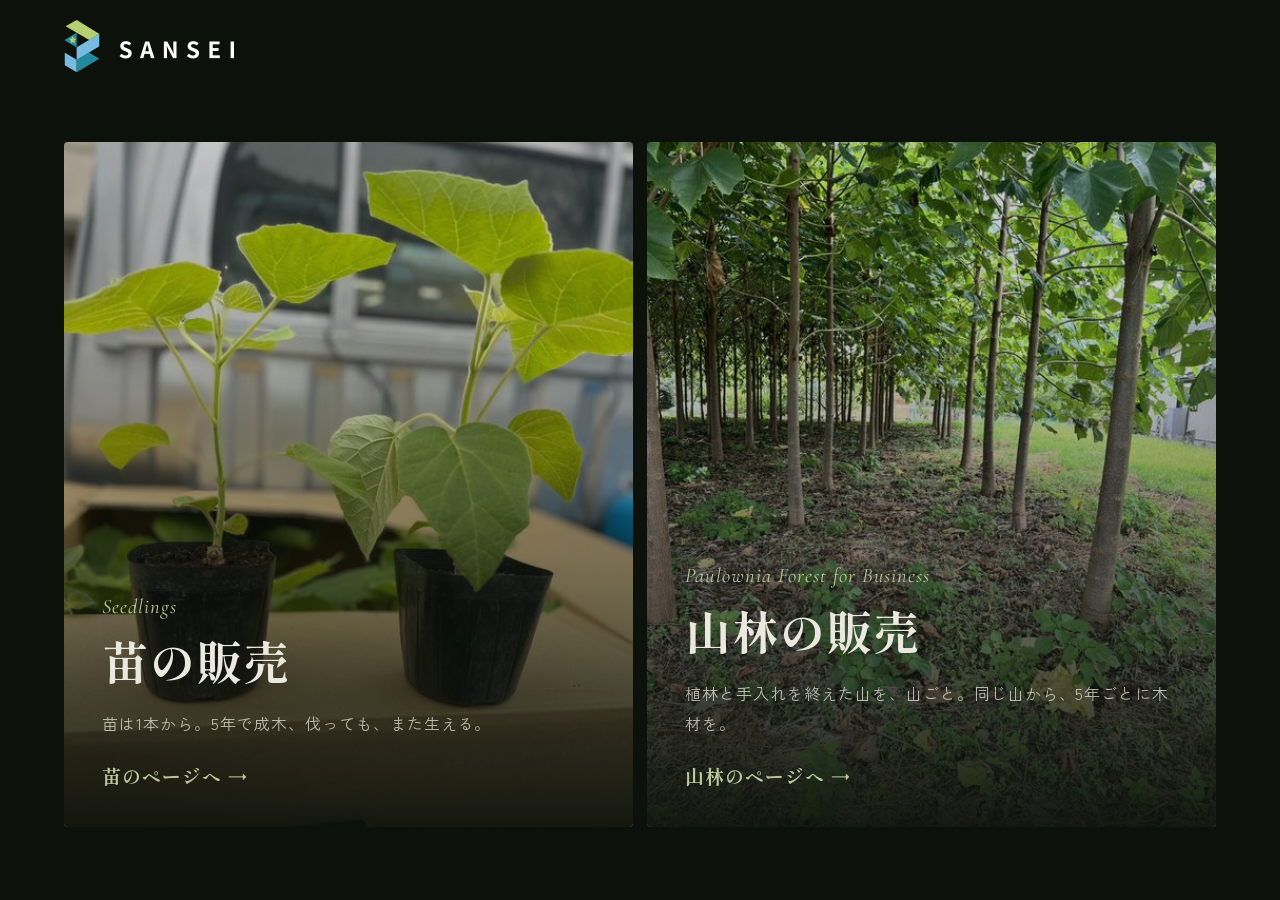
<file: index.html>
<!doctype html>
<html lang="ja">
<head>
<meta charset="utf-8">
<meta name="viewport" content="width=device-width,initial-scale=1">
<title>京都皇帝早生桐 LP｜株式会社SANSEI</title>
<meta name="robots" content="noindex,nofollow">
<link rel="icon" href="nae/img/icon-32x32.jpg" sizes="32x32">
<link rel="preconnect" href="https://fonts.googleapis.com"><link rel="preconnect" href="https://fonts.gstatic.com" crossorigin>
<link rel="stylesheet" href="https://fonts.googleapis.com/css2?family=Cormorant+Garamond:ital,wght@1,400&family=Shippori+Mincho+B1:wght@700;800&family=Zen+Kaku+Gothic+New:wght@400;500&display=swap">
<style>
:root{--deep:#0c110b;--cream:#f2ede1;--leaf:#b9c99a}
*{box-sizing:border-box}body{margin:0;min-height:100svh;background:var(--deep);color:#ebe9df;font-family:"Zen Kaku Gothic New",system-ui,sans-serif;letter-spacing:.06em}
header{padding:20px clamp(20px,5vw,72px)}.logo{display:inline-block}.logo img{height:52px;width:auto;display:block}
main{display:grid;gap:14px;padding:clamp(24px,5vh,60px) clamp(20px,5vw,72px) 60px}
@media(min-width:900px){main{grid-template-columns:1fr 1fr;min-height:calc(100svh - 110px)}}
a.door{position:relative;display:flex;align-items:flex-end;min-height:62svh;overflow:hidden;color:inherit;text-decoration:none;border-radius:4px}
a.door img{position:absolute;inset:0;width:100%;height:100%;object-fit:cover;transition:transform 1.8s cubic-bezier(.16,1,.3,1)}
a.door:hover img{transform:scale(1.06)}
a.door::after{content:"";position:absolute;inset:0;background:linear-gradient(0deg,rgba(12,17,11,.95),rgba(12,17,11,.2) 70%)}
.in{position:relative;z-index:2;padding:clamp(22px,3vw,44px)}
.en{font-family:"Cormorant Garamond",serif;font-style:italic;color:var(--leaf);font-size:clamp(17px,1.6vw,22px)}
h2{font-family:"Shippori Mincho B1",serif;font-weight:800;font-size:clamp(30px,3.6vw,56px);line-height:1.25;margin:.3em 0 .4em}
p{margin:0;color:rgba(235,233,223,.75);font-size:16px;line-height:1.9}
.go{display:inline-block;margin-top:1.2em;color:var(--leaf);font-family:"Shippori Mincho B1",serif;font-weight:700;font-size:19px}
</style>
</head>
<body>
<header><span class="logo"><img src="nae/img/logo-header.png" srcset="nae/img/logo-header.png 1x, nae/img/logo-header-sp.png 2x" alt="株式会社SANSEI" width="170" height="52"></span></header>
<main>
  <a class="door" href="nae/"><img src="nae/img/seedlings-pair-sm.jpg" alt=""><div class="in"><span class="en">Seedlings</span><h2>苗の販売</h2><p>苗は1本から。5年で成木、伐っても、また生える。</p><span class="go">苗のページへ →</span></div></a>
  <a class="door" href="sanrin/"><img src="sanrin/img/oita-rows-sm.jpg" alt=""><div class="in"><span class="en">Paulownia Forest for Business</span><h2>山林の販売</h2><p>植林と手入れを終えた山を、山ごと。同じ山から、5年ごとに木材を。</p><span class="go">山林のページへ →</span></div></a>
</main>
</body>
</html>
</file>
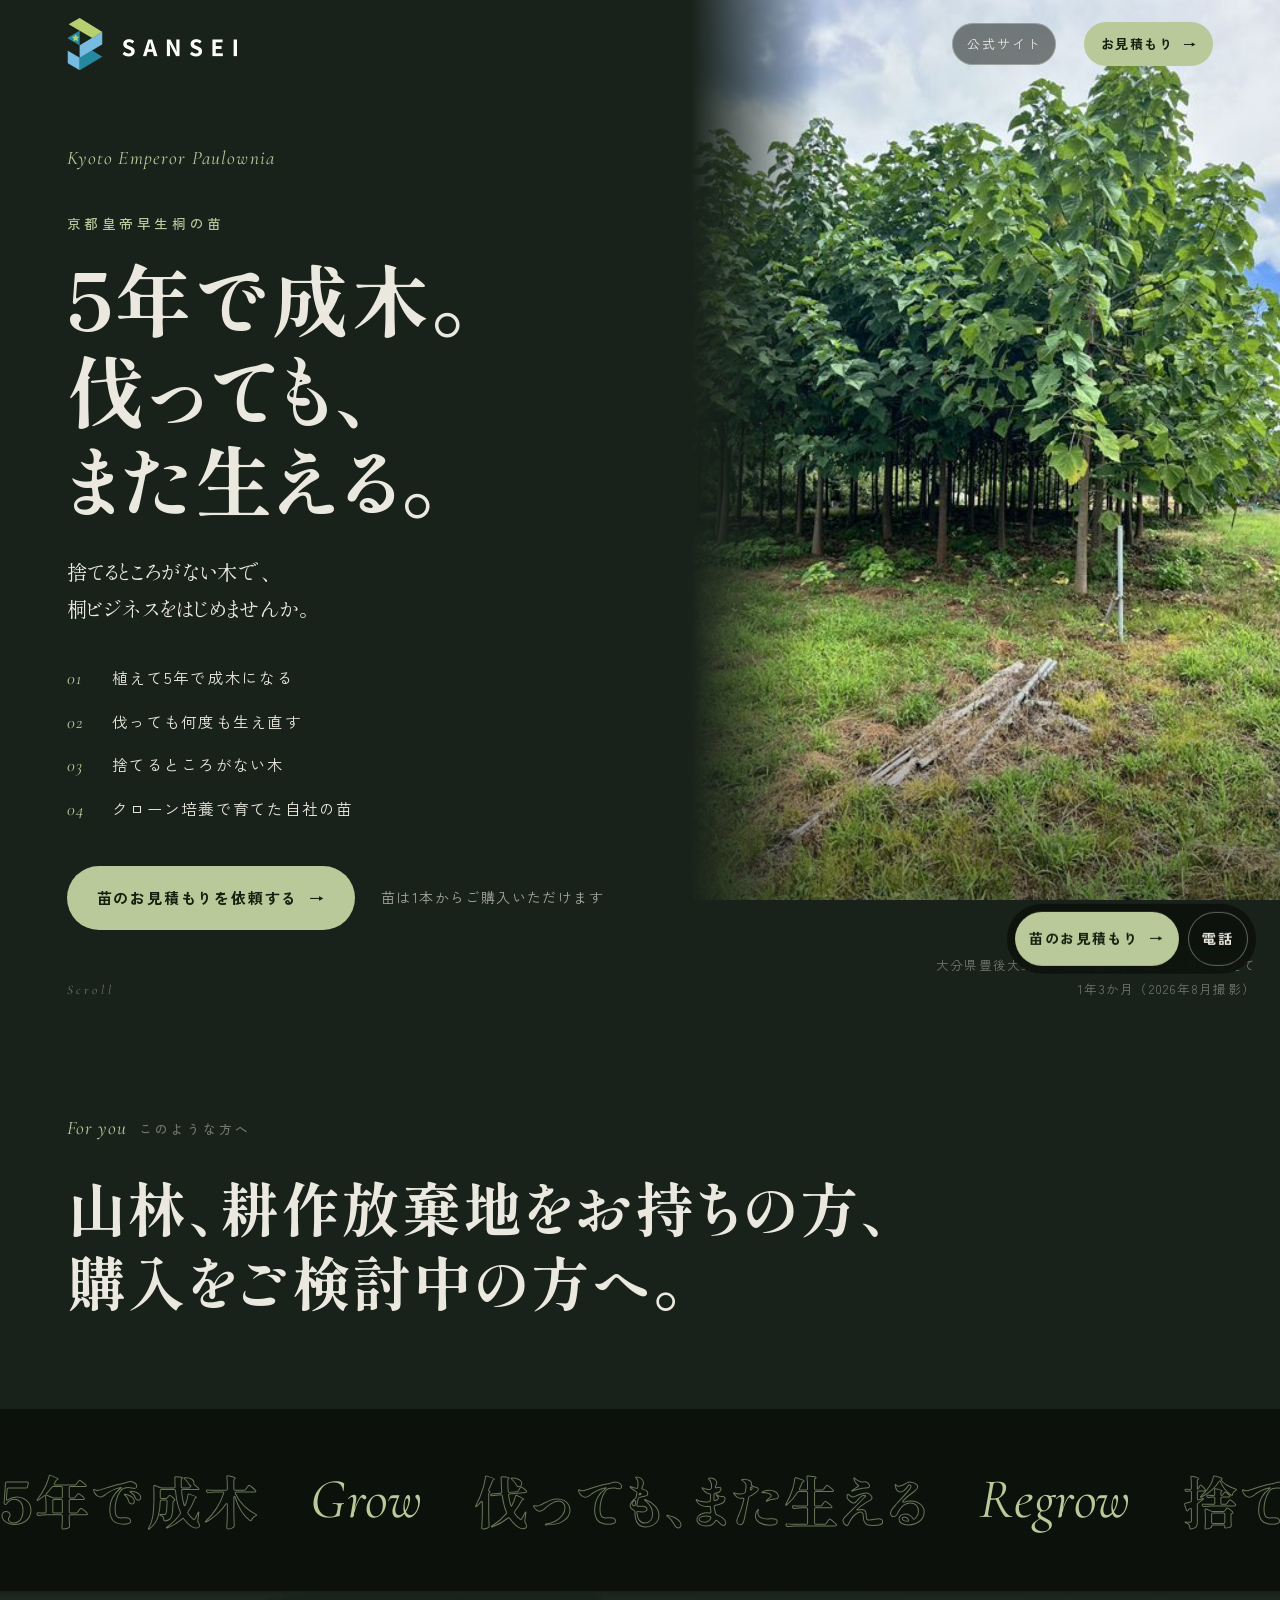
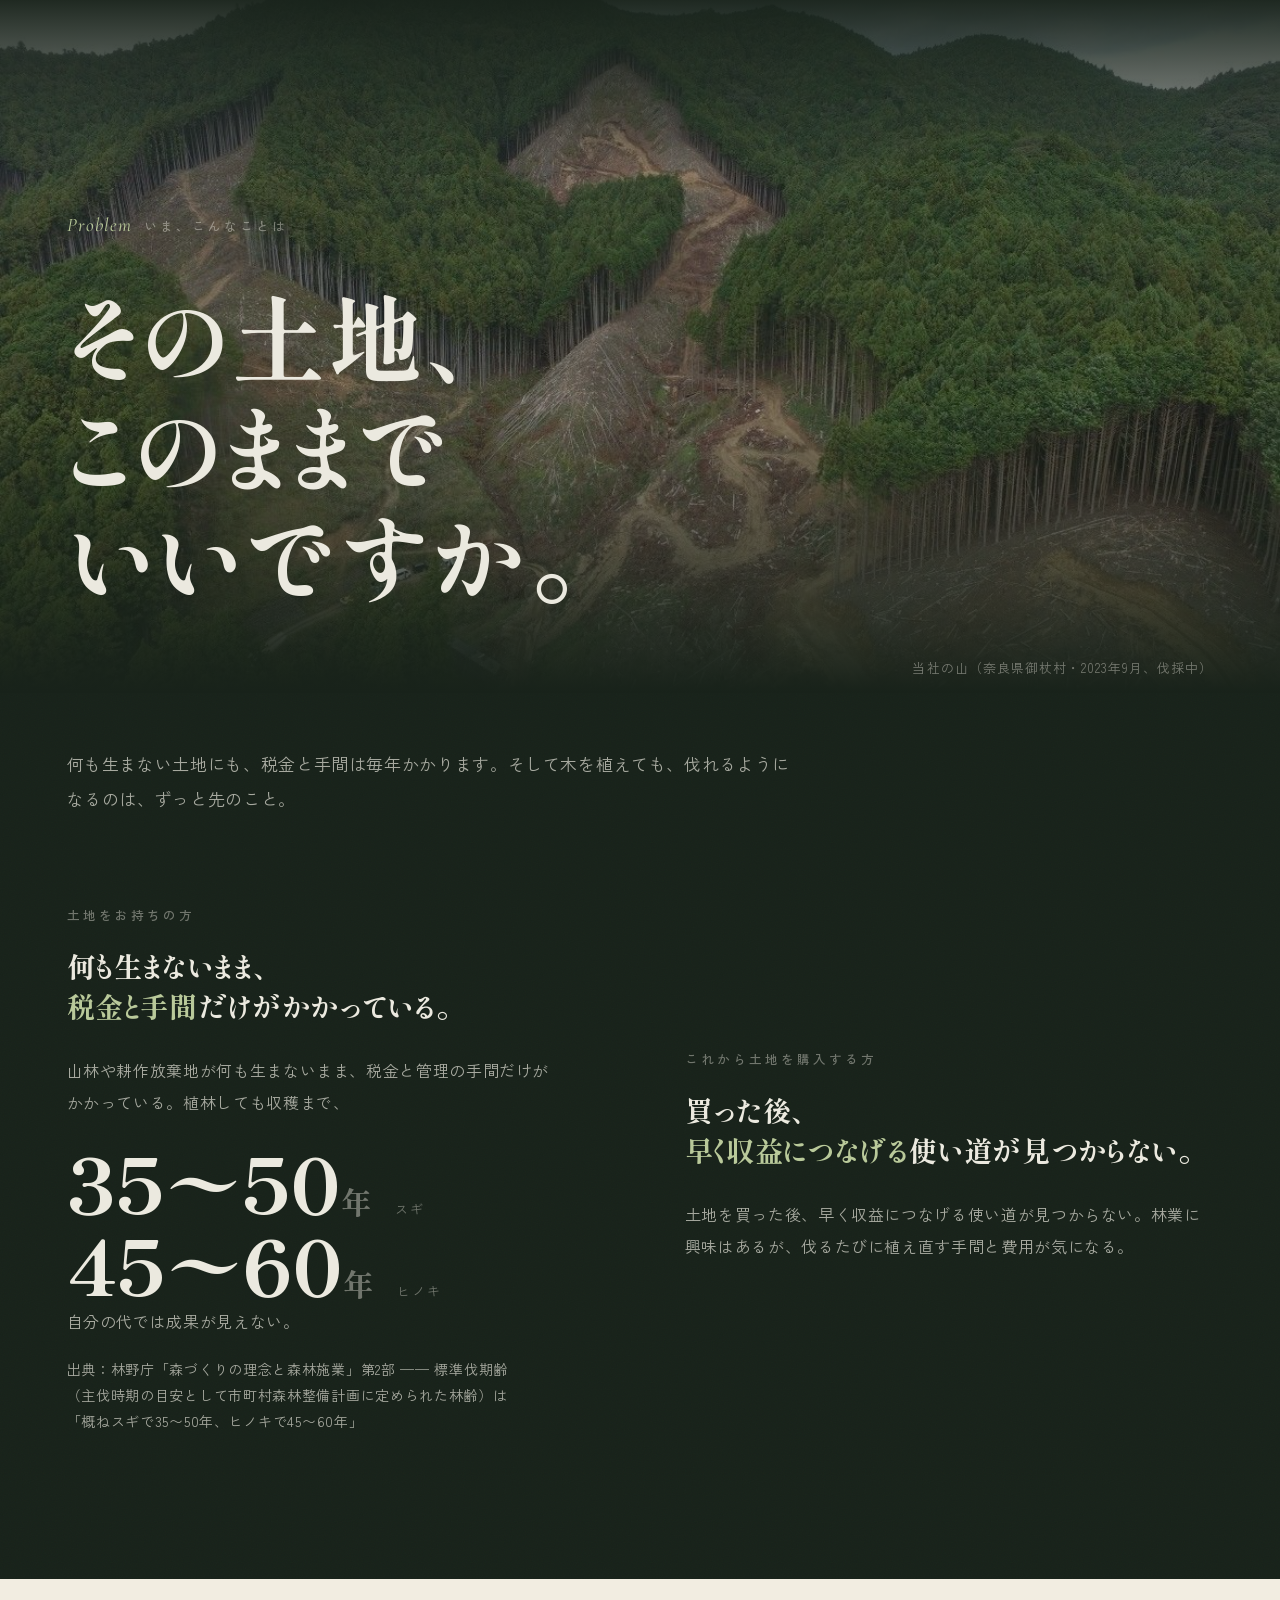
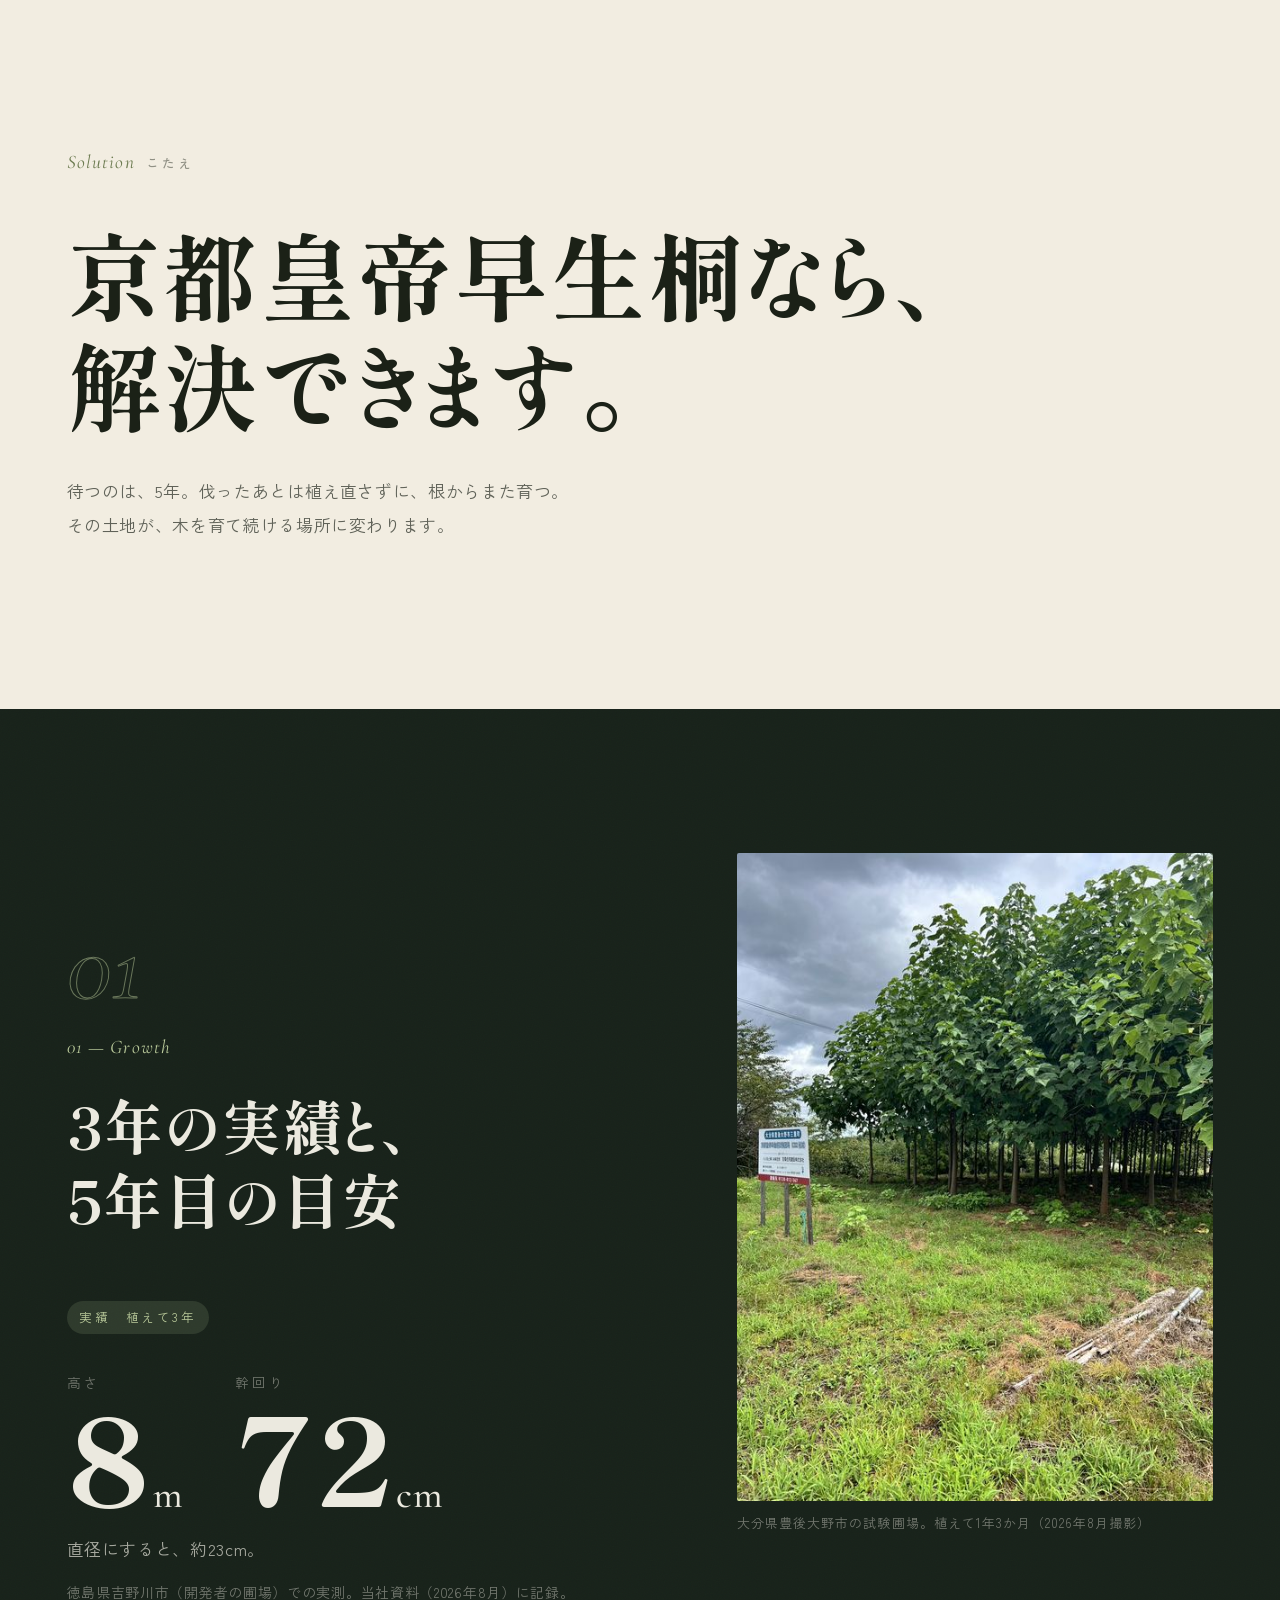
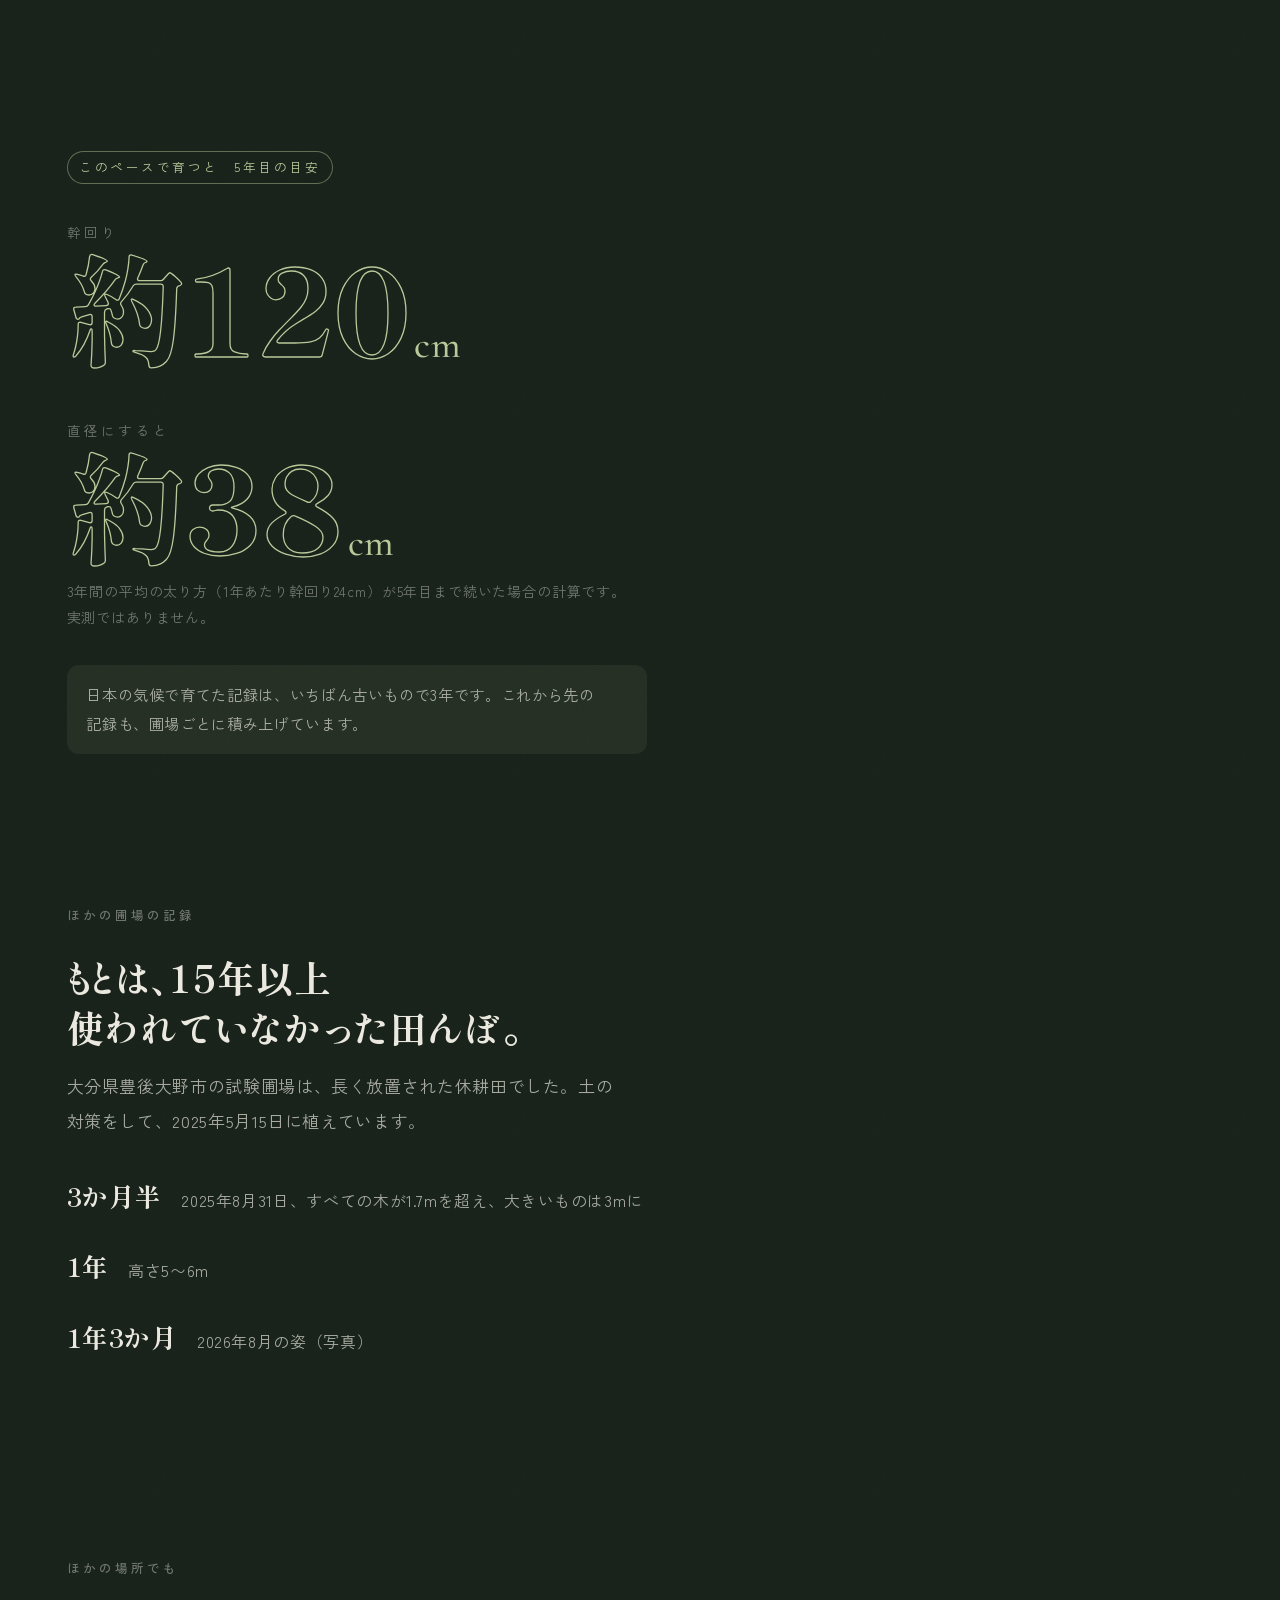
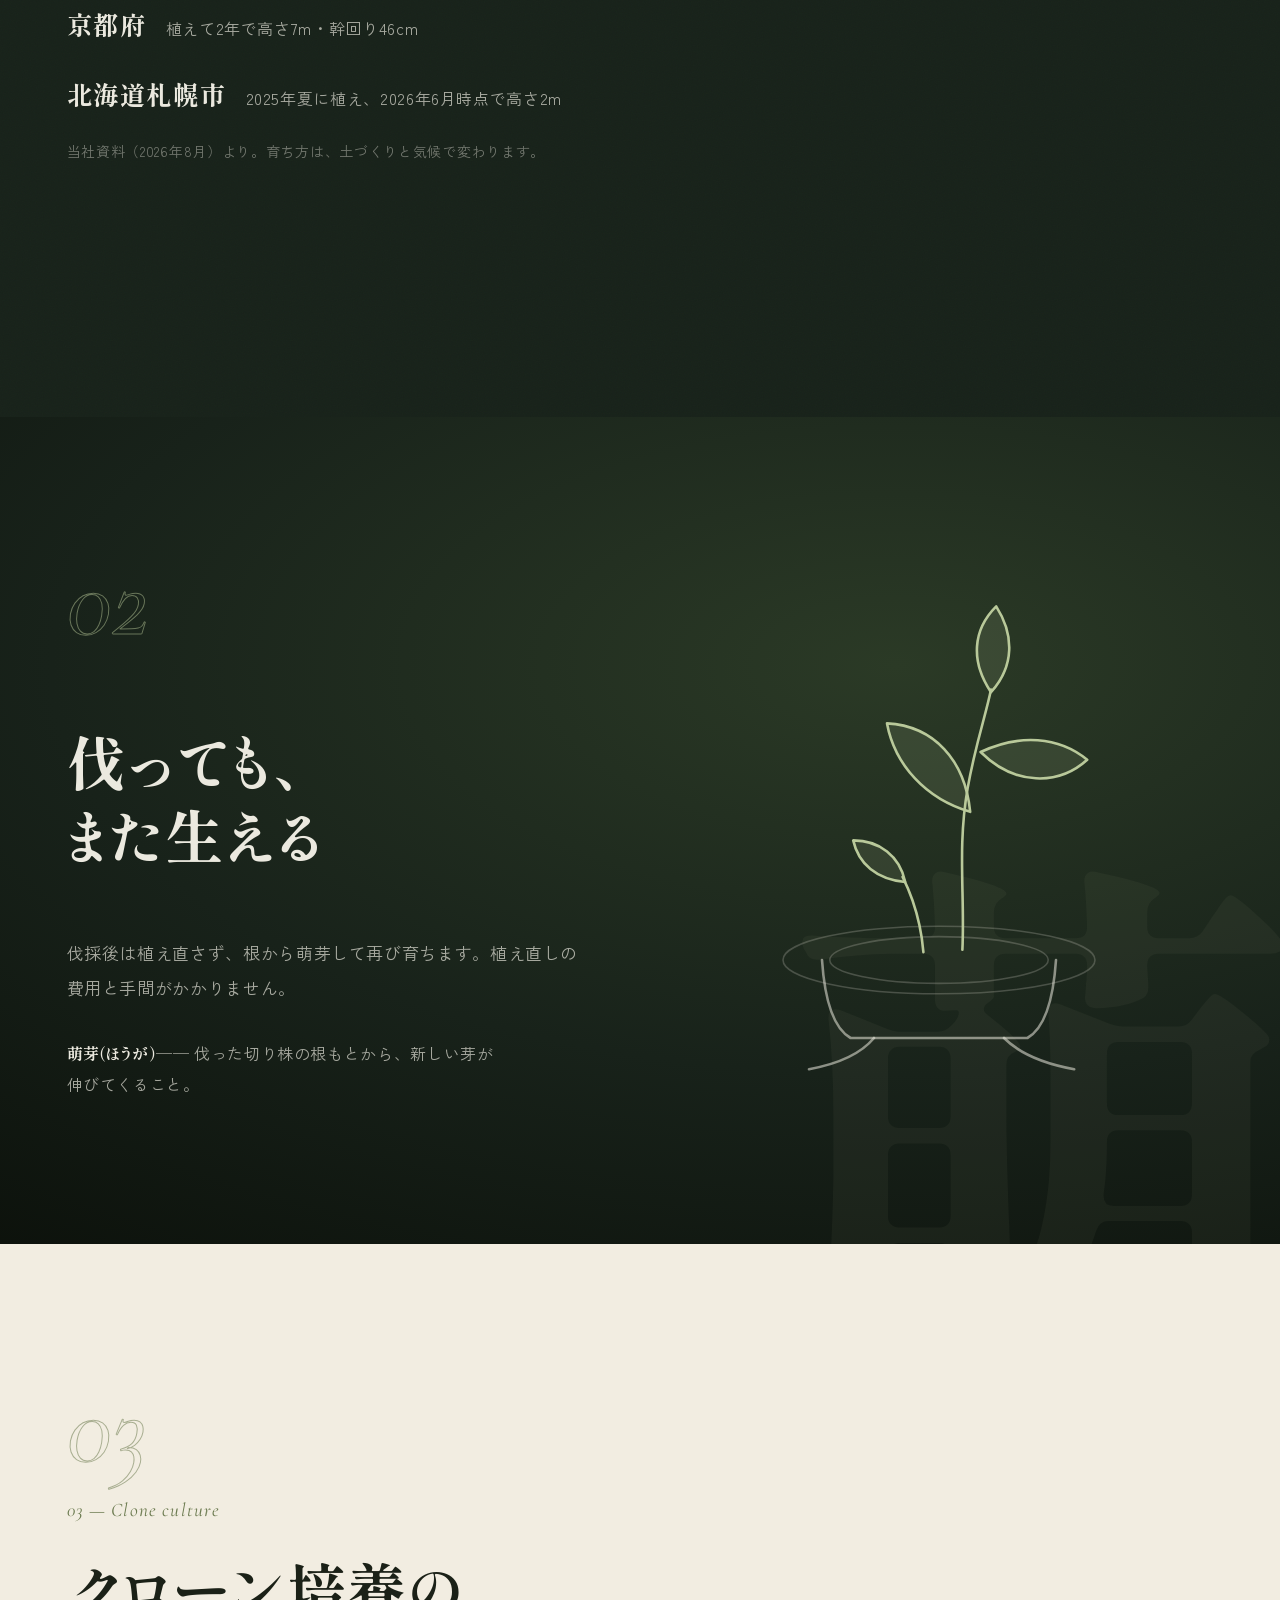
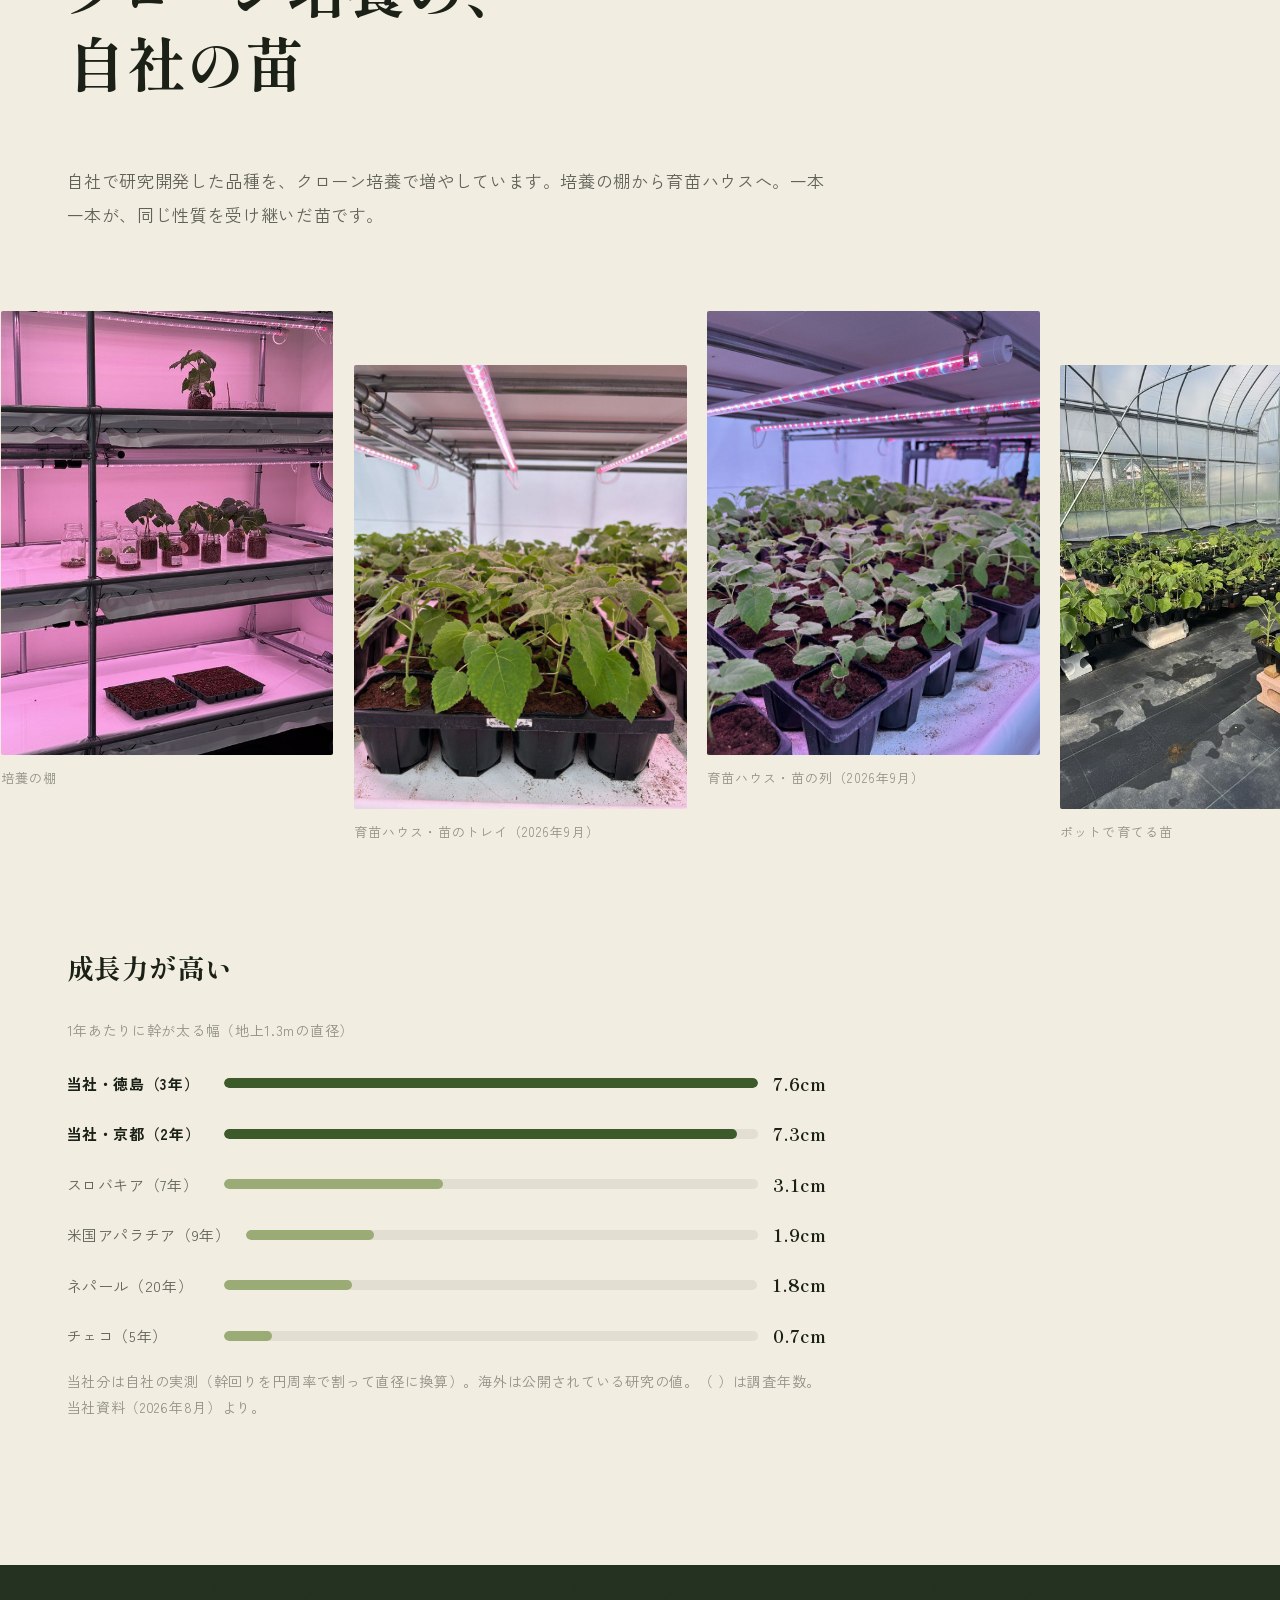
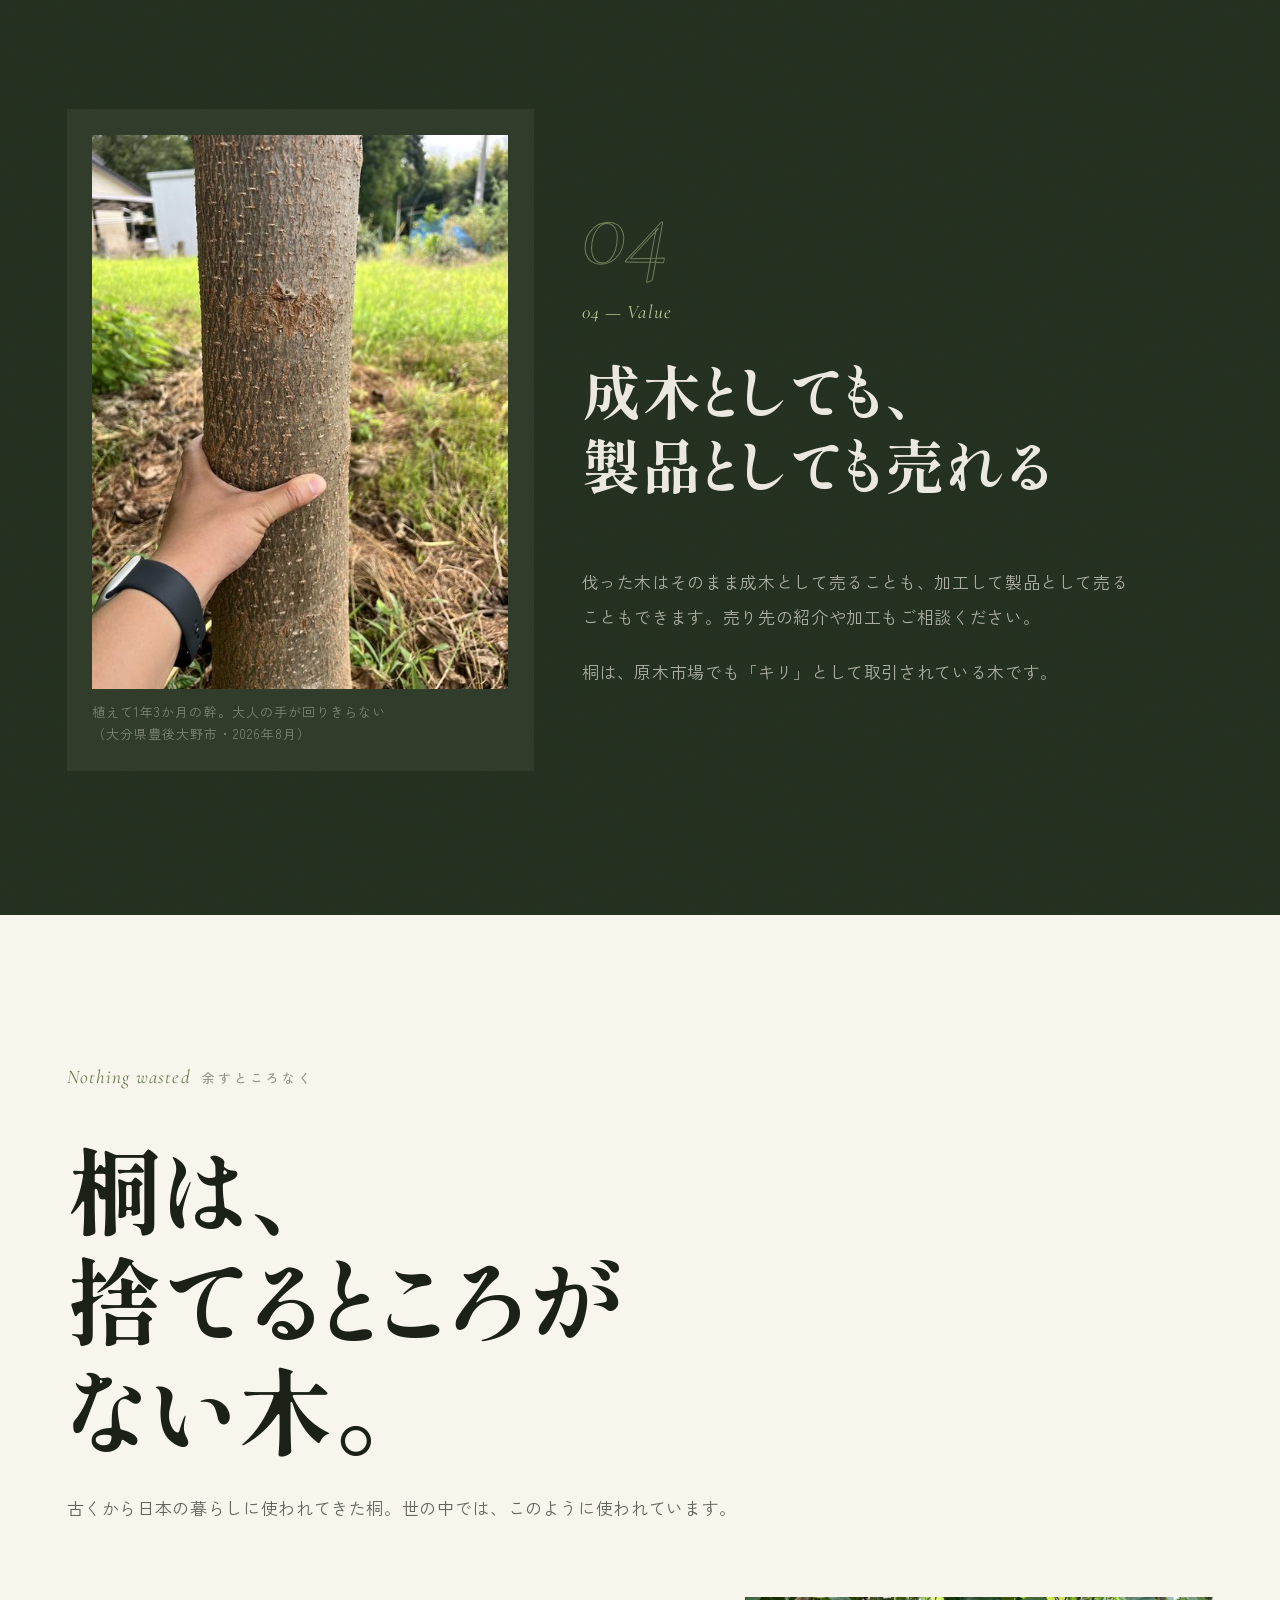
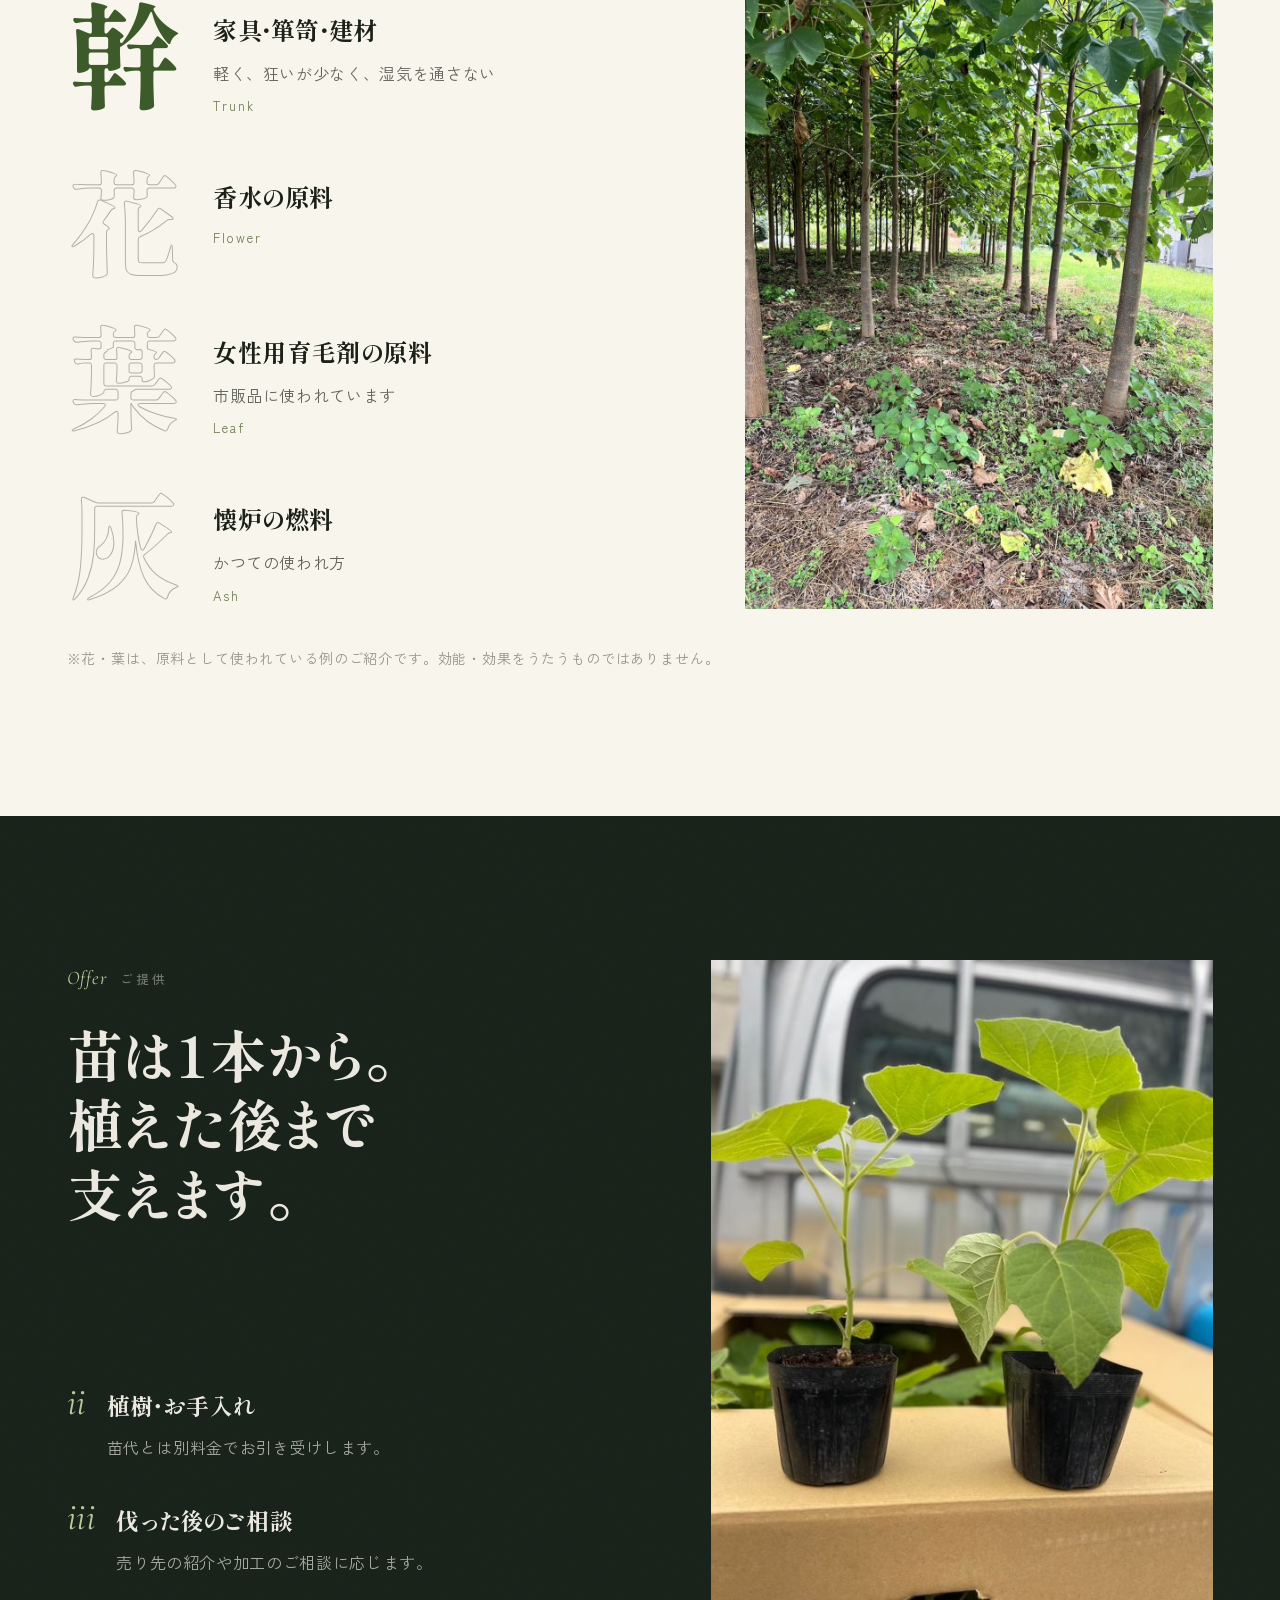
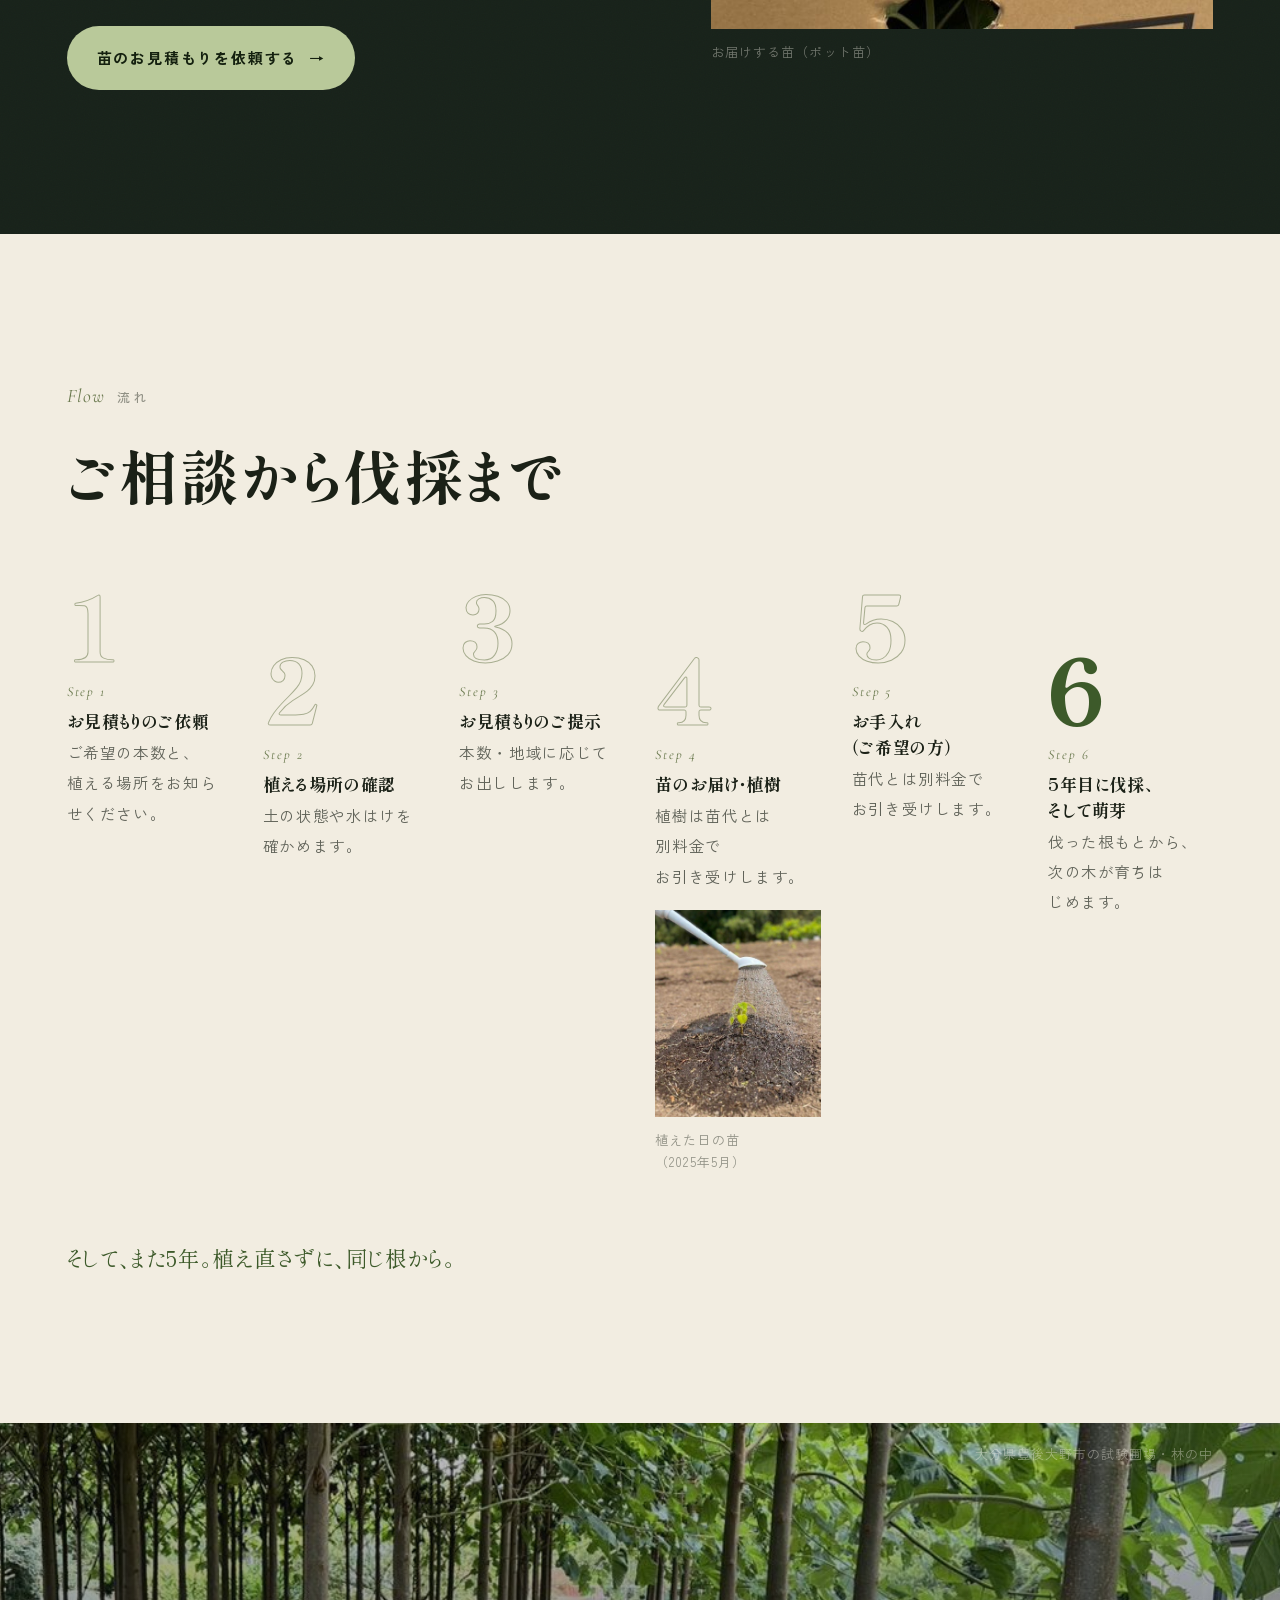
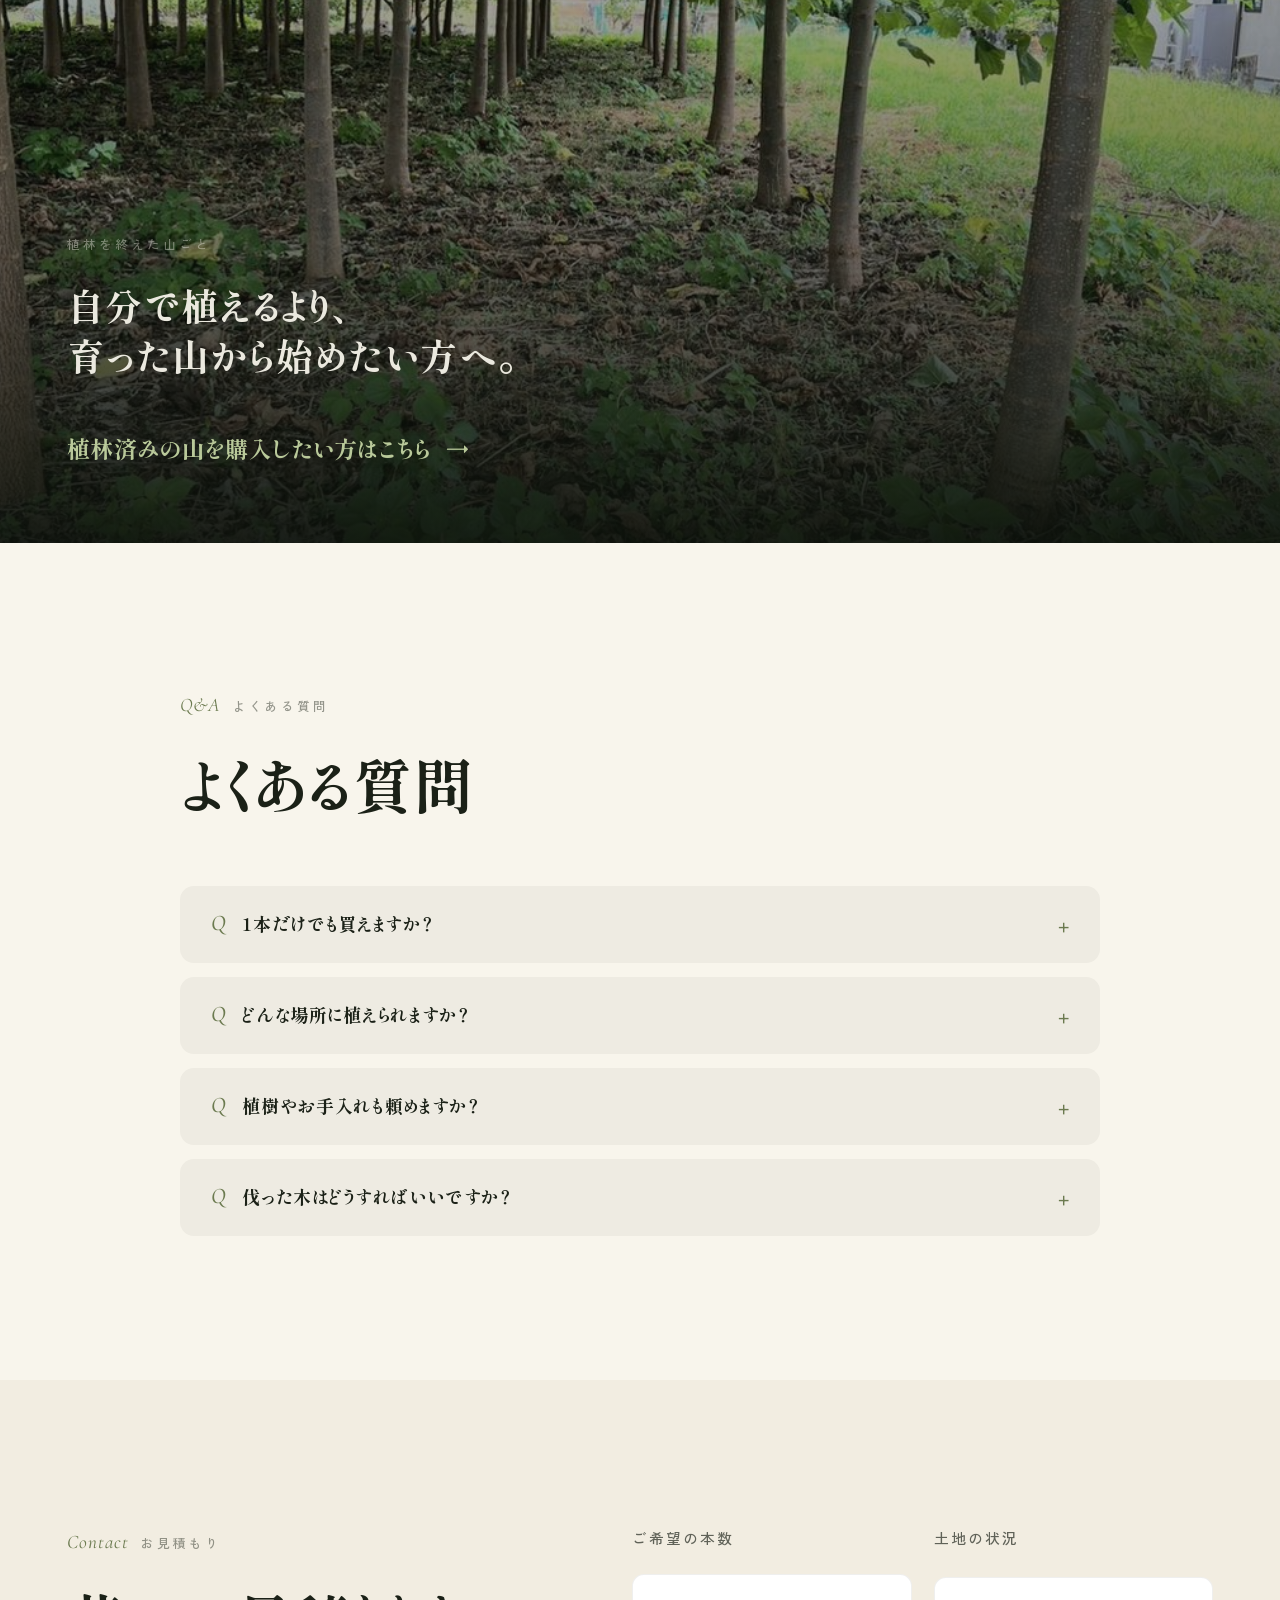
<file: nae/index.html>
<!doctype html>
<html lang="ja">
<head>
<meta charset="utf-8">
<meta name="viewport" content="width=device-width,initial-scale=1,viewport-fit=cover">
<title>京都皇帝早生桐の苗の販売｜1本から・5年で成木、伐っても萌芽｜株式会社SANSEI</title>
<meta name="description" content="京都皇帝早生桐の苗を1本から販売しています。植えて3年で高さ8m・幹回り72cmの実測。伐っても根から萌芽し、植え直しは不要。クローン培養で育てた自社の苗です。植樹・お手入れ・伐った後のご相談まで。お見積もりは無料でご依頼いただけます。">
<meta name="robots" content="noindex,nofollow">
<meta property="og:type" content="website">
<meta property="og:title" content="京都皇帝早生桐の苗｜5年で成木。伐っても、また生える。">
<meta property="og:description" content="捨てるところがない木で、桐ビジネスをはじめませんか。苗は1本から。">
<meta property="og:image" content="img/oita-grove-lg.jpg">
<meta name="theme-color" content="#18221a">
<link rel="icon" href="img/icon-32x32.jpg" sizes="32x32">
<link rel="icon" href="img/icon-192x192.jpg" sizes="192x192">
<link rel="apple-touch-icon" href="img/icon-180x180.jpg">
<link rel="preconnect" href="https://fonts.googleapis.com">
<link rel="preconnect" href="https://fonts.gstatic.com" crossorigin>
<link rel="stylesheet" href="https://fonts.googleapis.com/css2?family=Cormorant+Garamond:ital,wght@0,500;1,400;1,500&family=Shippori+Mincho+B1:wght@500;700;800&family=Zen+Kaku+Gothic+New:wght@400;500;700&display=swap">
<link rel="stylesheet" href="assets/lp.css">
<link rel="preload" as="image" href="img/oita-grove-lg.jpg" imagesrcset="img/oita-grove-sm.jpg 720w, img/oita-grove-lg.jpg 1050w" imagesizes="(min-width:960px) 46vw, 100vw">
<script type="application/ld+json">
{"@context":"https://schema.org","@graph":[
 {"@type":"Organization","name":"株式会社SANSEI","url":"https://sansei-japan.com/","email":"info@sansei-japan.com","telephone":"075-748-9188",
  "address":{"@type":"PostalAddress","postalCode":"600-8813","addressRegion":"京都府","addressLocality":"京都市下京区","streetAddress":"中堂寺南町134番地 KRP2号館 2階201号室","addressCountry":"JP"}},
 {"@type":"FAQPage","mainEntity":[
  {"@type":"Question","name":"1本だけでも買えますか？","acceptedAnswer":{"@type":"Answer","text":"はい、1本からご購入いただけます。"}},
  {"@type":"Question","name":"どんな場所に植えられますか？","acceptedAnswer":{"@type":"Answer","text":"水はけと土づくりが育ちを左右します。大分県豊後大野市の試験圃場は、もとは15年以上使われていなかった休耕田でしたが、土の対策をして植え、1年3か月でここまで育ちました。北海道札幌市でも育っています。植える場所は、お見積もりの前に確認してご提案します。"}},
  {"@type":"Question","name":"植樹やお手入れも頼めますか？","acceptedAnswer":{"@type":"Answer","text":"はい、苗代とは別料金でお引き受けします。"}},
  {"@type":"Question","name":"伐った木はどうすればいいですか？","acceptedAnswer":{"@type":"Answer","text":"売り先の紹介や加工のご相談に応じます。"}}
 ]}
]}
</script>
</head>
<body>

<!-- ============ ヘッダ ============ -->
<header class="hd">
  <a class="brand" href="https://sansei-japan.com/" aria-label="株式会社SANSEI 公式サイトへ"><img src="img/logo-header.png" srcset="img/logo-header.png 1x, img/logo-header-sp.png 2x" alt="株式会社SANSEI" width="170" height="52"></a>
  <nav class="hd__r" aria-label="ヘッダー">
    <a class="hd__home" href="https://sansei-japan.com/">公式サイト</a>
    <a class="pill" href="#contact">お見積もり <span class="arw">→</span></a>
  </nav>
</header>

<main id="top">

<!-- ============ ヒーロー ============ -->
<section class="hero" aria-labelledby="h1">
  <div class="hero__body">
    <p class="eyebrow" data-reveal>Kyoto Emperor Paulownia</p>
    <h1 id="h1" class="display lines" style="margin-top:.5em">
      <span class="kw">京都皇帝早生桐の苗</span>
      <span class="ln"><span>5年で成木。</span></span>
      <span class="ln"><span>伐っても、</span></span>
      <span class="ln"><span>また生える。</span></span>
    </h1>
    <p class="hero__sub" data-reveal data-delay="2">捨てるところがない木で、<br>桐ビジネスをはじめませんか。</p>
    <ol class="points" data-reveal data-delay="3">
      <li><span>01</span>植えて5年で成木になる</li>
      <li><span>02</span>伐っても何度も生え直す</li>
      <li><span>03</span>捨てるところがない木</li>
      <li><span>04</span>クローン培養で育てた自社の苗</li>
    </ol>
    <div class="hero__cta" data-reveal data-delay="4">
      <a class="pill pill--lg" href="#contact">苗のお見積もりを依頼する <span class="arw">→</span></a>
      <small>苗は1本からご購入いただけます</small>
    </div>
  </div>
  <div class="hero__media">
    <img src="img/oita-grove-lg.jpg" srcset="img/oita-grove-sm.jpg 720w, img/oita-grove-lg.jpg 1050w" sizes="(min-width:960px) 46vw, 100vw" alt="京都皇帝早生桐の試験圃場。植えて1年3か月で、大きな葉を広げた木がまっすぐ並んでいる" width="1050" height="1400" fetchpriority="high">
  </div>
  <p class="hero__cap">大分県豊後大野市の試験圃場。2025年5月に植えて1年3か月（2026年8月撮影）</p>
  <p class="scroll-cue" aria-hidden="true">Scroll</p>
</section>

<!-- ============ For you（★メインの写真のすぐ下・2026-10-05） ============ -->
<section class="dark sec foryou" aria-labelledby="foryou">
  <div class="wrap">
    <p class="eyebrow" data-reveal>For you <b>このような方へ</b></p>
    <h2 id="foryou" class="title lines" style="margin-top:.4em"><span class="ln"><span>山林、耕作放棄地をお持ちの方、</span></span><span class="ln"><span>購入をご検討中の方へ。</span></span></h2>
  </div>
</section>

<!-- ============ 帯 ============ -->
<div class="marq" aria-hidden="true">
  <div class="marq__track">
    <span>5年で成木</span><span>Grow</span><span>伐っても、また生える</span><span>Regrow</span><span>捨てるところがない木</span><span>Nothing wasted</span><span>クローン培養の自社苗</span><span>Clone</span>
    <span>5年で成木</span><span>Grow</span><span>伐っても、また生える</span><span>Regrow</span><span>捨てるところがない木</span><span>Nothing wasted</span><span>クローン培養の自社苗</span><span>Clone</span>
  </div>
</div>

<!-- ============ Problem ============ -->
<section class="dark grain" aria-labelledby="problem">
  <div class="bleed">
    <img src="img/mitsue-slope-lg.jpg" srcset="img/mitsue-slope-sm.jpg 720w, img/mitsue-slope-lg.jpg 1179w" sizes="100vw" alt="伐採が進む山の斜面を上から見たところ" width="1179" height="870" loading="lazy">
    <div class="bleed__in">
      <p class="eyebrow" data-reveal>Problem <b>いま、こんなことは</b></p>
      <h2 id="problem" class="display lines" style="margin-top:.4em">
        <span class="ln"><span>その土地、</span></span>
        <span class="ln"><span>このままで</span></span>
        <span class="ln"><span>いいですか。</span></span>
      </h2>
    </div>
    <p class="cap">当社の山（奈良県御杖村・2023年9月、伐採中）</p>
  </div>
  <div class="sec" style="padding-top:clamp(40px,6vh,80px)">
    <div class="wrap">
      <p class="lead narrow" data-reveal>何も生まない土地にも、税金と手間は毎年かかります。そして木を植えても、伐れるようになるのは、ずっと先のこと。</p>
      <div class="offset">
        <div class="offset__col" data-reveal>
          <p class="eyebrow"><b>土地をお持ちの方</b></p>
          <h3 style="margin-top:.6em">何も生まないまま、<br><em>税金と手間</em>だけがかかっている。</h3>
          <p>山林や耕作放棄地が何も生まないまま、税金と管理の手間だけがかかっている。植林しても収穫まで、</p>
          <div class="big-years"><b>35〜50<small style="font-size:.4em">年</small></b><small>スギ</small><b>45〜60<small style="font-size:.4em">年</small></b><small>ヒノキ</small></div>
          <p>自分の代では成果が見えない。</p>
          <p class="src">出典：林野庁「森づくりの理念と森林施業」第2部 ── 標準伐期齢（主伐時期の目安として市町村森林整備計画に定められた林齢）は「概ねスギで35〜50年、ヒノキで45〜60年」</p>
        </div>
        <div class="offset__col" data-reveal data-delay="2">
          <p class="eyebrow"><b>これから土地を購入する方</b></p>
          <h3 style="margin-top:.6em">買った後、<br><em>早く収益につなげる</em>使い道が見つからない。</h3>
          <p>土地を買った後、早く収益につなげる使い道が見つからない。林業に興味はあるが、伐るたびに植え直す手間と費用が気になる。</p>
        </div>
      </div>
    </div>
  </div>
</section>

<!-- ============ Solution ============ -->
<section class="cream statement" aria-labelledby="solution">
  <div class="wrap">
    <p class="eyebrow" data-reveal>Solution <b>こたえ</b></p>
    <h2 id="solution" class="display lines" style="margin-top:.4em">
      <span class="ln"><span>京都皇帝早生桐なら、</span></span>
      <span class="ln"><span>解決できます。</span></span>
    </h2>
    <p class="lead" data-reveal data-delay="2">待つのは、5年。伐ったあとは植え直さずに、根からまた育つ。<br>その土地が、木を育て続ける場所に変わります。</p>
  </div>
</section>

<!-- ============ 01 Growth ============ -->
<section class="dark grain sec" aria-labelledby="growth">
  <div class="wrap stage">
    <div class="stage__media" aria-hidden="true">
      <div class="stage__sticky">
        <div class="stage__frame">
          <img class="is-on contain" src="img/tokushima-3y-lg.jpg" alt="" data-cap="徳島県吉野川市（開発者の圃場）。植えて3年の林" loading="lazy">
          <img src="img/oita-side-sm.jpg" srcset="img/oita-side-sm.jpg 720w, img/oita-side-lg.jpg 1050w" sizes="40vw" alt="" data-cap="大分県豊後大野市の試験圃場。植えて1年3か月（2026年8月撮影）" loading="lazy">
          <img src="img/oita-rows-sm.jpg" srcset="img/oita-rows-sm.jpg 720w, img/oita-rows-lg.jpg 1050w" sizes="40vw" alt="" data-cap="同じ圃場の林の中。幹が等間隔にまっすぐ並ぶ" loading="lazy">
        </div>
        <p class="cap stage__cap">徳島県吉野川市（開発者の圃場）。植えて3年の林</p>
      </div>
    </div>
    <div class="stage__steps">
      <div data-show="0">
        <div class="feat-head">
          <span class="feat-no" aria-hidden="true">01</span>
          <p class="eyebrow" data-reveal>01 — Growth</p>
          <h2 id="growth" class="title lines"><span class="ln"><span>3年の実績と、</span></span><span class="ln"><span>5年目の目安</span></span></h2>
        </div>
        <figure class="step__img"><img class="contain" src="img/tokushima-3y-lg.jpg" alt="徳島県吉野川市の圃場。植えて3年の林の中に人が立っている" loading="lazy"><figcaption class="cap">徳島県吉野川市（開発者の圃場）。植えて3年</figcaption></figure>
        <span class="tag" data-reveal>実績　植えて3年</span>
        <dl class="kv" data-reveal>
          <div><dt>高さ</dt><dd><span data-count="8">8</span><small>m</small></dd></div>
          <div><dt>幹回り</dt><dd><span data-count="72">72</span><small>cm</small></dd></div>
        </dl>
        <p class="lead" data-reveal>直径にすると、約23cm。</p>
        <p class="src" data-reveal style="margin-top:1em">徳島県吉野川市（開発者の圃場）での実測。当社資料（2026年8月）に記録。</p>
      </div>

      <div data-show="0">
        <span class="tag tag--calc" data-reveal>このペースで育つと　5年目の目安</span>
        <dl class="kv kv--ghost" data-reveal>
          <div><dt>幹回り</dt><dd>約<span data-count="120">120</span><small>cm</small></dd></div>
          <div><dt>直径にすると</dt><dd>約<span data-count="38">38</span><small>cm</small></dd></div>
        </dl>
        <p class="note" data-reveal>3年間の平均の太り方（1年あたり幹回り24cm）が5年目まで続いた場合の計算です。実測ではありません。</p>
        <p class="honest" data-reveal>日本の気候で育てた記録は、いちばん古いもので3年です。これから先の記録も、圃場ごとに積み上げています。</p>
      </div>

      <div data-show="1">
        <figure class="step__img"><img src="img/oita-side-sm.jpg" alt="大分県豊後大野市の試験圃場。看板の数倍の高さに育った木が並ぶ" loading="lazy"><figcaption class="cap">大分県豊後大野市の試験圃場（2026年8月撮影）</figcaption></figure>
        <p class="eyebrow" data-reveal><b>ほかの圃場の記録</b></p>
        <h3 class="title-s" data-reveal style="margin-top:.6em">もとは、15年以上<br>使われていなかった田んぼ。</h3>
        <p class="lead" data-reveal style="margin-top:1em">大分県豊後大野市の試験圃場は、長く放置された休耕田でした。土の対策をして、2025年5月15日に植えています。</p>
        <ul class="records" data-reveal>
          <li><b>3か月半</b><span>2025年8月31日、すべての木が1.7mを超え、大きいものは3mに</span></li>
          <li><b>1年</b><span>高さ5〜6m</span></li>
          <li><b>1年3か月</b><span>2026年8月の姿（写真）</span></li>
        </ul>
        <p class="src" data-reveal style="margin-top:1.4em">当社の記録（植えた日から月ごとに写真と作業を記録）</p>
      </div>

      <div data-show="2">
        <figure class="step__img"><img src="img/oita-rows-sm.jpg" alt="試験圃場の林の中。幹が等間隔にまっすぐ並んでいる" loading="lazy"><figcaption class="cap">大分県豊後大野市の試験圃場・林の中</figcaption></figure>
        <p class="eyebrow" data-reveal><b>ほかの場所でも</b></p>
        <ul class="records" data-reveal style="margin-top:1em">
          <li><b>京都府</b><span>植えて2年で高さ7m・幹回り46cm</span></li>
          <li><b>北海道札幌市</b><span>2025年夏に植え、2026年6月時点で高さ2m</span></li>
        </ul>
        <p class="src" data-reveal style="margin-top:1.4em">当社資料（2026年8月）より。育ち方は、土づくりと気候で変わります。</p>
      </div>
    </div>
  </div>
</section>

<!-- ============ 02 Regrowth ============ -->
<section class="field sec" aria-labelledby="regrowth">
  <span class="field__glyph" aria-hidden="true">萌</span>
  <div class="wrap regrow">
    <div>
      <div class="feat-head">
        <span class="feat-no" aria-hidden="true">02</span>
        <p class="eyebrow" data-reveal>02 — Regrowth</p>
        <h2 id="regrowth" class="title lines"><span class="ln"><span>伐っても、</span></span><span class="ln"><span>また生える</span></span></h2>
      </div>
      <p class="lead" data-reveal>伐採後は植え直さず、根から萌芽して再び育ちます。植え直しの費用と手間がかかりません。</p>
      <p class="define" data-reveal><dfn>萌芽（ほうが）</dfn>── 伐った切り株の根もとから、新しい芽が伸びてくること。</p>
    </div>
    <svg class="sprout" viewBox="0 0 400 400" role="img" aria-label="伐った切り株の根もとから新しい芽が伸びる様子の線画">
      <ellipse class="ring" cx="200" cy="300" rx="120" ry="26" pathLength="1"/>
      <ellipse class="ring" cx="200" cy="300" rx="84" ry="18" pathLength="1"/>
      <path class="stump" d="M110 300 C112 330 118 352 132 360 L268 360 C282 352 288 330 290 300" pathLength="1"/>
      <path class="stump" d="M150 360 C140 372 122 380 100 384 M250 360 C262 372 282 380 304 384" pathLength="1"/>
      <path class="d2" d="M218 292 C220 250 214 214 222 168 C228 134 236 112 240 92" pathLength="1"/>
      <path class="leaf d3" d="M224 186 C190 176 166 150 160 118 C196 120 220 146 224 186 Z" pathLength="1"/>
      <path class="leaf d3" d="M232 140 C262 126 292 128 314 146 C292 166 258 166 232 140 Z" pathLength="1"/>
      <path class="leaf d4" d="M240 94 C224 70 226 46 244 28 C258 50 258 74 240 94 Z" pathLength="1"/>
      <path class="d4" d="M188 294 C186 270 180 252 172 236" pathLength="1"/>
      <path class="leaf d4" d="M174 240 C152 238 138 226 134 208 C154 208 170 220 174 240 Z" pathLength="1"/>
    </svg>
  </div>
</section>

<!-- ============ 03 Clone culture ============ -->
<section class="cream sec" aria-labelledby="clone">
  <div class="wrap">
    <div class="feat-head">
      <span class="feat-no" aria-hidden="true">03</span>
      <p class="eyebrow" data-reveal>03 — Clone culture</p>
      <h2 id="clone" class="title lines"><span class="ln"><span>クローン培養の、</span></span><span class="ln"><span>自社の苗</span></span></h2>
    </div>
    <p class="lead narrow" data-reveal>自社で研究開発した品種を、クローン培養で増やしています。培養の棚から育苗ハウスへ。一本一本が、同じ性質を受け継いだ苗です。</p>
  </div>
  <div class="reel" data-reveal="fade">
    <figure><img src="img/culture-shelf-sm.jpg" alt="桃色の育成灯に照らされた培養の棚。小さな苗と培養の容器が並ぶ" loading="lazy"><figcaption class="cap">培養の棚</figcaption></figure>
    <figure><img src="img/house-tray-lg.jpg" alt="育苗ハウスのトレイに並ぶ小さな苗" loading="lazy"><figcaption class="cap">育苗ハウス・苗のトレイ（2026年9月）</figcaption></figure>
    <figure><img src="img/house-row-lg.jpg" alt="育苗ハウスに並ぶ苗の列" loading="lazy"><figcaption class="cap">育苗ハウス・苗の列（2026年9月）</figcaption></figure>
    <figure><img src="img/house-pots-sm.jpg" alt="ビニールハウスの中にポット苗が並ぶ様子" loading="lazy"><figcaption class="cap">ポットで育てる苗</figcaption></figure>
    <figure><img src="img/house-leaves-lg.jpg" alt="大きく広がった苗の葉" loading="lazy"><figcaption class="cap">育苗ハウス・葉の広がり（2026年9月）</figcaption></figure>
  </div>
  <div class="wrap compare compare--one">
    <div data-reveal>
      <h3>成長力が高い</h3>
      <p class="src">1年あたりに幹が太る幅（地上1.3mの直径）</p>
      <ul class="growth-bars">
        <li class="ours"><span class="who">当社・徳島（3年）</span><span class="gbar"><i style="--w:100%"></i></span><span class="v">7.6cm</span></li>
        <li class="ours"><span class="who">当社・京都（2年）</span><span class="gbar"><i style="--w:96%"></i></span><span class="v">7.3cm</span></li>
        <li><span class="who">スロバキア（7年）</span><span class="gbar"><i style="--w:41%"></i></span><span class="v">3.1cm</span></li>
        <li><span class="who">米国アパラチア（9年）</span><span class="gbar"><i style="--w:25%"></i></span><span class="v">1.9cm</span></li>
        <li><span class="who">ネパール（20年）</span><span class="gbar"><i style="--w:24%"></i></span><span class="v">1.8cm</span></li>
        <li><span class="who">チェコ（5年）</span><span class="gbar"><i style="--w:9%"></i></span><span class="v">0.7cm</span></li>
      </ul>
      <p class="src" style="margin-top:1.2em">当社分は自社の実測（幹回りを円周率で割って直径に換算）。海外は公開されている研究の値。（ ）は調査年数。当社資料（2026年8月）より。</p>
    </div>
  </div>
</section>

<!-- ============ 04 Value ============ -->
<section class="moss grain sec" aria-labelledby="value">
  <div class="wrap value">
    <figure class="frame" data-reveal><img src="img/oita-trunk-sm.jpg" srcset="img/oita-trunk-sm.jpg 720w, img/oita-trunk-lg.jpg 1050w" sizes="(min-width:900px) 36vw, 100vw" alt="桐の幹を大人の手で握ろうとしているが、指が届かないほどの太さ" loading="lazy"><figcaption class="cap">植えて1年3か月の幹。大人の手が回りきらない（大分県豊後大野市・2026年8月）</figcaption></figure>
    <div>
      <div class="feat-head">
        <span class="feat-no" aria-hidden="true">04</span>
        <p class="eyebrow" data-reveal>04 — Value</p>
        <h2 id="value" class="title lines"><span class="ln"><span>成木としても、</span></span><span class="ln"><span>製品としても売れる</span></span></h2>
      </div>
      <p class="lead" data-reveal>伐った木はそのまま成木として売ることも、加工して製品として売ることもできます。売り先の紹介や加工もご相談ください。</p>
      <p class="lead" data-reveal style="margin-top:1.2em">桐は、原木市場でも「キリ」として取引されている木です。</p>
    </div>
  </div>
</section>

<!-- ============ Nothing wasted ============ -->
<section class="paper sec" aria-labelledby="uses">
  <div class="wrap">
    <p class="eyebrow" data-reveal>Nothing wasted <b>余すところなく</b></p>
    <h2 id="uses" class="display lines" style="margin-top:.4em"><span class="ln"><span>桐は、</span></span><span class="ln"><span>捨てるところが</span></span><span class="ln"><span>ない木。</span></span></h2>
    <p class="lead narrow" data-reveal style="margin-top:1.6em">古くから日本の暮らしに使われてきた桐。世の中では、このように使われています。</p>
    <div class="uses">
      <ol class="uses__list">
        <li class="use" tabindex="0">
          <span class="use__k">幹</span>
          <span class="use__t">家具・箪笥・建材</span>
          <span class="use__d">軽く、狂いが少なく、湿気を通さない</span>
          <span class="use__s">Trunk</span>
          <figure class="use__img"><img src="img/oita-rows-sm.jpg" alt="まっすぐに伸びた桐の幹が並ぶ" loading="lazy"></figure>
        </li>
        <li class="use" tabindex="0">
          <span class="use__k">花</span>
          <span class="use__t">香水の原料</span>
                    <span class="use__s">Flower</span>
          <figure class="use__img"><img src="img/flowers-sm.jpg" alt="青空を背に咲く桐の花" loading="lazy"></figure>
        </li>
        <li class="use" tabindex="0">
          <span class="use__k">葉</span>
          <span class="use__t">女性用育毛剤の原料</span>
          <span class="use__d">市販品に使われています</span>
          <span class="use__s">Leaf</span>
          <figure class="use__img"><img src="img/house-leaves-lg.jpg" alt="大きく広がった桐の葉" loading="lazy"></figure>
        </li>
        <li class="use" tabindex="0">
          <span class="use__k">灰</span>
          <span class="use__t">懐炉の燃料</span>
          <span class="use__d">かつての使われ方</span>
          <span class="use__s">Ash</span>
          <div class="use__img ash" aria-hidden="true">灰</div>
        </li>
      </ol>
      <div class="uses__media" aria-hidden="true">
        <div class="uses__sticky">
          <div class="uses__frame">
            <img class="is-on" src="img/oita-rows-sm.jpg" srcset="img/oita-rows-sm.jpg 720w, img/oita-rows-lg.jpg 1050w" sizes="36vw" alt="" loading="lazy">
            <img src="img/flowers-sm.jpg" srcset="img/flowers-sm.jpg 720w, img/flowers-lg.jpg 1051w" sizes="36vw" alt="" loading="lazy">
            <img src="img/house-leaves-lg.jpg" alt="" loading="lazy">
            <div class="ash">灰</div>
          </div>
        </div>
      </div>
    </div>
    <p class="note yakki" data-reveal>※花・葉は、原料として使われている例のご紹介です。効能・効果をうたうものではありません。</p>
  </div>
</section>

<!-- ============ Offer ============ -->
<section class="dark grain sec" aria-labelledby="offer">
  <div class="wrap offer">
    <div>
      <p class="eyebrow" data-reveal>Offer <b>ご提供</b></p>
      <h2 id="offer" class="title-l lines" style="margin-top:.4em"><span class="ln"><span>苗は1本から。</span></span><span class="ln"><span>植えた後まで</span></span><span class="ln"><span>支えます。</span></span></h2>
      <ol class="offer__list">
        <li data-reveal><i>i</i><b>苗の販売</b><span>1本から。価格は本数・地域に応じてお見積もりします。</span></li>
        <li data-reveal data-delay="1"><i>ii</i><b>植樹・お手入れ</b><span>苗代とは別料金でお引き受けします。</span></li>
        <li data-reveal data-delay="2"><i>iii</i><b>伐った後のご相談</b><span>売り先の紹介や加工のご相談に応じます。</span></li>
      </ol>
      <div class="hero__cta" data-reveal style="margin-top:3em">
        <a class="pill pill--lg" href="#contact">苗のお見積もりを依頼する <span class="arw">→</span></a>
      </div>
    </div>
    <figure class="straddle" data-reveal><img src="img/seedlings-pair-sm.jpg" srcset="img/seedlings-pair-sm.jpg 720w, img/seedlings-pair-lg.jpg 1050w" sizes="(min-width:960px) 40vw, 100vw" alt="ポットに植えられた京都皇帝早生桐の苗が2本" loading="lazy"><figcaption class="cap">お届けする苗（ポット苗）</figcaption></figure>
  </div>
</section>

<!-- ============ Flow ============ -->
<section class="cream sec" aria-labelledby="flow">
  <div class="wrap">
    <p class="eyebrow" data-reveal>Flow <b>流れ</b></p>
    <h2 id="flow" class="title lines" style="margin-top:.4em"><span class="ln"><span>ご相談から伐採まで</span></span></h2>
    <ol class="flow">
      <li data-reveal><span class="flow__n">1</span><span class="flow__k">Step 1</span><b class="flow__t">お見積もりのご依頼</b><span class="flow__d">ご希望の本数と、植える場所をお知らせください。</span></li>
      <li data-reveal data-delay="1"><span class="flow__n">2</span><span class="flow__k">Step 2</span><b class="flow__t">植える場所の確認</b><span class="flow__d">土の状態や水はけを確かめます。</span></li>
      <li data-reveal data-delay="2"><span class="flow__n">3</span><span class="flow__k">Step 3</span><b class="flow__t">お見積もりのご提示</b><span class="flow__d">本数・地域に応じてお出しします。</span></li>
      <li data-reveal data-delay="3"><span class="flow__n">4</span><span class="flow__k">Step 4</span><b class="flow__t">苗のお届け・植樹</b><span class="flow__d">植樹は苗代とは別料金でお引き受けします。</span><figure class="flow__img"><img src="img/planting-day-lg.jpg" alt="植えたばかりの小さな苗に、じょうろで水をかけている" loading="lazy"><figcaption class="cap">植えた日の苗（2025年5月）</figcaption></figure></li>
      <li data-reveal data-delay="4"><span class="flow__n">5</span><span class="flow__k">Step 5</span><b class="flow__t">お手入れ（ご希望の方）</b><span class="flow__d">苗代とは別料金でお引き受けします。</span></li>
      <li class="loop" data-reveal data-delay="4"><span class="flow__n">6</span><span class="flow__k">Step 6</span><b class="flow__t">5年目に伐採、そして萌芽</b><span class="flow__d">伐った根もとから、次の木が育ちはじめます。</span></li>
    </ol>
    <p class="loopnote" data-reveal>そして、また5年。植え直さずに、同じ根から。</p>
  </div>
</section>

<!-- ============ もう1本のLPへの入口 ============ -->
<a class="gate" href="../sanrin/">
  <img src="img/oita-rows-sm.jpg" srcset="img/oita-rows-sm.jpg 720w, img/oita-rows-lg.jpg 1050w" sizes="100vw" alt="" loading="lazy">
  <p class="cap">大分県豊後大野市の試験圃場・林の中</p>
  <div class="gate__in">
    <p class="eyebrow"><b>植林を終えた山ごと</b></p>
    <p class="title-s" style="margin-top:.6em">自分で植えるより、<br>育った山から始めたい方へ。</p>
    <span class="gate__go">植林済みの山を購入したい方はこちら <span class="arw">→</span></span>
  </div>
</a>

<!-- ============ Q&A ============ -->
<section class="paper sec" aria-labelledby="qa">
  <div class="wrap narrow" style="max-width:920px">
    <p class="eyebrow" data-reveal>Q&amp;A <b>よくある質問</b></p>
    <h2 id="qa" class="title lines" style="margin-top:.4em"><span class="ln"><span>よくある質問</span></span></h2>
    <div class="faq">
      <details data-reveal><summary><span>1本だけでも買えますか？</span></summary><p class="a">はい、1本からご購入いただけます。</p></details>
      <details data-reveal><summary><span>どんな場所に植えられますか？</span></summary><p class="a">水はけと土づくりが育ちを左右します。大分県豊後大野市の試験圃場は、もとは15年以上使われていなかった休耕田でしたが、土の対策をして植え、1年3か月でここまで育ちました。北海道札幌市でも育っています。植える場所は、お見積もりの前に確認してご提案します。</p></details>
      <details data-reveal><summary><span>植樹やお手入れも頼めますか？</span></summary><p class="a">はい、苗代とは別料金でお引き受けします。</p></details>
      <details data-reveal><summary><span>伐った木はどうすればいいですか？</span></summary><p class="a">売り先の紹介や加工のご相談に応じます。</p></details>
    </div>
  </div>
</section>

<!-- ============ Contact ============ -->
<section id="contact" class="cream sec" aria-labelledby="contact-h">
  <div class="wrap contact">
    <div class="contact__side">
      <p class="eyebrow" data-reveal>Contact <b>お見積もり</b></p>
      <h2 id="contact-h" class="title-l lines" style="margin-top:.4em"><span class="ln"><span>苗のお見積もりを</span></span><span class="ln"><span>依頼する</span></span></h2>
      <p class="lead" data-reveal style="margin-top:1.4em">1本からでも、お気軽にどうぞ。植える場所が決まっていなくても、ご相談いただけます。</p>
      <a class="tel" href="tel:0757489188" data-reveal><small>電話で相談する（TEL・FAX）</small><b>075-748-9188</b></a>
      <figure data-reveal><img src="img/house-night-lg.jpg" alt="夜の育苗ハウス。幕ごしに育成灯の光が浮かび上がる" loading="lazy"><figcaption class="cap">夜の育苗ハウス（2026年9月）</figcaption></figure>
    </div>
    <form class="form" data-mailto="info@sansei-japan.com" data-subject="【京都皇帝早生桐LP｜苗の販売】お見積もり依頼" data-subject-fields="name,qty,place" data-lp="京都皇帝早生桐 苗の販売LP" novalidate>
      <div class="two">
        <div class="field-row"><label for="f-qty">ご希望の本数</label><input id="f-qty" name="qty" inputmode="numeric" placeholder="例：10本" required></div>
        <div class="field-row"><label for="f-land">土地の状況</label>
          <select id="f-land" name="land" required>
            <option value="土地を持っている">土地を持っている</option>
            <option value="これから土地を購入する予定">これから土地を購入する予定</option>
            <option value="その他・相談したい">その他・相談したい</option>
          </select></div>
      </div>
      <div class="field-row"><label for="f-place">植える場所（都道府県・市区町村）</label><input id="f-place" name="place" placeholder="例：京都府亀岡市（未定なら「未定」）" required></div>
      <div class="field-row"><label for="f-name">お名前</label><input id="f-name" name="name" autocomplete="name" required></div>
      <div class="two">
        <div class="field-row"><label for="f-tel">電話番号</label><input id="f-tel" name="tel" type="tel" autocomplete="tel" required></div>
        <div class="field-row"><label for="f-mail">メールアドレス</label><input id="f-mail" name="mail" type="email" autocomplete="email" required></div>
      </div>
      <div class="field-row"><label for="f-msg">ご質問など<em>任意</em></label><textarea id="f-msg" name="msg" placeholder="植える場所の広さ・ご予算・気になることなど"></textarea></div>
      <button class="pill pill--lg" type="submit">見積もりを依頼する <span class="arw">→</span></button>
      <p class="form__note">送信すると、お使いのメールソフトに内容が入った状態で開きます。そのまま送信してください。</p>
    </form>
  </div>
</section>

</main>

<!-- ============ フッタ ============ -->
<footer class="ft">
  <a class="ft__logo" href="https://sansei-japan.com/"><img src="img/logo-header-sp.png" alt="株式会社SANSEI" width="216" height="68" loading="lazy"></a>
  <div class="ft__in">
    <p class="ft__big"><span>5年で成木。</span><span>伐っても、</span><span>また生える。</span></p>
    <div>
      <address>
        <b style="color:var(--on-dark);font-size:15px">株式会社SANSEI</b><br>
        <span>［本社］〒600-8813</span> <span>京都府京都市下京区中堂寺南町134番地</span> <span>KRP2号館 2階201号室</span><br>
        TEL・FAX: 075-748-9188<br>
        MAIL: <a href="mailto:info@sansei-japan.com">info@sansei-japan.com</a><br>
        <span>［メリクロンラボ］〒600-8813</span> <span>京都府京都市下京区中堂寺南町134番地</span> <span>KRP ASTEM棟 303号室</span>
      </address>
      <nav class="ft__links" aria-label="フッター">
        <a href="https://sansei-japan.com/">株式会社SANSEI 公式サイト</a>
        <a href="tokushoho.html">特定商取引法に基づく表記</a>
        <a href="privacy.html">プライバシーポリシー</a>
      </nav>
    </div>
  </div>
  <p class="ft__copy"><span>Copyright©2023-2026 SANSEI</span> <span>All Rights Reserved.</span></p>
</footer>

<!-- ============ 画面下のバー ============ -->
<div class="bar">
  <a class="pill" href="#contact">苗のお見積もり <span class="arw">→</span></a>
  <a class="pill pill--ghost" href="tel:0757489188" aria-label="電話で相談する">電話</a>
</div>

<script src="assets/lp.js" defer></script>
</body>
</html>
</file>
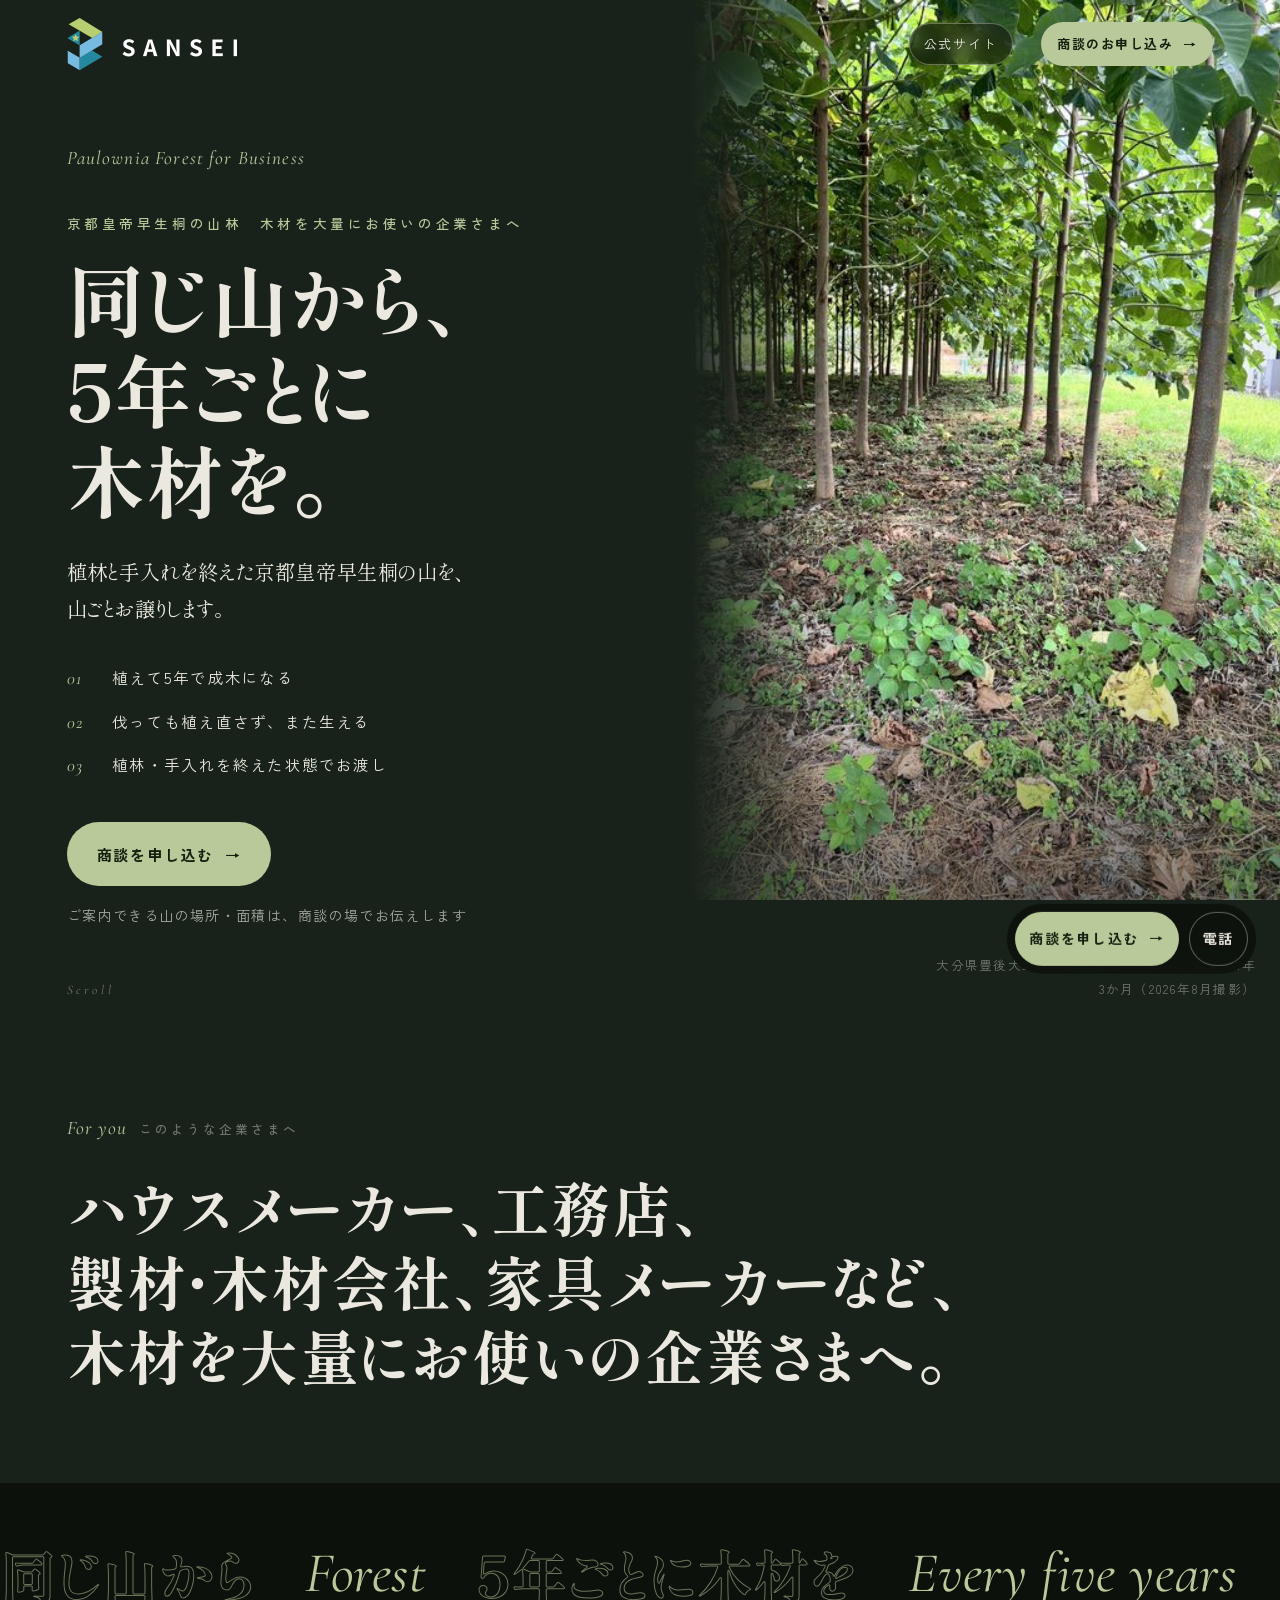
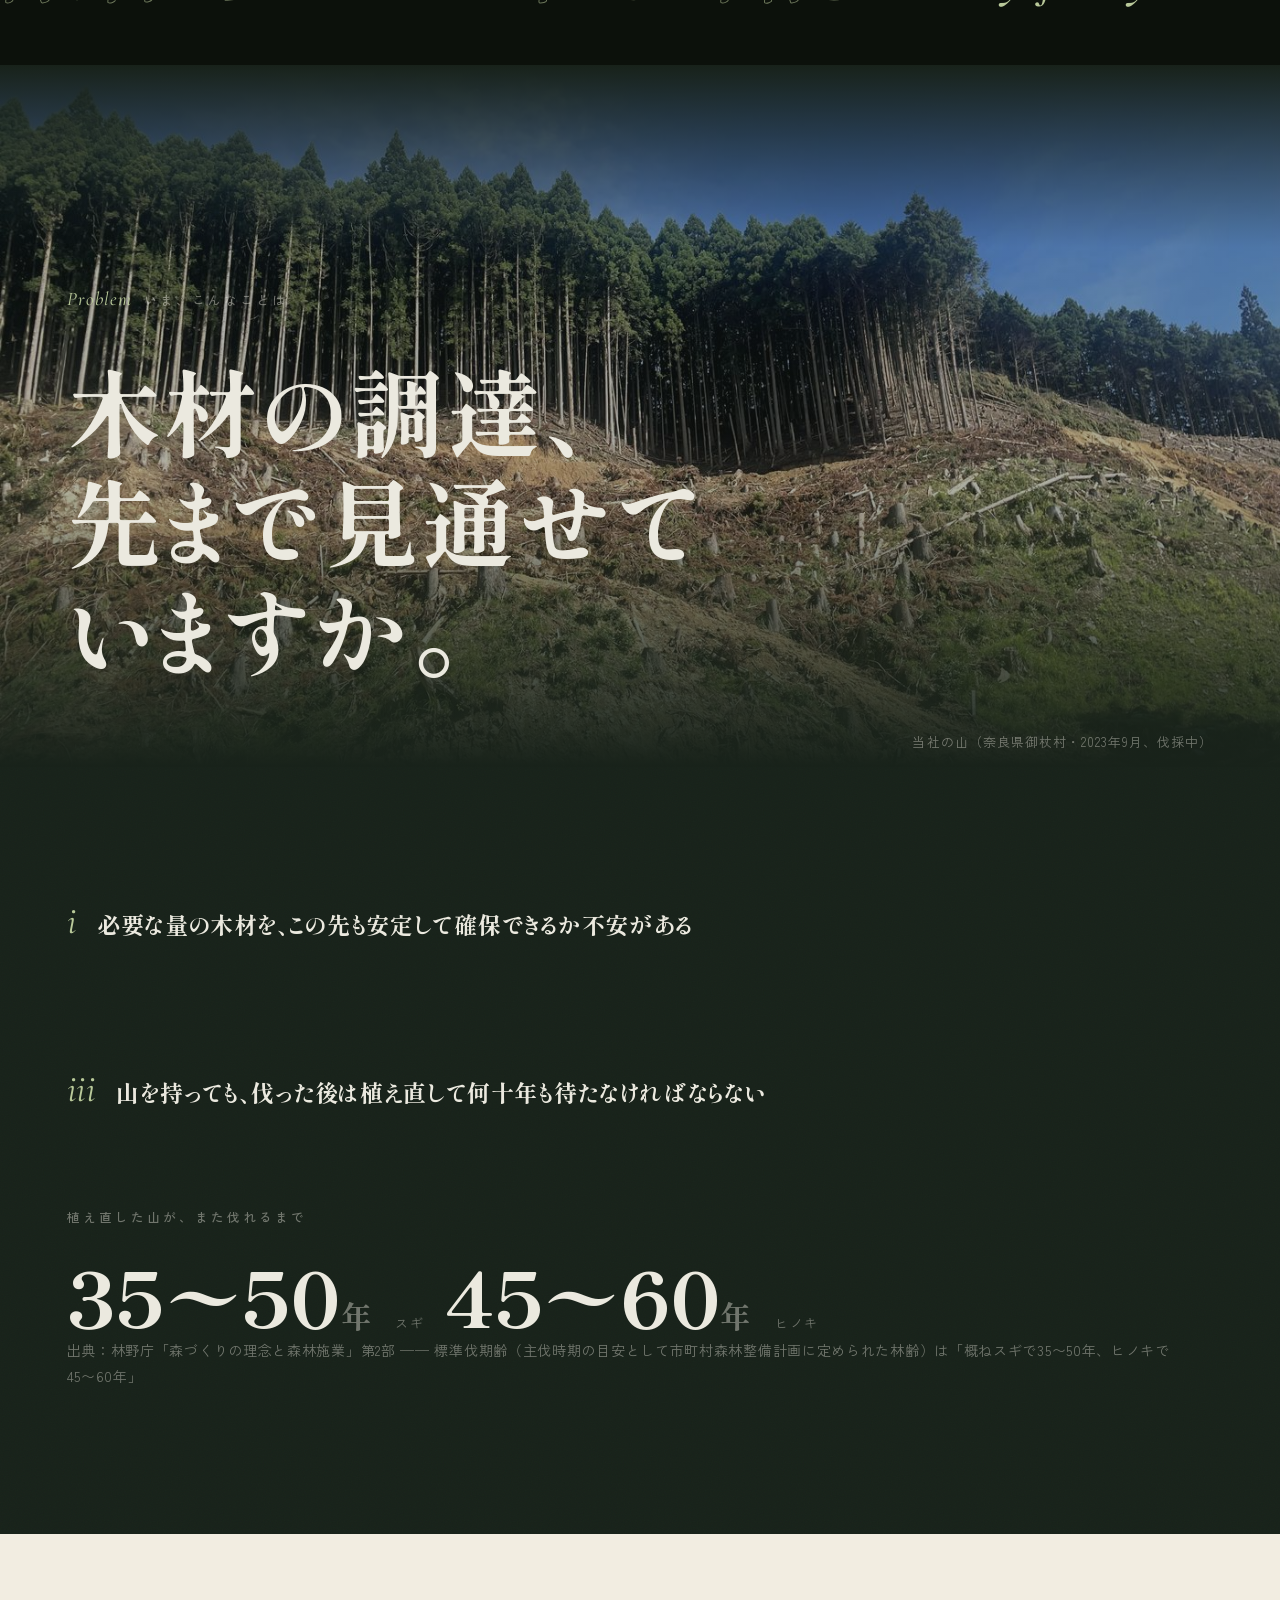
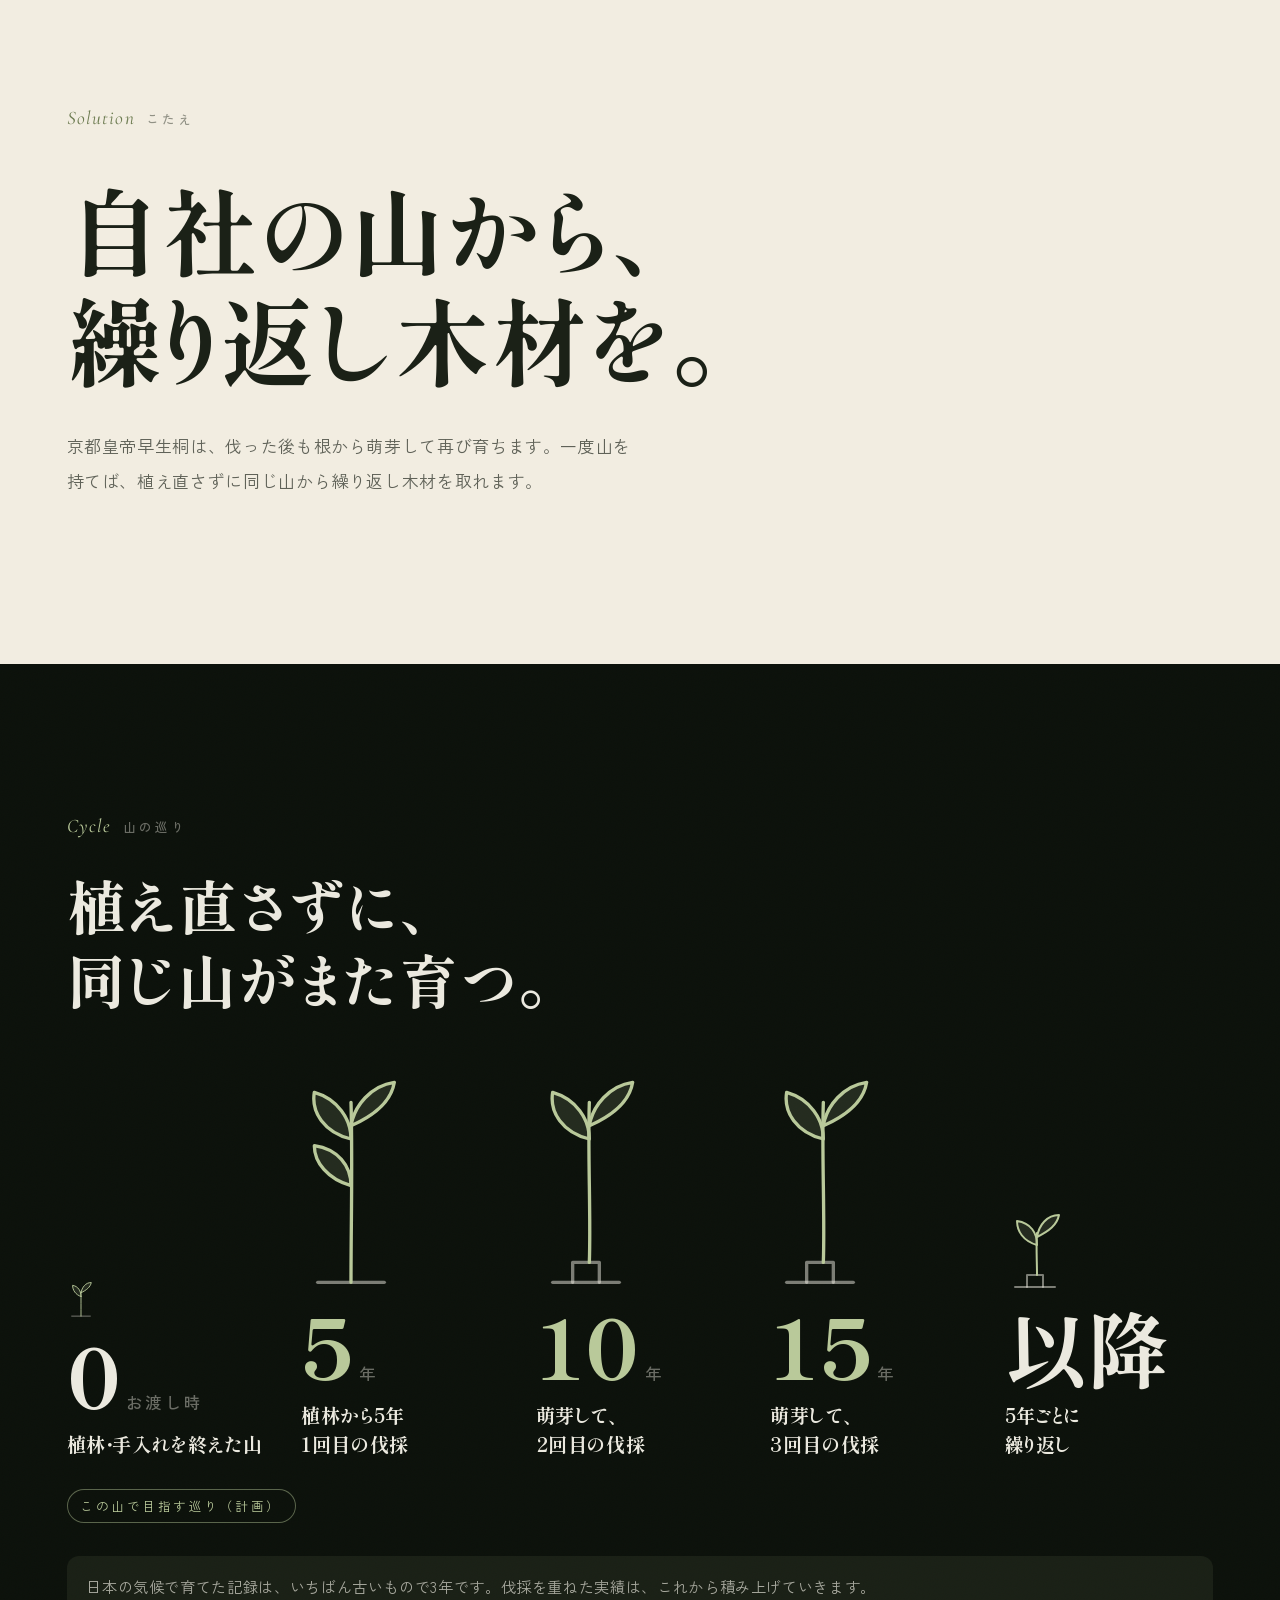
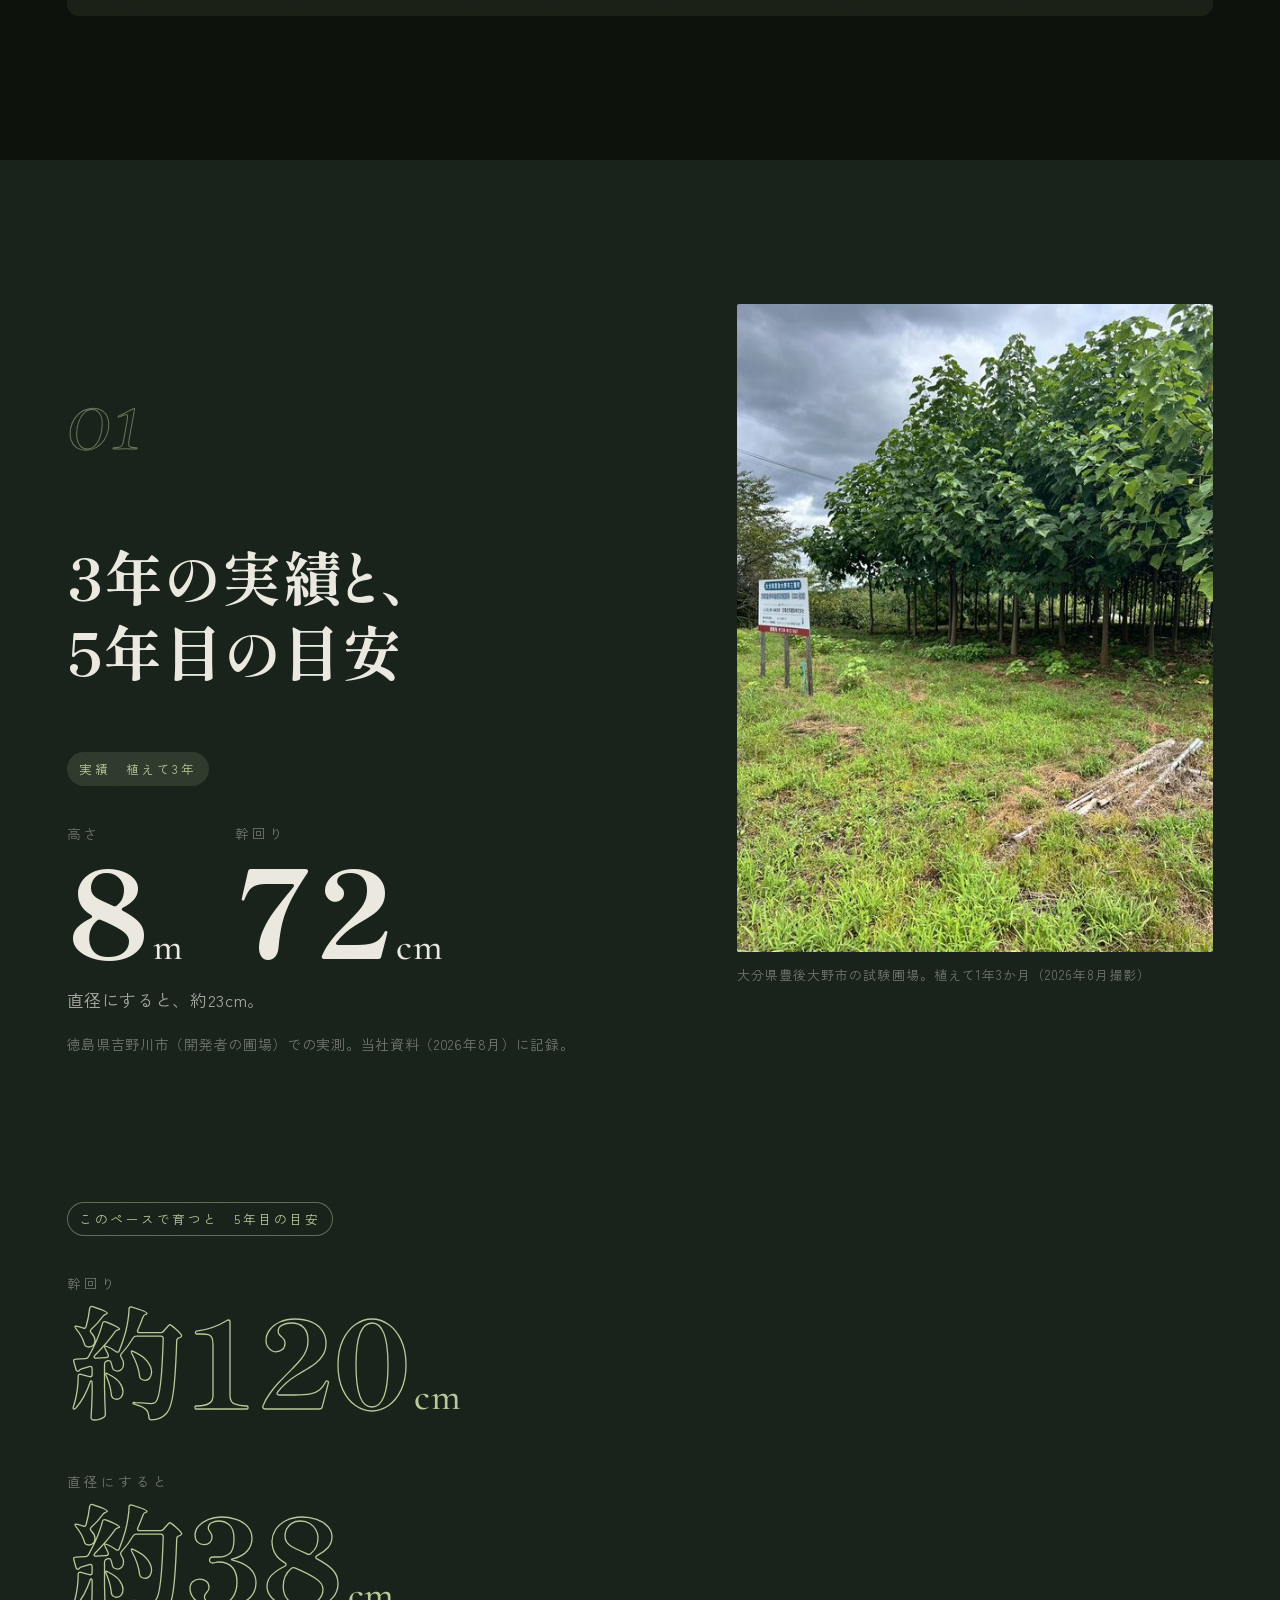
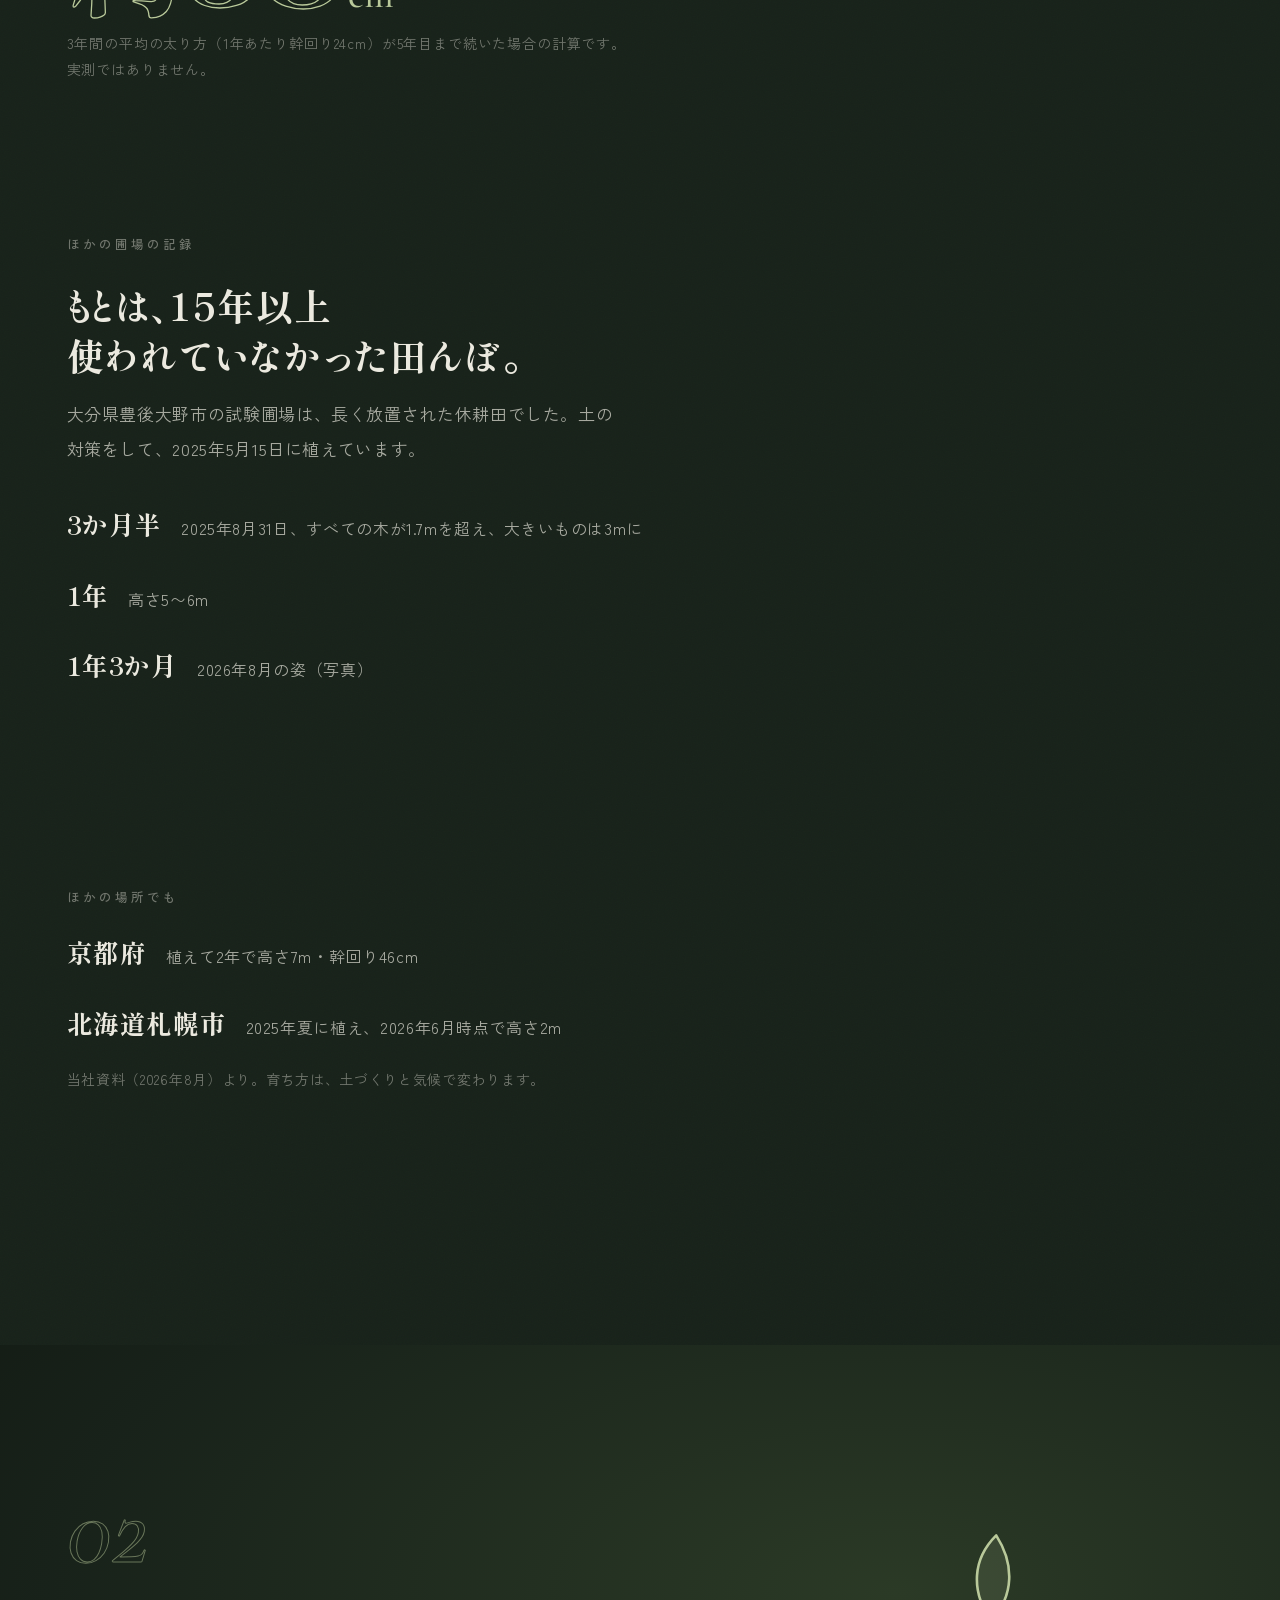
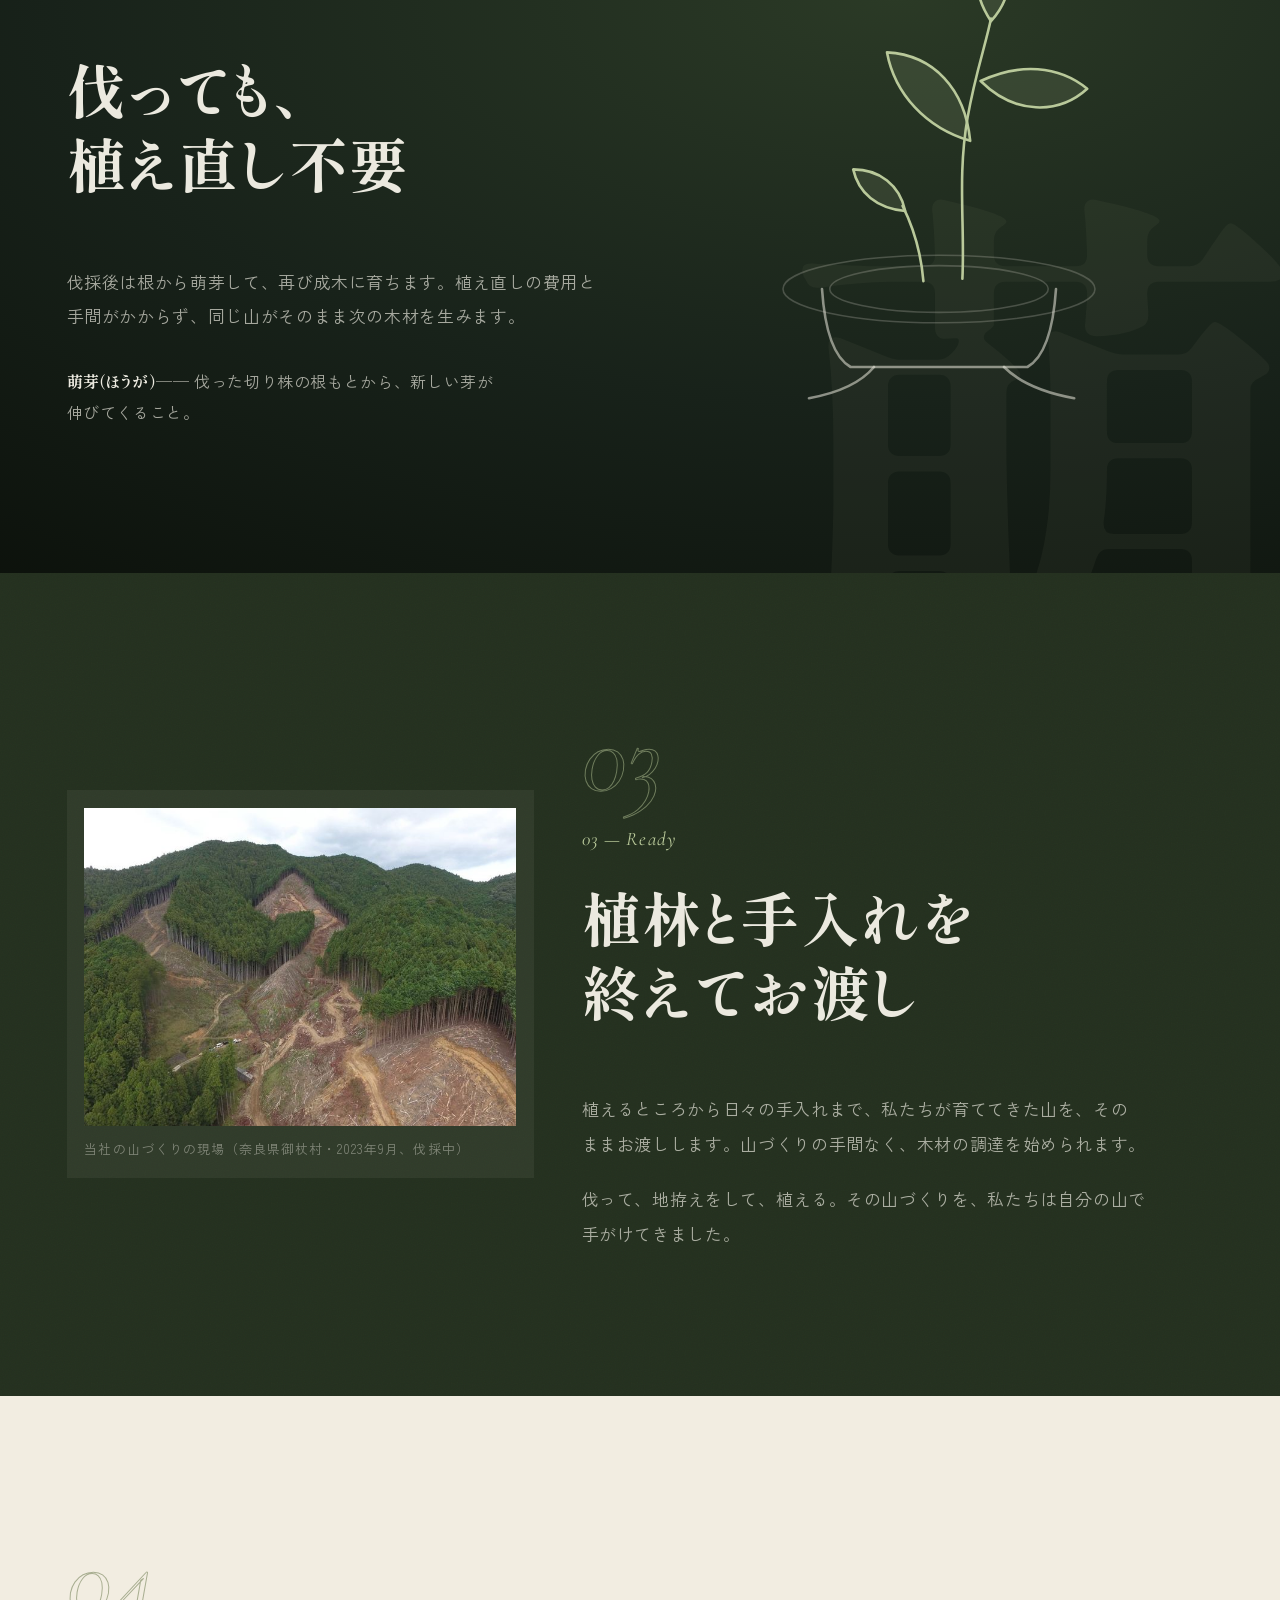
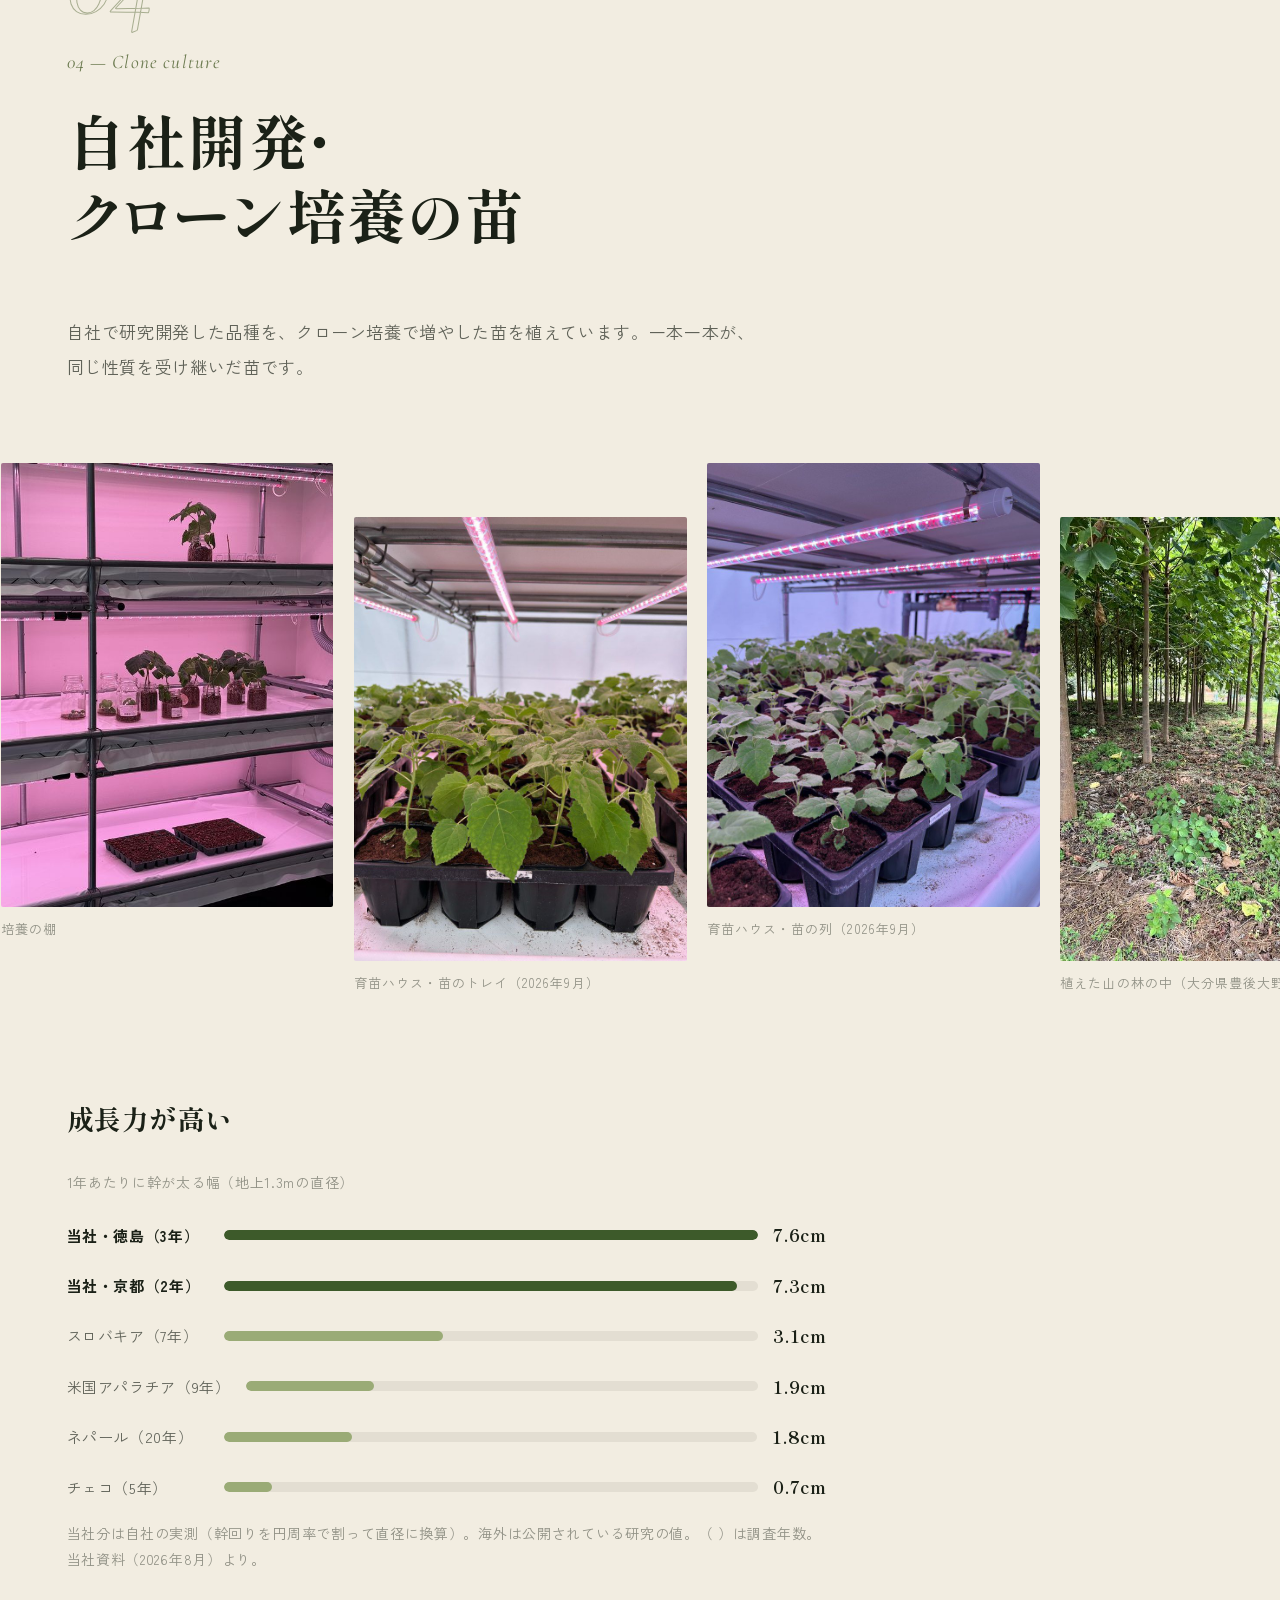
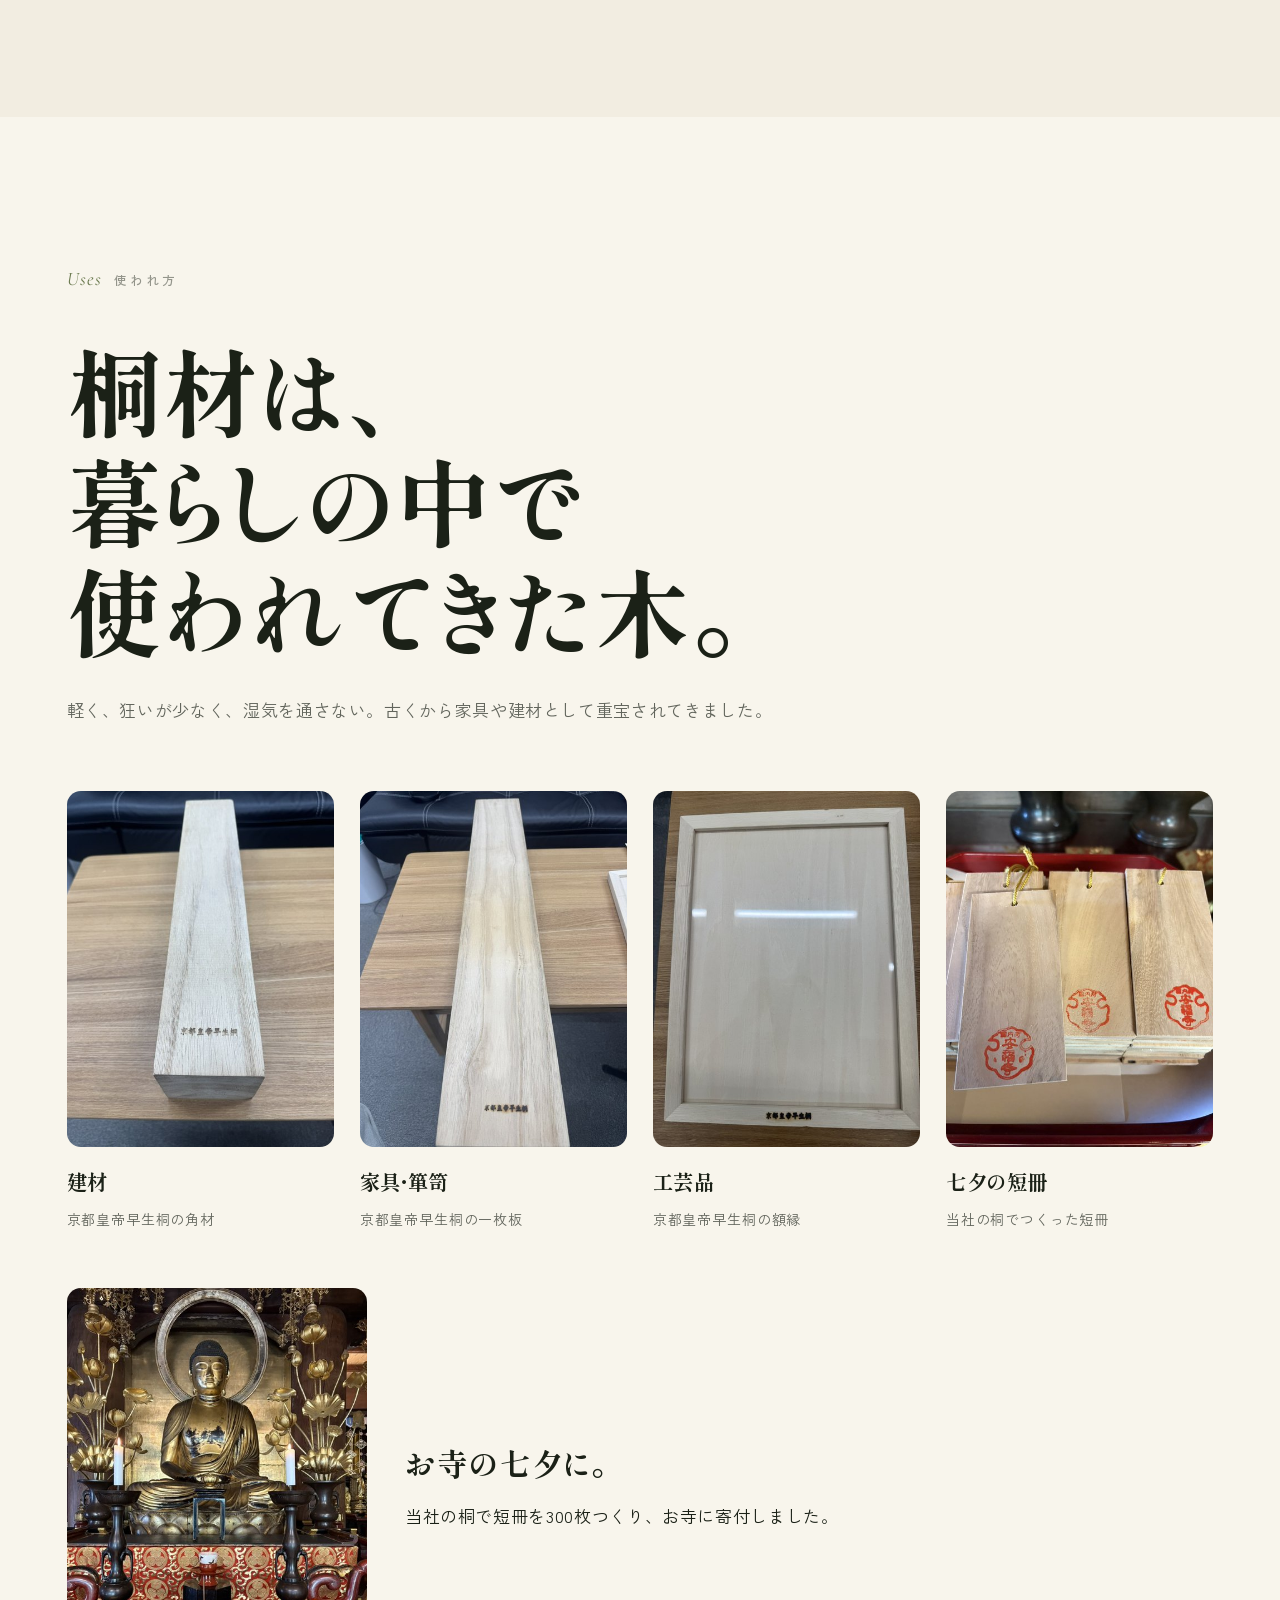
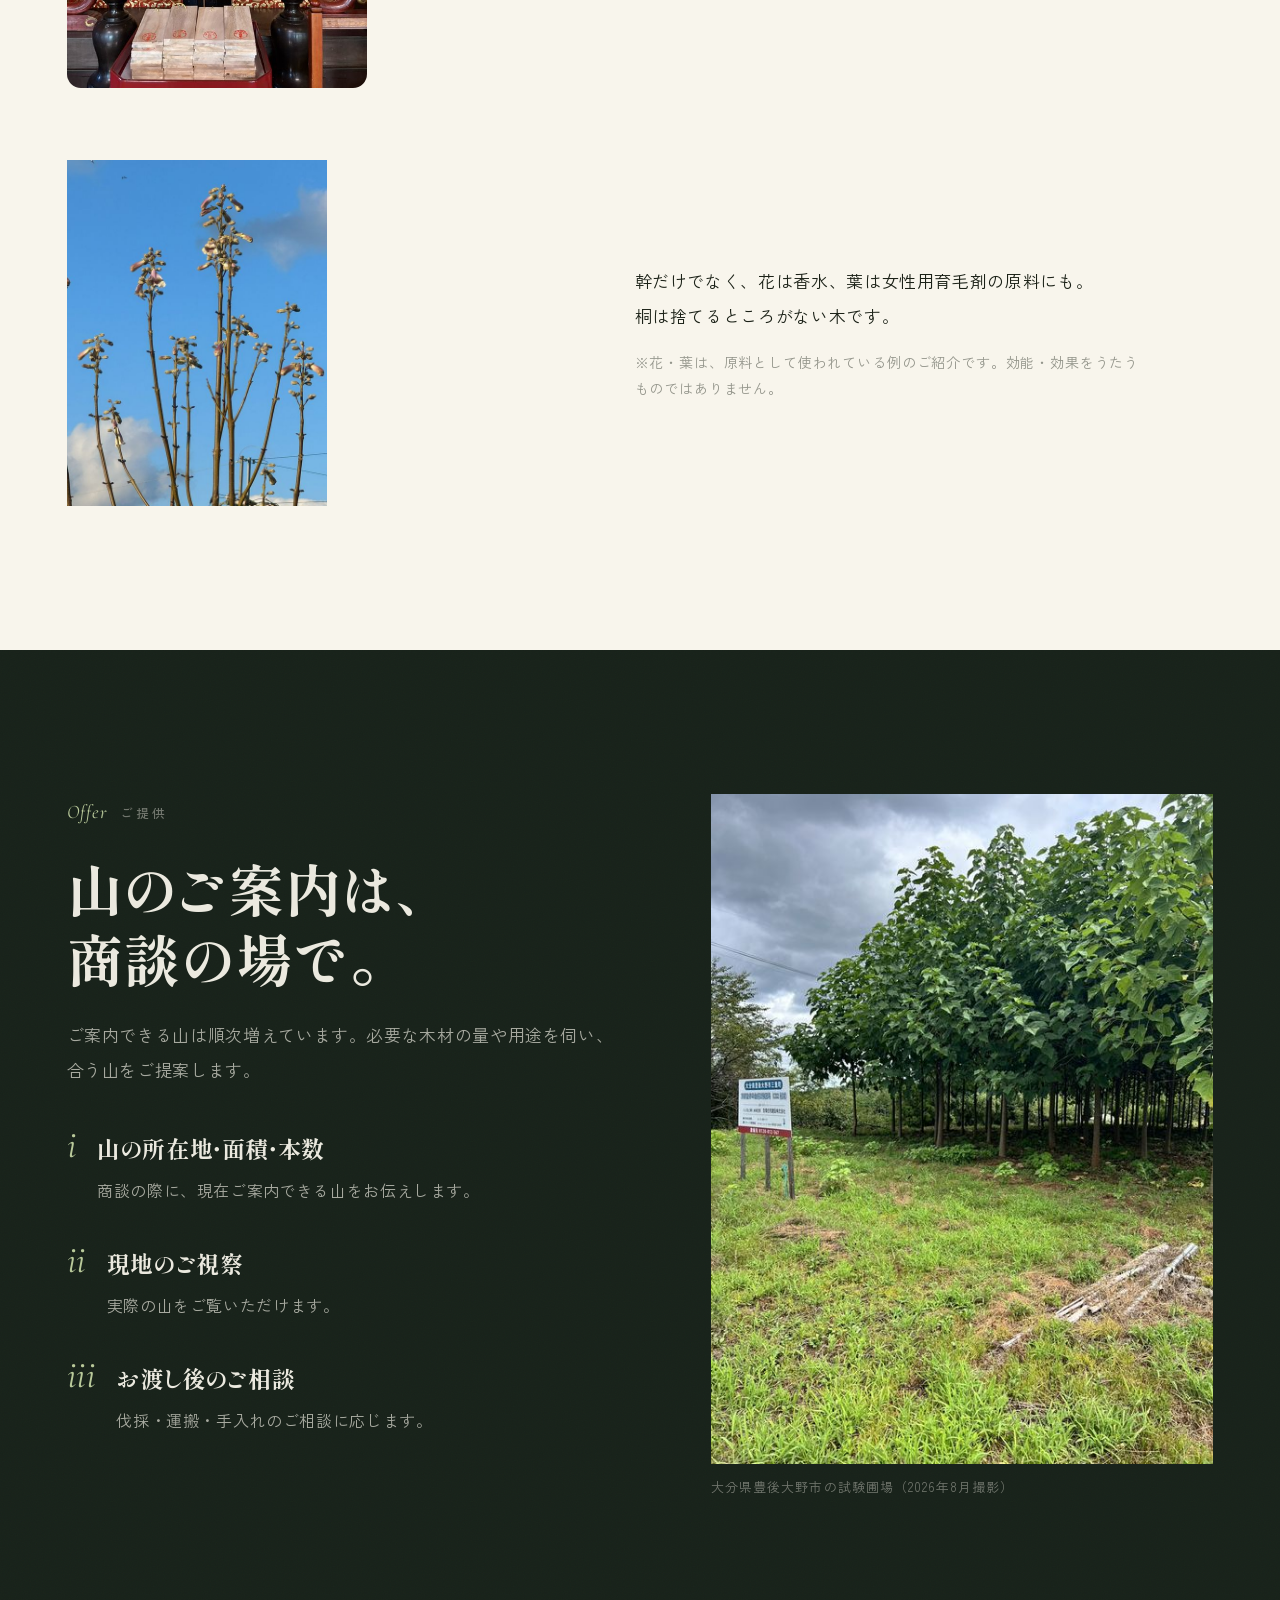
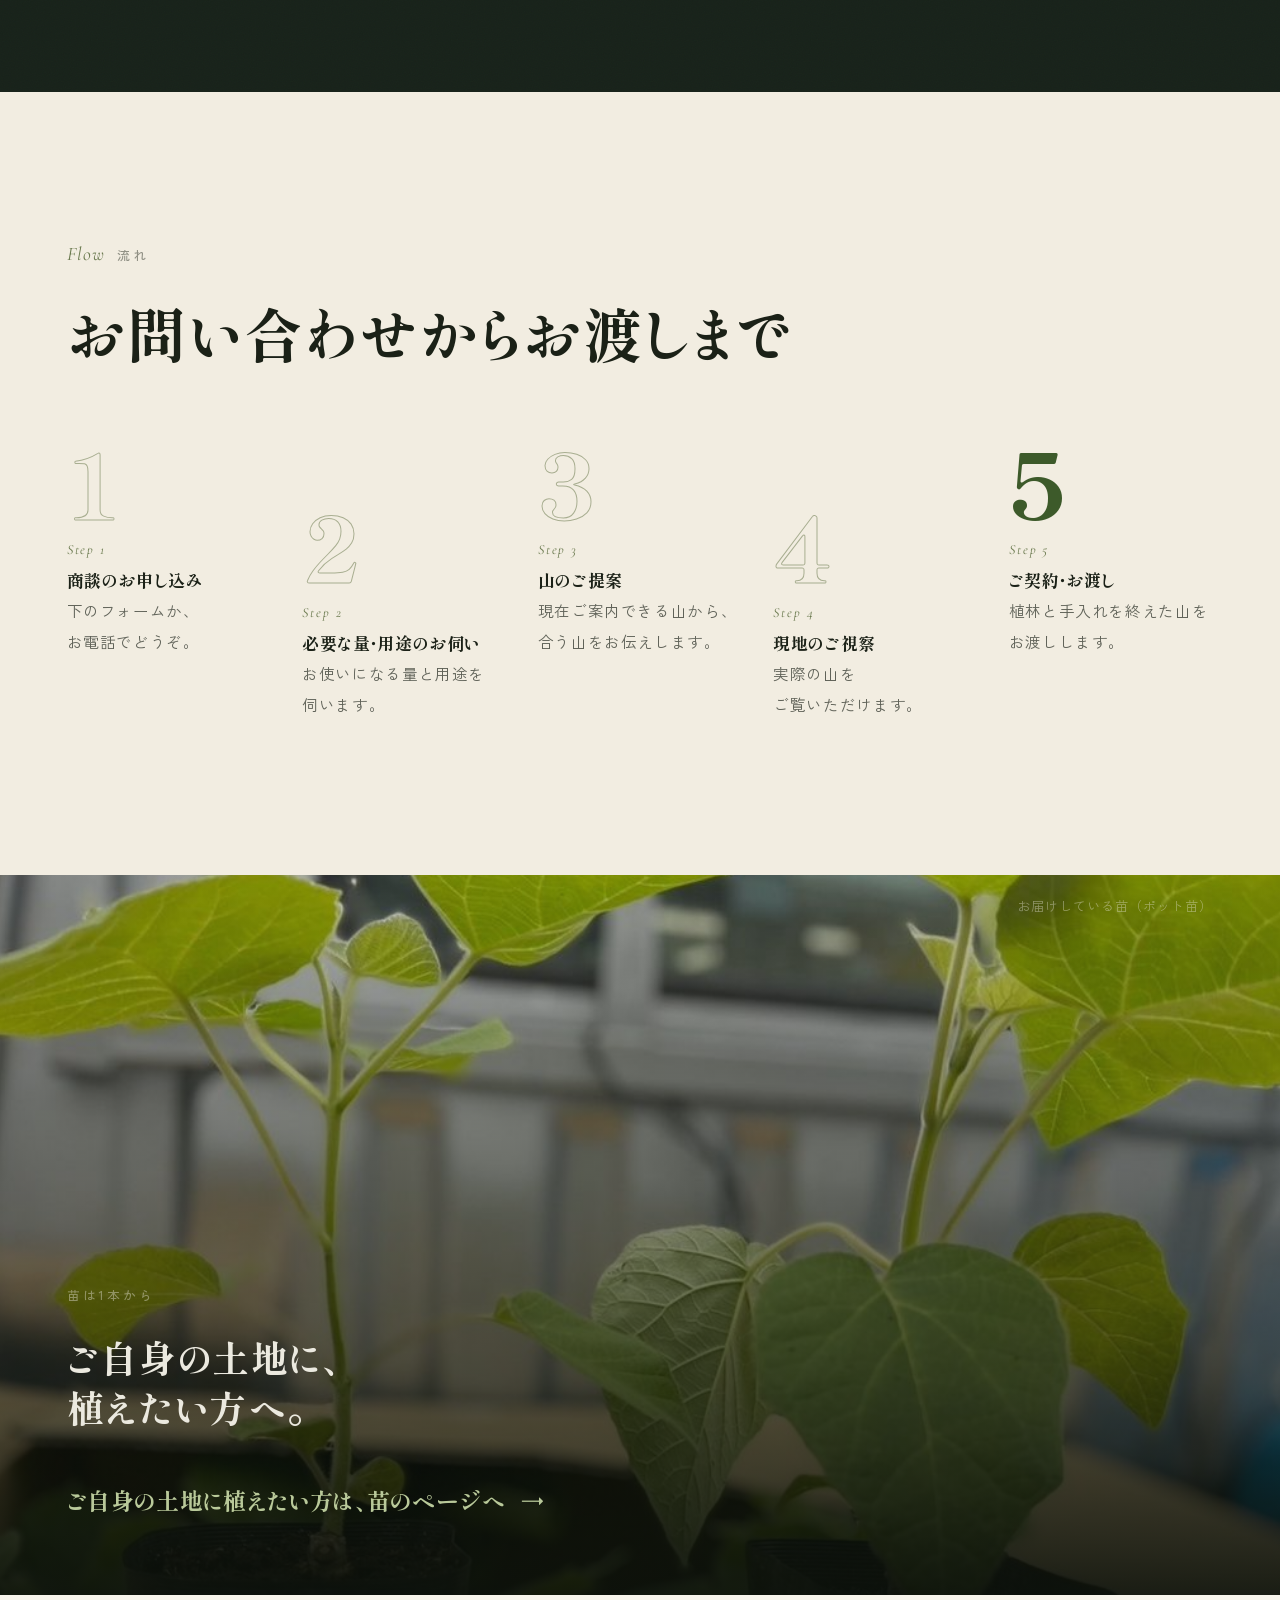
<file: sanrin/index.html>
<!doctype html>
<html lang="ja">
<head>
<meta charset="utf-8">
<meta name="viewport" content="width=device-width,initial-scale=1,viewport-fit=cover">
<title>京都皇帝早生桐の山林の販売｜植林と手入れを終えた山を山ごと・同じ山から5年ごとに木材を｜株式会社SANSEI</title>
<meta name="description" content="木材を大量にお使いの企業さまへ。植林と手入れを終えた京都皇帝早生桐の山を、山ごとお譲りします。伐っても根から萌芽し、植え直さずに同じ山から繰り返し木材を。ご案内できる山の場所・面積は、商談の場でお伝えします。">
<meta name="robots" content="noindex,nofollow">
<meta property="og:type" content="website">
<meta property="og:title" content="京都皇帝早生桐の山林｜同じ山から、5年ごとに木材を。">
<meta property="og:description" content="植林と手入れを終えた京都皇帝早生桐の山を、山ごとお譲りします。">
<meta property="og:image" content="img/oita-rows-lg.jpg">
<meta name="theme-color" content="#18221a">
<link rel="icon" href="img/icon-32x32.jpg" sizes="32x32">
<link rel="icon" href="img/icon-192x192.jpg" sizes="192x192">
<link rel="apple-touch-icon" href="img/icon-180x180.jpg">
<link rel="preconnect" href="https://fonts.googleapis.com">
<link rel="preconnect" href="https://fonts.gstatic.com" crossorigin>
<link rel="stylesheet" href="https://fonts.googleapis.com/css2?family=Cormorant+Garamond:ital,wght@0,500;1,400;1,500&family=Shippori+Mincho+B1:wght@500;700;800&family=Zen+Kaku+Gothic+New:wght@400;500;700&display=swap">
<link rel="stylesheet" href="assets/lp.css">
<link rel="preload" as="image" href="img/oita-rows-lg.jpg" imagesrcset="img/oita-rows-sm.jpg 720w, img/oita-rows-lg.jpg 1050w" imagesizes="(min-width:960px) 46vw, 100vw">
<script type="application/ld+json">
{"@context":"https://schema.org","@graph":[
 {"@type":"Organization","name":"株式会社SANSEI","url":"https://sansei-japan.com/","email":"info@sansei-japan.com","telephone":"075-748-9188",
  "address":{"@type":"PostalAddress","postalCode":"600-8813","addressRegion":"京都府","addressLocality":"京都市下京区","streetAddress":"中堂寺南町134番地 KRP2号館 2階201号室","addressCountry":"JP"}},
 {"@type":"FAQPage","mainEntity":[
  {"@type":"Question","name":"山はどこにありますか？","acceptedAnswer":{"@type":"Answer","text":"商談の際に、現在ご案内できる山の所在地をお伝えします。"}},
  {"@type":"Question","name":"どのくらいの広さから購入できますか？","acceptedAnswer":{"@type":"Answer","text":"山林ごとに異なります。現在ご案内できる山から御社に最適なものをご提案します。"}},
  {"@type":"Question","name":"お渡しの時点で、木は何年目ですか？","acceptedAnswer":{"@type":"Answer","text":"約2年間メンテナンスを行い、成長が安定した段階でお渡しいたします。メンテナンス期間はご購入の際に詳細をお打ち合わせさせていただきます。"}},
  {"@type":"Question","name":"伐採や運搬は誰が行いますか？","acceptedAnswer":{"@type":"Answer","text":"お渡し後も、伐採・運搬のご相談に応じます。"}}
 ]}
]}
</script>
</head>
<body>

<!-- ============ ヘッダ ============ -->
<header class="hd">
  <a class="brand" href="https://sansei-japan.com/" aria-label="株式会社SANSEI 公式サイトへ"><img src="img/logo-header.png" srcset="img/logo-header.png 1x, img/logo-header-sp.png 2x" alt="株式会社SANSEI" width="170" height="52"></a>
  <nav class="hd__r" aria-label="ヘッダー">
    <a class="hd__home" href="https://sansei-japan.com/">公式サイト</a>
    <a class="pill" href="#contact">商談のお申し込み <span class="arw">→</span></a>
  </nav>
</header>

<main id="top">

<!-- ============ ヒーロー ============ -->
<section class="hero" aria-labelledby="h1">
  <div class="hero__body">
    <p class="eyebrow" data-reveal>Paulownia Forest for Business</p>
    <h1 id="h1" class="display lines" style="margin-top:.5em">
      <span class="kw">京都皇帝早生桐の山林　木材を大量にお使いの企業さまへ</span>
      <span class="ln"><span>同じ山から、</span></span>
      <span class="ln"><span>5年ごとに</span></span>
      <span class="ln"><span>木材を。</span></span>
    </h1>
    <p class="hero__sub" data-reveal data-delay="2">植林と手入れを終えた京都皇帝早生桐の山を、<br>山ごとお譲りします。</p>
    <ol class="points" data-reveal data-delay="3">
      <li><span>01</span>植えて5年で成木になる</li>
      <li><span>02</span>伐っても植え直さず、また生える</li>
      <li><span>03</span>植林・手入れを終えた状態でお渡し</li>
    </ol>
    <div class="hero__cta" data-reveal data-delay="4">
      <a class="pill pill--lg" href="#contact">商談を申し込む <span class="arw">→</span></a>
      <small>ご案内できる山の場所・面積は、商談の場でお伝えします</small>
    </div>
  </div>
  <div class="hero__media">
    <img src="img/oita-rows-lg.jpg" srcset="img/oita-rows-sm.jpg 720w, img/oita-rows-lg.jpg 1050w" sizes="(min-width:960px) 46vw, 100vw" alt="京都皇帝早生桐の林の中。まっすぐな幹が等間隔に並ぶ" width="1050" height="1400" fetchpriority="high">
  </div>
  <p class="hero__cap">大分県豊後大野市の試験圃場・林の中。植えて1年3か月（2026年8月撮影）</p>
  <p class="scroll-cue" aria-hidden="true">Scroll</p>
</section>

<!-- ============ For you（★メインの写真のすぐ下・2026-10-05） ============ -->
<section class="dark sec foryou" aria-labelledby="foryou">
  <div class="wrap">
    <p class="eyebrow" data-reveal>For you <b>このような企業さまへ</b></p>
    <h2 id="foryou" class="title lines" style="margin-top:.4em"><span class="ln"><span>ハウスメーカー、工務店、</span></span><span class="ln"><span>製材・木材会社、家具メーカーなど、</span></span><span class="ln"><span>木材を大量にお使いの企業さまへ。</span></span></h2>
  </div>
</section>

<!-- ============ 帯 ============ -->
<div class="marq" aria-hidden="true">
  <div class="marq__track">
    <span>同じ山から</span><span>Forest</span><span>5年ごとに木材を</span><span>Every five years</span><span>植え直さず、また生える</span><span>Regrow</span><span>植林と手入れを終えてお渡し</span><span>Ready</span>
    <span>同じ山から</span><span>Forest</span><span>5年ごとに木材を</span><span>Every five years</span><span>植え直さず、また生える</span><span>Regrow</span><span>植林と手入れを終えてお渡し</span><span>Ready</span>
  </div>
</div>

<!-- ============ Problem ============ -->
<section class="dark grain" aria-labelledby="problem">
  <div class="bleed">
    <img src="img/mitsue-clear-lg.jpg" srcset="img/mitsue-clear-sm.jpg 720w, img/mitsue-clear-lg.jpg 1400w" sizes="100vw" alt="伐採を終えた斜面と、その奥に残るスギの林" width="1400" height="1050" loading="lazy">
    <div class="bleed__in">
      <p class="eyebrow" data-reveal>Problem <b>いま、こんなことは</b></p>
      <h2 id="problem" class="display lines" style="margin-top:.4em">
        <span class="ln"><span>木材の調達、</span></span>
        <span class="ln"><span>先まで見通せて</span></span>
        <span class="ln"><span>いますか。</span></span>
      </h2>
    </div>
    <p class="cap">当社の山（奈良県御杖村・2023年9月、伐採中）</p>
  </div>
  <div class="sec" style="padding-top:clamp(40px,6vh,80px)">
    <div class="wrap">
      <div class="offset" style="grid-template-columns:none">
        <ol class="offer__list" style="margin-top:0">
          <li data-reveal><i>i</i><b>必要な量の木材を、この先も安定して確保できるか不安がある</b></li>
          <li data-reveal data-delay="1"><i>ii</i><b>仕入れ値が相場に左右され、計画が立てにくい</b></li>
          <li data-reveal data-delay="2"><i>iii</i><b>山を持っても、伐った後は植え直して何十年も待たなければならない</b></li>
        </ol>
      </div>
      <div data-reveal style="margin-top:clamp(56px,9vh,100px)">
        <p class="eyebrow"><b>植え直した山が、また伐れるまで</b></p>
        <div class="big-years"><b>35〜50<small style="font-size:.4em">年</small></b><small>スギ</small><b>45〜60<small style="font-size:.4em">年</small></b><small>ヒノキ</small></div>
        <p class="src">出典：林野庁「森づくりの理念と森林施業」第2部 ── 標準伐期齢（主伐時期の目安として市町村森林整備計画に定められた林齢）は「概ねスギで35〜50年、ヒノキで45〜60年」</p>
      </div>
    </div>
  </div>
</section>

<!-- ============ Solution ============ -->
<section class="cream statement" aria-labelledby="solution">
  <div class="wrap">
    <p class="eyebrow" data-reveal>Solution <b>こたえ</b></p>
    <h2 id="solution" class="display lines" style="margin-top:.4em">
      <span class="ln"><span>自社の山から、</span></span>
      <span class="ln"><span>繰り返し木材を。</span></span>
    </h2>
    <p class="lead" data-reveal data-delay="2">京都皇帝早生桐は、伐った後も根から萌芽して再び育ちます。一度山を持てば、植え直さずに同じ山から繰り返し木材を取れます。</p>
  </div>
</section>

<!-- ============ Cycle ============ -->
<section class="deep grain sec" aria-labelledby="cycle">
  <div class="wrap">
    <p class="eyebrow" data-reveal>Cycle <b>山の巡り</b></p>
    <h2 id="cycle" class="title lines" style="margin-top:.4em"><span class="ln"><span>植え直さずに、</span></span><span class="ln"><span>同じ山がまた育つ。</span></span></h2>
    <ol class="cycle">
      <li data-reveal><span class="cycle__icon" style="--h:56px" aria-hidden="true"><svg viewBox="0 0 60 120"><path class="st" d="M10 116 L50 116"/><path d="M30 116 C30 96 30 80 30 64"/><path class="lf" d="M30 74 C18 70 12 60 12 50 C24 52 30 62 30 74 Z"/><path class="lf" d="M30 66 C42 60 50 54 52 44 C40 44 32 54 30 66 Z"/></svg></span><span class="cycle__y">0<small>お渡し時</small></span><b class="cycle__t">植林・手入れを終えた山</b></li>
      <li class="cut" data-reveal data-delay="1"><span class="cycle__icon" style="--h:200px" aria-hidden="true"><svg viewBox="0 0 60 120"><path class="st" d="M10 116 L50 116"/><path d="M30 116 C30 80 31 44 30 8"/><path class="lf" d="M30 30 C14 26 6 14 8 2 C22 6 30 18 30 30 Z"/><path class="lf" d="M30 22 C44 16 54 8 56 -4 C42 -2 32 10 30 22 Z"/><path class="lf" d="M30 58 C16 54 8 44 8 34 C22 36 30 46 30 58 Z"/></svg></span><span class="cycle__y">5<small>年</small></span><b class="cycle__t">植林から5年<br>1回目の伐採</b></li>
      <li class="cut" data-reveal data-delay="2"><span class="cycle__icon" style="--h:200px" aria-hidden="true"><svg viewBox="0 0 60 120"><path class="st" d="M10 116 L50 116"/><path class="st" d="M22 116 L22 104 L38 104 L38 116"/><path d="M32 104 C33 76 31 40 32 8"/><path class="lf" d="M32 30 C16 26 8 14 10 2 C24 6 32 18 32 30 Z"/><path class="lf" d="M32 22 C46 16 56 8 58 -4 C44 -2 34 10 32 22 Z"/></svg></span><span class="cycle__y">10<small>年</small></span><b class="cycle__t">萌芽して、<br>2回目の伐採</b></li>
      <li class="cut" data-reveal data-delay="3"><span class="cycle__icon" style="--h:200px" aria-hidden="true"><svg viewBox="0 0 60 120"><path class="st" d="M10 116 L50 116"/><path class="st" d="M22 116 L22 104 L38 104 L38 116"/><path d="M32 104 C33 76 31 40 32 8"/><path class="lf" d="M32 30 C16 26 8 14 10 2 C24 6 32 18 32 30 Z"/><path class="lf" d="M32 22 C46 16 56 8 58 -4 C44 -2 34 10 32 22 Z"/></svg></span><span class="cycle__y">15<small>年</small></span><b class="cycle__t">萌芽して、<br>3回目の伐採</b></li>
      <li data-reveal data-delay="4"><span class="cycle__icon" style="--h:120px" aria-hidden="true"><svg viewBox="0 0 60 120"><path class="st" d="M10 116 L50 116"/><path class="st" d="M22 116 L22 104 L38 104 L38 116"/><path d="M32 104 C32 90 31 76 32 62"/><path class="lf" d="M32 74 C18 70 12 60 12 50 C26 52 32 62 32 74 Z"/><path class="lf" d="M32 66 C44 60 52 54 54 44 C42 44 34 54 32 66 Z"/></svg></span><span class="cycle__y">以降</span><b class="cycle__t">5年ごとに<br>繰り返し</b></li>
    </ol>
    <span class="plan" data-reveal>この山で目指す巡り（計画）</span>
    <p class="honest" data-reveal>日本の気候で育てた記録は、いちばん古いもので3年です。伐採を重ねた実績は、これから積み上げていきます。</p>
  </div>
</section>

<!-- ============ 01 Growth ============ -->
<section class="dark grain sec" aria-labelledby="growth">
  <div class="wrap stage">
    <div class="stage__media" aria-hidden="true">
      <div class="stage__sticky">
        <div class="stage__frame">
          <img class="is-on contain" src="img/tokushima-3y-lg.jpg" alt="" data-cap="徳島県吉野川市（開発者の圃場）。植えて3年の林" loading="lazy">
          <img src="img/oita-side-sm.jpg" srcset="img/oita-side-sm.jpg 720w, img/oita-side-lg.jpg 1050w" sizes="40vw" alt="" data-cap="大分県豊後大野市の試験圃場。植えて1年3か月（2026年8月撮影）" loading="lazy">
          <img src="img/oita-grove-sm.jpg" srcset="img/oita-grove-sm.jpg 720w, img/oita-grove-lg.jpg 1050w" sizes="40vw" alt="" data-cap="同じ圃場。大きな葉を広げて並ぶ" loading="lazy">
        </div>
        <p class="cap stage__cap">徳島県吉野川市（開発者の圃場）。植えて3年の林</p>
      </div>
    </div>
    <div class="stage__steps">
      <div data-show="0">
        <div class="feat-head">
          <span class="feat-no" aria-hidden="true">01</span>
          <p class="eyebrow" data-reveal>01 — Growth</p>
          <h2 id="growth" class="title lines"><span class="ln"><span>3年の実績と、</span></span><span class="ln"><span>5年目の目安</span></span></h2>
        </div>
        <figure class="step__img"><img class="contain" src="img/tokushima-3y-lg.jpg" alt="徳島県吉野川市の圃場。植えて3年の林の中に人が立っている" loading="lazy"><figcaption class="cap">徳島県吉野川市（開発者の圃場）。植えて3年</figcaption></figure>
        <span class="tag" data-reveal>実績　植えて3年</span>
        <dl class="kv" data-reveal>
          <div><dt>高さ</dt><dd><span data-count="8">8</span><small>m</small></dd></div>
          <div><dt>幹回り</dt><dd><span data-count="72">72</span><small>cm</small></dd></div>
        </dl>
        <p class="lead" data-reveal>直径にすると、約23cm。</p>
        <p class="src" data-reveal style="margin-top:1em">徳島県吉野川市（開発者の圃場）での実測。当社資料（2026年8月）に記録。</p>
      </div>
      <div data-show="0">
        <span class="tag tag--calc" data-reveal>このペースで育つと　5年目の目安</span>
        <dl class="kv kv--ghost" data-reveal>
          <div><dt>幹回り</dt><dd>約<span data-count="120">120</span><small>cm</small></dd></div>
          <div><dt>直径にすると</dt><dd>約<span data-count="38">38</span><small>cm</small></dd></div>
        </dl>
        <p class="note" data-reveal>3年間の平均の太り方（1年あたり幹回り24cm）が5年目まで続いた場合の計算です。実測ではありません。</p>
      </div>
      <div data-show="1">
        <figure class="step__img"><img src="img/oita-side-sm.jpg" alt="大分県豊後大野市の試験圃場。看板の数倍の高さに育った木が並ぶ" loading="lazy"><figcaption class="cap">大分県豊後大野市の試験圃場（2026年8月撮影）</figcaption></figure>
        <p class="eyebrow" data-reveal><b>ほかの圃場の記録</b></p>
        <h3 class="title-s" data-reveal style="margin-top:.6em">もとは、15年以上<br>使われていなかった田んぼ。</h3>
        <p class="lead" data-reveal style="margin-top:1em">大分県豊後大野市の試験圃場は、長く放置された休耕田でした。土の対策をして、2025年5月15日に植えています。</p>
        <ul class="records" data-reveal>
          <li><b>3か月半</b><span>2025年8月31日、すべての木が1.7mを超え、大きいものは3mに</span></li>
          <li><b>1年</b><span>高さ5〜6m</span></li>
          <li><b>1年3か月</b><span>2026年8月の姿（写真）</span></li>
        </ul>
        <p class="src" data-reveal style="margin-top:1.4em">当社の記録（植えた日から月ごとに写真と作業を記録）</p>
      </div>
      <div data-show="2">
        <figure class="step__img"><img src="img/oita-grove-sm.jpg" alt="大きな葉を広げた木が並ぶ試験圃場" loading="lazy"><figcaption class="cap">大分県豊後大野市の試験圃場</figcaption></figure>
        <p class="eyebrow" data-reveal><b>ほかの場所でも</b></p>
        <ul class="records" data-reveal style="margin-top:1em">
          <li><b>京都府</b><span>植えて2年で高さ7m・幹回り46cm</span></li>
          <li><b>北海道札幌市</b><span>2025年夏に植え、2026年6月時点で高さ2m</span></li>
        </ul>
        <p class="src" data-reveal style="margin-top:1.4em">当社資料（2026年8月）より。育ち方は、土づくりと気候で変わります。</p>
      </div>
    </div>
  </div>
</section>

<!-- ============ 02 Regrowth ============ -->
<section class="field sec" aria-labelledby="regrowth">
  <span class="field__glyph" aria-hidden="true">萌</span>
  <div class="wrap regrow">
    <div>
      <div class="feat-head">
        <span class="feat-no" aria-hidden="true">02</span>
        <p class="eyebrow" data-reveal>02 — Regrowth</p>
        <h2 id="regrowth" class="title lines"><span class="ln"><span>伐っても、</span></span><span class="ln"><span>植え直し不要</span></span></h2>
      </div>
      <p class="lead" data-reveal>伐採後は根から萌芽して、再び成木に育ちます。植え直しの費用と手間がかからず、同じ山がそのまま次の木材を生みます。</p>
      <p class="define" data-reveal><dfn>萌芽（ほうが）</dfn>── 伐った切り株の根もとから、新しい芽が伸びてくること。</p>
    </div>
    <svg class="sprout" viewBox="0 0 400 400" role="img" aria-label="伐った切り株の根もとから新しい芽が伸びる様子の線画">
      <ellipse class="ring" cx="200" cy="300" rx="120" ry="26" pathLength="1"/>
      <ellipse class="ring" cx="200" cy="300" rx="84" ry="18" pathLength="1"/>
      <path class="stump" d="M110 300 C112 330 118 352 132 360 L268 360 C282 352 288 330 290 300" pathLength="1"/>
      <path class="stump" d="M150 360 C140 372 122 380 100 384 M250 360 C262 372 282 380 304 384" pathLength="1"/>
      <path class="d2" d="M218 292 C220 250 214 214 222 168 C228 134 236 112 240 92" pathLength="1"/>
      <path class="leaf d3" d="M224 186 C190 176 166 150 160 118 C196 120 220 146 224 186 Z" pathLength="1"/>
      <path class="leaf d3" d="M232 140 C262 126 292 128 314 146 C292 166 258 166 232 140 Z" pathLength="1"/>
      <path class="leaf d4" d="M240 94 C224 70 226 46 244 28 C258 50 258 74 240 94 Z" pathLength="1"/>
      <path class="d4" d="M188 294 C186 270 180 252 172 236" pathLength="1"/>
      <path class="leaf d4" d="M174 240 C152 238 138 226 134 208 C154 208 170 220 174 240 Z" pathLength="1"/>
    </svg>
  </div>
</section>

<!-- ============ 03 Ready ============ -->
<section class="moss grain sec" aria-labelledby="ready">
  <div class="wrap value">
    <figure class="frame" data-reveal style="padding:clamp(10px,1.4vw,18px)"><img src="img/mitsue-slope-lg.jpg" srcset="img/mitsue-slope-sm.jpg 720w, img/mitsue-slope-lg.jpg 1179w" sizes="(min-width:900px) 40vw, 100vw" alt="伐採が進む山の斜面を上から見たところ" style="aspect-ratio:auto" loading="lazy"><figcaption class="cap">当社の山づくりの現場（奈良県御杖村・2023年9月、伐採中）</figcaption></figure>
    <div>
      <div class="feat-head">
        <span class="feat-no" aria-hidden="true">03</span>
        <p class="eyebrow" data-reveal>03 — Ready</p>
        <h2 id="ready" class="title lines"><span class="ln"><span>植林と手入れを</span></span><span class="ln"><span>終えてお渡し</span></span></h2>
      </div>
      <p class="lead" data-reveal>植えるところから日々の手入れまで、私たちが育ててきた山を、そのままお渡しします。山づくりの手間なく、木材の調達を始められます。</p>
      <p class="lead" data-reveal style="margin-top:1.2em">伐って、地拵えをして、植える。その山づくりを、私たちは自分の山で手がけてきました。</p>
    </div>
  </div>
</section>

<!-- ============ 04 Clone culture ============ -->
<section class="cream sec" aria-labelledby="clone">
  <div class="wrap">
    <div class="feat-head">
      <span class="feat-no" aria-hidden="true">04</span>
      <p class="eyebrow" data-reveal>04 — Clone culture</p>
      <h2 id="clone" class="title lines"><span class="ln"><span>自社開発・</span></span><span class="ln"><span>クローン培養の苗</span></span></h2>
    </div>
    <p class="lead narrow" data-reveal>自社で研究開発した品種を、クローン培養で増やした苗を植えています。一本一本が、同じ性質を受け継いだ苗です。</p>
  </div>
  <div class="reel" data-reveal="fade">
    <figure><img src="img/culture-shelf-sm.jpg" alt="桃色の育成灯に照らされた培養の棚。小さな苗と培養の容器が並ぶ" loading="lazy"><figcaption class="cap">培養の棚</figcaption></figure>
    <figure><img src="img/house-tray-lg.jpg" alt="育苗ハウスのトレイに並ぶ小さな苗" loading="lazy"><figcaption class="cap">育苗ハウス・苗のトレイ（2026年9月）</figcaption></figure>
    <figure><img src="img/house-row-lg.jpg" alt="育苗ハウスに並ぶ苗の列" loading="lazy"><figcaption class="cap">育苗ハウス・苗の列（2026年9月）</figcaption></figure>
    <figure><img src="img/oita-rows-sm.jpg" alt="植えた木が等間隔にまっすぐ並ぶ林の中" loading="lazy"><figcaption class="cap">植えた山の林の中（大分県豊後大野市・2026年8月）</figcaption></figure>
  </div>
  <div class="wrap compare compare--one">
    <div data-reveal>
      <h3>成長力が高い</h3>
      <p class="src">1年あたりに幹が太る幅（地上1.3mの直径）</p>
      <ul class="growth-bars">
        <li class="ours"><span class="who">当社・徳島（3年）</span><span class="gbar"><i style="--w:100%"></i></span><span class="v">7.6cm</span></li>
        <li class="ours"><span class="who">当社・京都（2年）</span><span class="gbar"><i style="--w:96%"></i></span><span class="v">7.3cm</span></li>
        <li><span class="who">スロバキア（7年）</span><span class="gbar"><i style="--w:41%"></i></span><span class="v">3.1cm</span></li>
        <li><span class="who">米国アパラチア（9年）</span><span class="gbar"><i style="--w:25%"></i></span><span class="v">1.9cm</span></li>
        <li><span class="who">ネパール（20年）</span><span class="gbar"><i style="--w:24%"></i></span><span class="v">1.8cm</span></li>
        <li><span class="who">チェコ（5年）</span><span class="gbar"><i style="--w:9%"></i></span><span class="v">0.7cm</span></li>
      </ul>
      <p class="src" style="margin-top:1.2em">当社分は自社の実測（幹回りを円周率で割って直径に換算）。海外は公開されている研究の値。（ ）は調査年数。当社資料（2026年8月）より。</p>
    </div>
  </div>
</section>

<!-- ============ Uses ============ -->
<section class="paper sec" aria-labelledby="uses">
  <div class="wrap">
    <p class="eyebrow" data-reveal>Uses <b>使われ方</b></p>
    <h2 id="uses" class="display lines" style="margin-top:.4em"><span class="ln"><span>桐材は、</span></span><span class="ln"><span>暮らしの中で</span></span><span class="ln"><span>使われてきた木。</span></span></h2>
    <p class="lead narrow" data-reveal style="margin-top:1.6em">軽く、狂いが少なく、湿気を通さない。古くから家具や建材として重宝されてきました。</p>
    <div class="mat">
      <figure data-reveal><img src="img/product-kakuzai-sm.jpg" srcset="img/product-kakuzai-sm.jpg 480w, img/product-kakuzai-lg.jpg 768w" sizes="(min-width:960px) 250px, 46vw" width="768" height="1023" alt="京都皇帝早生桐の角材" loading="lazy"><figcaption>建材<small>京都皇帝早生桐の角材</small></figcaption></figure>
      <figure data-reveal data-delay="1"><img src="img/product-ichimaiita-sm.jpg" srcset="img/product-ichimaiita-sm.jpg 480w, img/product-ichimaiita-lg.jpg 768w" sizes="(min-width:960px) 250px, 46vw" width="768" height="1023" alt="京都皇帝早生桐の一枚板" loading="lazy"><figcaption>家具・箪笥<small>京都皇帝早生桐の一枚板</small></figcaption></figure>
      <figure data-reveal data-delay="2"><img src="img/product-gakubuchi-sm.jpg" srcset="img/product-gakubuchi-sm.jpg 480w, img/product-gakubuchi-lg.jpg 900w" sizes="(min-width:960px) 250px, 46vw" width="900" height="1199" alt="「京都皇帝早生桐」の焼き印が入った桐の額縁" loading="lazy"><figcaption>工芸品<small>京都皇帝早生桐の額縁</small></figcaption></figure>
      <figure data-reveal data-delay="3"><img src="img/tanzaku-close-sm.jpg" srcset="img/tanzaku-close-sm.jpg 480w, img/tanzaku-close-lg.jpg 900w" sizes="(min-width:960px) 250px, 46vw" width="900" height="1200" alt="金色の紐が付いた桐の短冊。朱色の印が押されている" loading="lazy"><figcaption>七夕の短冊<small>当社の桐でつくった短冊</small></figcaption></figure>
    </div>
    <div class="tanzaku" data-reveal>
      <img src="img/tanzaku-altar-sm.jpg" srcset="img/tanzaku-altar-sm.jpg 480w, img/tanzaku-altar-lg.jpg 900w" sizes="(min-width:760px) 300px, 92vw" width="900" height="1200" alt="お寺の仏前に積まれた桐の短冊" loading="lazy">
      <div>
        <p class="title-s">お寺の七夕に。</p>
        <p class="lead" style="color:var(--on-light)">当社の桐で短冊を300枚つくり、お寺に寄付しました。</p>
      </div>
    </div>
    <div class="also" data-reveal>
      <img src="img/flowers-sm.jpg" alt="青空を背に咲く桐の花" loading="lazy">
      <div>
        <p class="lead" style="color:var(--on-light)">幹だけでなく、花は香水、葉は女性用育毛剤の原料にも。<br>桐は捨てるところがない木です。</p>
        <p class="note" style="margin-top:1.2em">※花・葉は、原料として使われている例のご紹介です。効能・効果をうたうものではありません。</p>
      </div>
    </div>
  </div>
</section>

<!-- ============ Offer ============ -->
<section class="dark grain sec" aria-labelledby="offer">
  <div class="wrap offer">
    <div>
      <p class="eyebrow" data-reveal>Offer <b>ご提供</b></p>
      <h2 id="offer" class="title-l lines" style="margin-top:.4em"><span class="ln"><span>山のご案内は、</span></span><span class="ln"><span>商談の場で。</span></span></h2>
      <p class="lead" data-reveal style="margin-top:1.4em">ご案内できる山は順次増えています。必要な木材の量や用途を伺い、合う山をご提案します。</p>
      <ol class="offer__list">
        <li data-reveal><i>i</i><b>山の所在地・面積・本数</b><span>商談の際に、現在ご案内できる山をお伝えします。</span></li>
        <li data-reveal data-delay="1"><i>ii</i><b>現地のご視察</b><span>実際の山をご覧いただけます。</span></li>
        <li data-reveal data-delay="2"><i>iii</i><b>お渡し後のご相談</b><span>伐採・運搬・手入れのご相談に応じます。</span></li>
      </ol>
      <div class="hero__cta" data-reveal style="margin-top:3em">
        <a class="pill pill--lg" href="#contact">商談を申し込む <span class="arw">→</span></a>
      </div>
    </div>
    <figure class="straddle" data-reveal><img src="img/oita-side-sm.jpg" srcset="img/oita-side-sm.jpg 720w, img/oita-side-lg.jpg 1050w" sizes="(min-width:960px) 40vw, 100vw" alt="看板の数倍の高さに育った木が並ぶ試験圃場" loading="lazy"><figcaption class="cap">大分県豊後大野市の試験圃場（2026年8月撮影）</figcaption></figure>
  </div>
</section>

<!-- ============ Flow ============ -->
<section class="cream sec" aria-labelledby="flow">
  <div class="wrap">
    <p class="eyebrow" data-reveal>Flow <b>流れ</b></p>
    <h2 id="flow" class="title lines" style="margin-top:.4em"><span class="ln"><span>お問い合わせからお渡しまで</span></span></h2>
    <ol class="flow flow--5">
      <li data-reveal><span class="flow__n">1</span><span class="flow__k">Step 1</span><b class="flow__t">商談のお申し込み</b><span class="flow__d">下のフォームか、お電話でどうぞ。</span></li>
      <li data-reveal data-delay="1"><span class="flow__n">2</span><span class="flow__k">Step 2</span><b class="flow__t">必要な量・用途のお伺い</b><span class="flow__d">お使いになる量と用途を伺います。</span></li>
      <li data-reveal data-delay="2"><span class="flow__n">3</span><span class="flow__k">Step 3</span><b class="flow__t">山のご提案</b><span class="flow__d">現在ご案内できる山から、合う山をお伝えします。</span></li>
      <li data-reveal data-delay="3"><span class="flow__n">4</span><span class="flow__k">Step 4</span><b class="flow__t">現地のご視察</b><span class="flow__d">実際の山をご覧いただけます。</span></li>
      <li class="loop" data-reveal data-delay="4"><span class="flow__n">5</span><span class="flow__k">Step 5</span><b class="flow__t">ご契約・お渡し</b><span class="flow__d">植林と手入れを終えた山をお渡しします。</span></li>
    </ol>
  </div>
</section>

<!-- ============ もう1本のLPへの入口 ============ -->
<a class="gate" href="../nae/">
  <img src="img/seedlings-pair-sm.jpg" srcset="img/seedlings-pair-sm.jpg 720w, img/seedlings-pair-lg.jpg 1050w" sizes="100vw" alt="" loading="lazy" style="object-position:50% 35%">
  <p class="cap">お届けしている苗（ポット苗）</p>
  <div class="gate__in">
    <p class="eyebrow"><b>苗は1本から</b></p>
    <p class="title-s" style="margin-top:.6em">ご自身の土地に、<br>植えたい方へ。</p>
    <span class="gate__go">ご自身の土地に植えたい方は、苗のページへ <span class="arw">→</span></span>
  </div>
</a>

<!-- ============ Q&A ============ -->
<section class="paper sec" aria-labelledby="qa">
  <div class="wrap narrow" style="max-width:920px">
    <p class="eyebrow" data-reveal>Q&amp;A <b>よくある質問</b></p>
    <h2 id="qa" class="title lines" style="margin-top:.4em"><span class="ln"><span>よくある質問</span></span></h2>
    <div class="faq">
      <details data-reveal><summary><span>山はどこにありますか？</span></summary><p class="a">商談の際に、現在ご案内できる山の所在地をお伝えします。</p></details>
      <details data-reveal><summary><span>どのくらいの広さから購入できますか？</span></summary><p class="a">山林ごとに異なります。現在ご案内できる山から御社に最適なものをご提案します。</p></details>
      <details data-reveal><summary><span>お渡しの時点で、木は何年目ですか？</span></summary><p class="a">約2年間メンテナンスを行い、成長が安定した段階でお渡しいたします。メンテナンス期間はご購入の際に詳細を<span style="white-space:nowrap">お打ち合わせ</span>させていただきます。</p></details>
      <details data-reveal><summary><span>伐採や運搬は誰が行いますか？</span></summary><p class="a">お渡し後も、伐採・運搬のご相談に応じます。</p></details>
    </div>
  </div>
</section>

<!-- ============ Contact ============ -->
<section id="contact" class="cream sec" aria-labelledby="contact-h">
  <div class="wrap contact">
    <div class="contact__side">
      <p class="eyebrow" data-reveal>Contact <b>商談のお申し込み</b></p>
      <h2 id="contact-h" class="title-l lines" style="margin-top:.4em"><span class="ln"><span>商談を申し込む</span></span></h2>
      <p class="lead" data-reveal style="margin-top:1.4em">必要な木材の量や用途が固まっていなくても、ご相談いただけます。山のご案内は、商談の場でお伝えします。</p>
      <a class="tel" href="tel:0757489188" data-reveal><small>電話で相談する（TEL・FAX）</small><b>075-748-9188</b></a>
      <figure data-reveal><img src="img/oita-grove-sm.jpg" alt="大きな葉を広げた木が並ぶ試験圃場" loading="lazy"><figcaption class="cap">大分県豊後大野市の試験圃場（2026年8月撮影）</figcaption></figure>
    </div>
    <form class="form" data-mailto="info@sansei-japan.com" data-subject="【京都皇帝早生桐LP｜山林の販売】商談のお申し込み" data-subject-fields="company,name,industry" data-lp="京都皇帝早生桐 山林の販売LP" novalidate>
      <div class="field-row"><label for="g-co">会社名</label><input id="g-co" name="company" autocomplete="organization" required></div>
      <div class="two">
        <div class="field-row"><label for="g-ind">業種</label>
          <select id="g-ind" name="industry" required>
            <option value="ハウスメーカー・工務店">ハウスメーカー・工務店</option>
            <option value="製材・木材会社">製材・木材会社</option>
            <option value="家具メーカー">家具メーカー</option>
            <option value="その他">その他</option>
          </select></div>
        <div class="field-row"><label for="g-dep">部署・お役職</label><input id="g-dep" name="dept" autocomplete="organization-title"></div>
      </div>
      <div class="field-row"><label for="g-name">お名前</label><input id="g-name" name="name" autocomplete="name" required></div>
      <div class="two">
        <div class="field-row"><label for="g-tel">電話番号</label><input id="g-tel" name="tel" type="tel" autocomplete="tel" required></div>
        <div class="field-row"><label for="g-mail">メールアドレス</label><input id="g-mail" name="mail" type="email" autocomplete="email" required></div>
      </div>
      <div class="field-row"><label for="g-area">ご希望のエリア<em>任意</em></label><input id="g-area" name="area" placeholder="例：近畿・九州など"></div>
      <div class="field-row"><label for="g-msg">ご相談内容（必要な量・用途など）</label><textarea id="g-msg" name="msg" placeholder="年間に必要な量、お使いになる用途など"></textarea></div>
      <button class="pill pill--lg" type="submit">商談を申し込む <span class="arw">→</span></button>
      <p class="form__note">送信すると、お使いのメールソフトに内容が入った状態で開きます。そのまま送信してください。</p>
    </form>
  </div>
</section>

</main>

<!-- ============ フッタ ============ -->
<footer class="ft">
  <a class="ft__logo" href="https://sansei-japan.com/"><img src="img/logo-header-sp.png" alt="株式会社SANSEI" width="216" height="68" loading="lazy"></a>
  <div class="ft__in">
    <p class="ft__big"><span>同じ山から、</span><span>5年ごとに</span><span>木材を。</span></p>
    <div>
      <address>
        <b style="color:var(--on-dark);font-size:15px">株式会社SANSEI</b><br>
        <span>［本社］〒600-8813</span> <span>京都府京都市下京区中堂寺南町134番地</span> <span>KRP2号館 2階201号室</span><br>
        TEL・FAX: 075-748-9188<br>
        MAIL: <a href="mailto:info@sansei-japan.com">info@sansei-japan.com</a><br>
        <span>［メリクロンラボ］〒600-8813</span> <span>京都府京都市下京区中堂寺南町134番地</span> <span>KRP ASTEM棟 303号室</span>
      </address>
      <nav class="ft__links" aria-label="フッター">
        <a href="https://sansei-japan.com/">株式会社SANSEI 公式サイト</a>
        <a href="tokushoho.html">特定商取引法に基づく表記</a>
        <a href="privacy.html">プライバシーポリシー</a>
      </nav>
    </div>
  </div>
  <p class="ft__copy"><span>Copyright©2023-2026 SANSEI</span> <span>All Rights Reserved.</span></p>
</footer>

<!-- ============ 画面下のバー ============ -->
<div class="bar">
  <a class="pill" href="#contact">商談を申し込む <span class="arw">→</span></a>
  <a class="pill pill--ghost" href="tel:0757489188" aria-label="電話で相談する">電話</a>
</div>

<script src="assets/lp.js" defer></script>
</body>
</html>
</file>
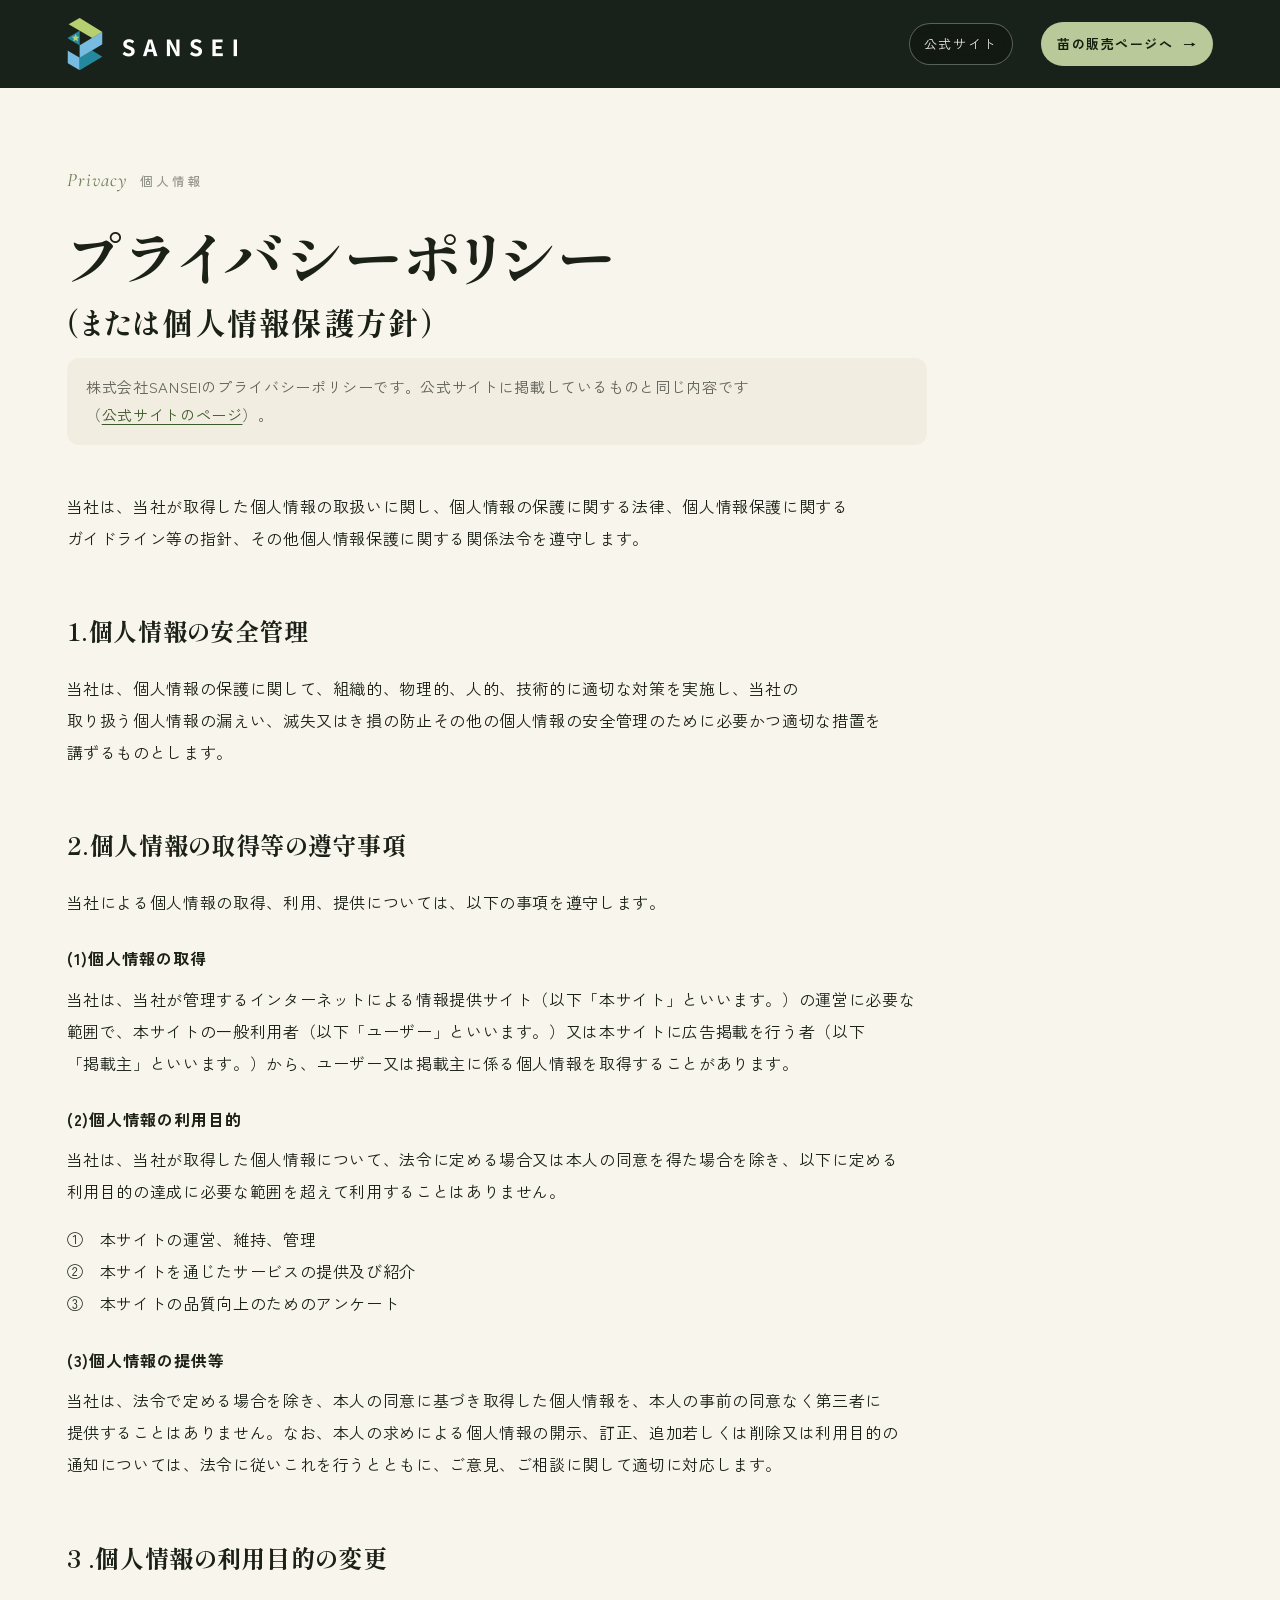
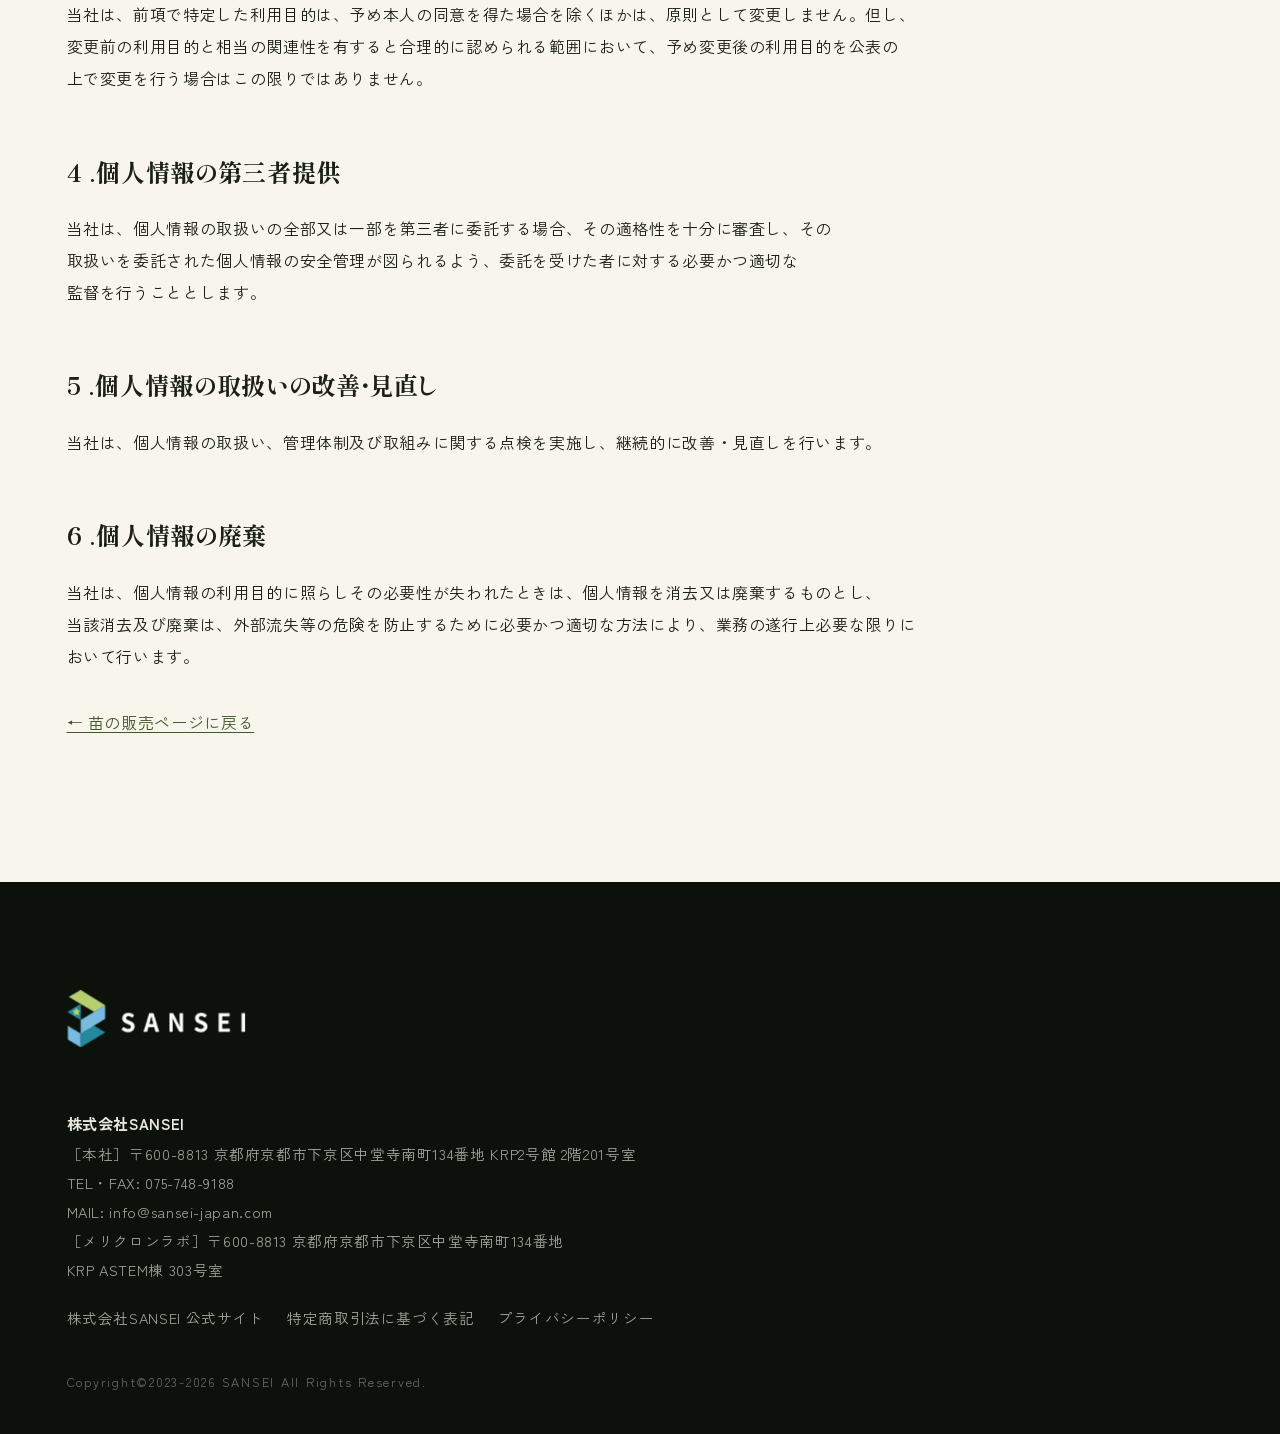
<file: nae/privacy.html>
<!doctype html>
<html lang="ja">
<head>
<meta charset="utf-8">
<meta name="viewport" content="width=device-width,initial-scale=1,viewport-fit=cover">
<title>プライバシーポリシー｜京都皇帝早生桐の苗の販売｜株式会社SANSEI</title>
<meta name="robots" content="noindex,nofollow">
<meta name="theme-color" content="#18221a">
<link rel="icon" href="img/icon-32x32.jpg" sizes="32x32">
<link rel="icon" href="img/icon-192x192.jpg" sizes="192x192">
<link rel="apple-touch-icon" href="img/icon-180x180.jpg">
<link rel="preconnect" href="https://fonts.googleapis.com">
<link rel="preconnect" href="https://fonts.gstatic.com" crossorigin>
<link rel="stylesheet" href="https://fonts.googleapis.com/css2?family=Cormorant+Garamond:ital,wght@0,500;1,400;1,500&family=Shippori+Mincho+B1:wght@500;700;800&family=Zen+Kaku+Gothic+New:wght@400;500;700&display=swap">
<link rel="stylesheet" href="assets/lp.css">
</head>
<body class="legal-pg">

<header class="hd">
  <a class="brand" href="https://sansei-japan.com/" aria-label="株式会社SANSEI 公式サイトへ"><img src="img/logo-header.png" srcset="img/logo-header.png 1x, img/logo-header-sp.png 2x" alt="株式会社SANSEI" width="170" height="52"></a>
  <nav class="hd__r" aria-label="ヘッダー">
    <a class="hd__home" href="https://sansei-japan.com/">公式サイト</a>
    <a class="pill" href="index.html">苗の販売ページへ <span class="arw">→</span></a>
  </nav>
</header>

<main class="paper legal-main">
  <div class="wrap">
    <p class="eyebrow">Privacy <b>個人情報</b></p>
    <h1 class="title">プライバシーポリシー<span class="legal-sub">（または個人情報保護方針）</span></h1>
    <p class="policy-src">株式会社SANSEIのプライバシーポリシーです。公式サイトに掲載しているものと同じ内容です（<a href="https://sansei-japan.com/privacy/">公式サイトのページ</a>）。</p>
    <div class="policy">
      <p>当社は、当社が取得した個人情報の取扱いに関し、個人情報の保護に関する法律、個人情報保護に関するガイドライン等の指針、その他個人情報保護に関する関係法令を遵守します。</p>
      <h2>1.個人情報の安全管理</h2>
      <p>当社は、個人情報の保護に関して、組織的、物理的、人的、技術的に適切な対策を実施し、当社の取り扱う個人情報の漏えい、滅失又はき損の防止その他の個人情報の安全管理のために必要かつ適切な措置を講ずるものとします。</p>
      <h2>2.個人情報の取得等の遵守事項</h2>
      <p>当社による個人情報の取得、利用、提供については、以下の事項を遵守します。</p>
      <h3>(1)個人情報の取得</h3>
      <p>当社は、当社が管理するインターネットによる情報提供サイト（以下「本サイト」といいます。）の運営に必要な範囲で、本サイトの一般利用者（以下「ユーザー」といいます。）又は本サイトに広告掲載を行う者（以下「掲載主」といいます。）から、ユーザー又は掲載主に係る個人情報を取得することがあります。</p>
      <h3>(2)個人情報の利用目的</h3>
      <p>当社は、当社が取得した個人情報について、法令に定める場合又は本人の同意を得た場合を除き、以下に定める利用目的の達成に必要な範囲を超えて利用することはありません。</p>
      <p>①　本サイトの運営、維持、管理<br>
         ②　本サイトを通じたサービスの提供及び紹介<br>
         ③　本サイトの品質向上のためのアンケート</p>
      <h3>(3)個人情報の提供等</h3>
      <p>当社は、法令で定める場合を除き、本人の同意に基づき取得した個人情報を、本人の事前の同意なく第三者に提供することはありません。なお、本人の求めによる個人情報の開示、訂正、追加若しくは削除又は利用目的の通知については、法令に従いこれを行うとともに、ご意見、ご相談に関して適切に対応します。</p>
      <h2>3 .個人情報の利用目的の変更</h2>
      <p>当社は、前項で特定した利用目的は、予め本人の同意を得た場合を除くほかは、原則として変更しません。但し、変更前の利用目的と相当の関連性を有すると合理的に認められる範囲において、予め変更後の利用目的を公表の上で変更を行う場合はこの限りではありません。</p>
      <h2>4 .個人情報の第三者提供</h2>
      <p>当社は、個人情報の取扱いの全部又は一部を第三者に委託する場合、その適格性を十分に審査し、その取扱いを委託された個人情報の安全管理が図られるよう、委託を受けた者に対する必要かつ適切な監督を行うこととします。</p>
      <h2>5 .個人情報の取扱いの改善・見直し</h2>
      <p>当社は、個人情報の取扱い、管理体制及び取組みに関する点検を実施し、継続的に改善・見直しを行います。</p>
      <h2>6 .個人情報の廃棄</h2>
      <p>当社は、個人情報の利用目的に照らしその必要性が失われたときは、個人情報を消去又は廃棄するものとし、当該消去及び廃棄は、外部流失等の危険を防止するために必要かつ適切な方法により、業務の遂行上必要な限りにおいて行います。</p>
    </div>
    <p class="legal-back"><a href="index.html">← 苗の販売ページに戻る</a></p>
  </div>
</main>

<footer class="ft">
  <a class="ft__logo" href="https://sansei-japan.com/"><img src="img/logo-header-sp.png" alt="株式会社SANSEI" width="216" height="68"></a>
  <div class="ft__in">
    <div>
      <address>
        <b style="color:var(--on-dark);font-size:15px">株式会社SANSEI</b><br>
        <span>［本社］〒600-8813</span> <span>京都府京都市下京区中堂寺南町134番地</span> <span>KRP2号館 2階201号室</span><br>
        TEL・FAX: 075-748-9188<br>
        MAIL: <a href="mailto:info@sansei-japan.com">info@sansei-japan.com</a><br>
        <span>［メリクロンラボ］〒600-8813</span> <span>京都府京都市下京区中堂寺南町134番地</span> <span>KRP ASTEM棟 303号室</span>
      </address>
      <nav class="ft__links" aria-label="フッター">
        <a href="https://sansei-japan.com/">株式会社SANSEI 公式サイト</a>
        <a href="tokushoho.html">特定商取引法に基づく表記</a>
        <a href="privacy.html" aria-current="page">プライバシーポリシー</a>
      </nav>
    </div>
  </div>
  <p class="ft__copy"><span>Copyright©2023-2026 SANSEI</span> <span>All Rights Reserved.</span></p>
</footer>

</body>
</html>
</file>
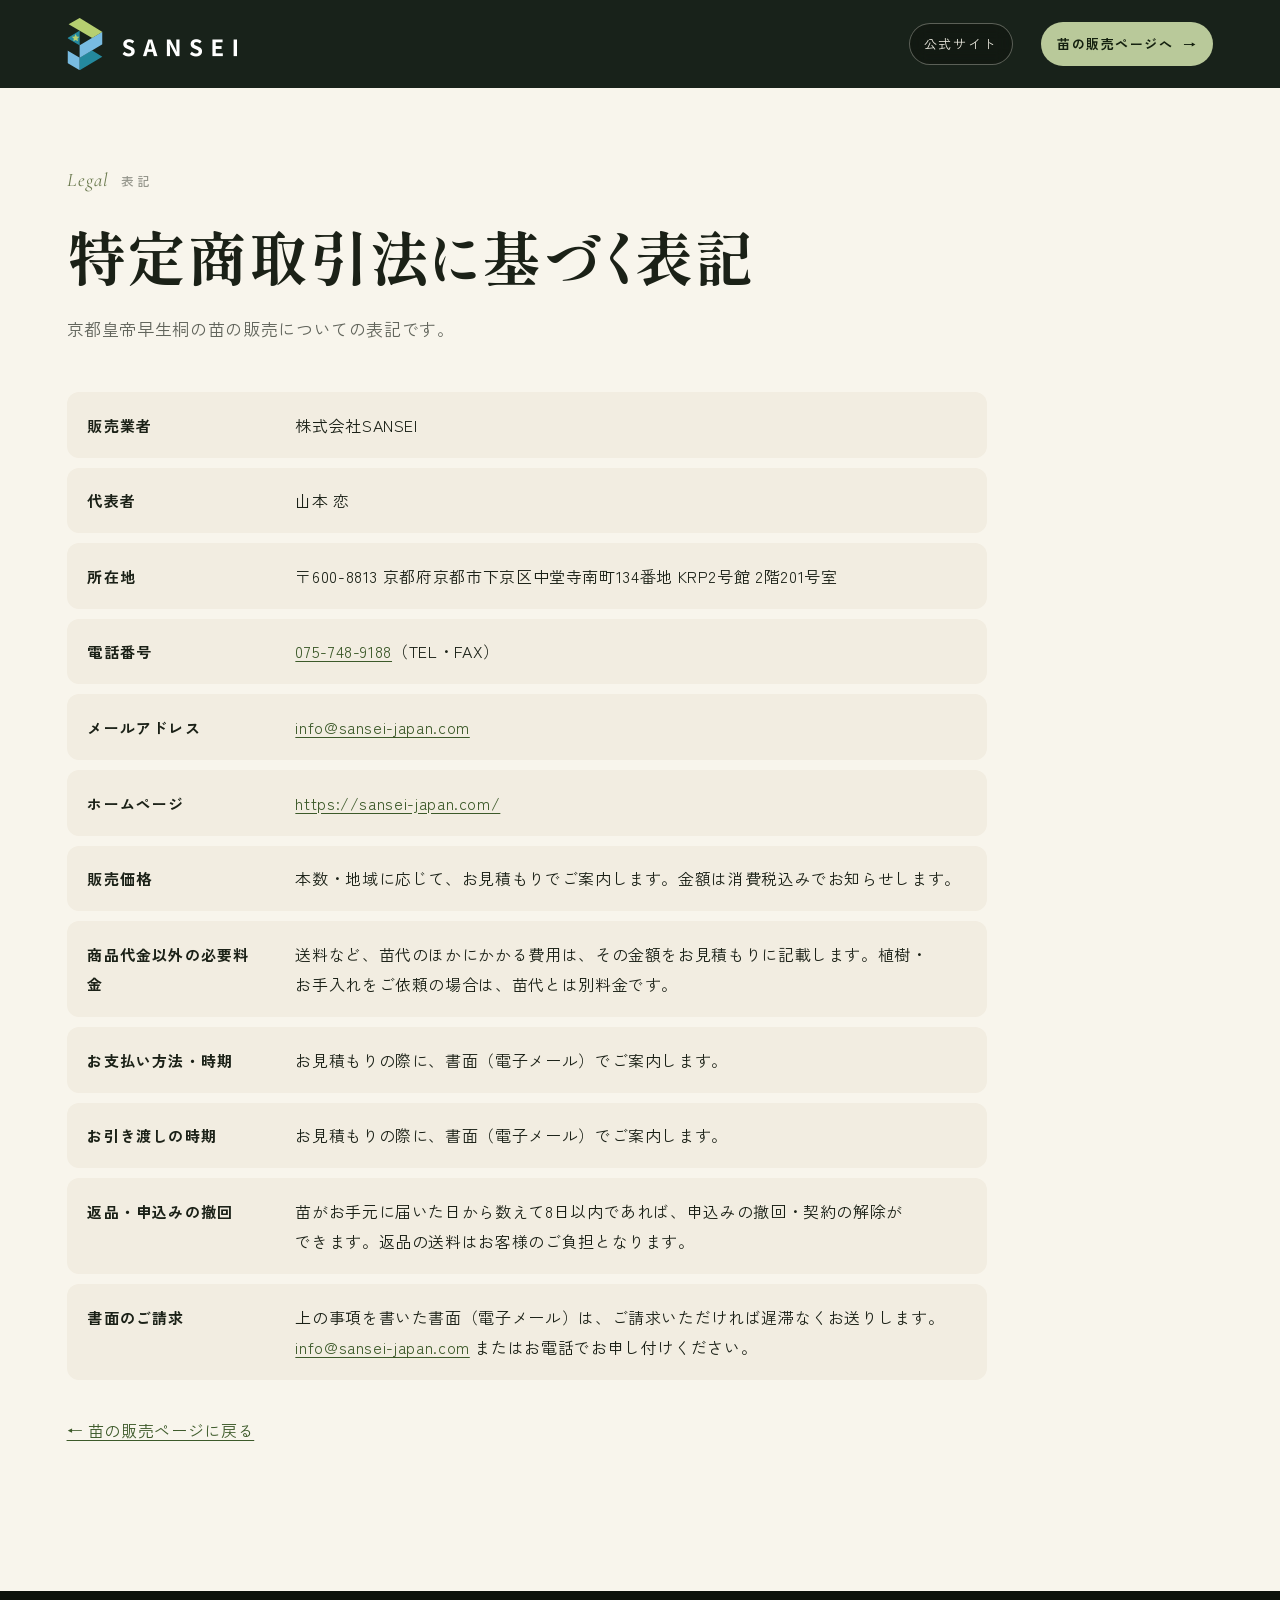
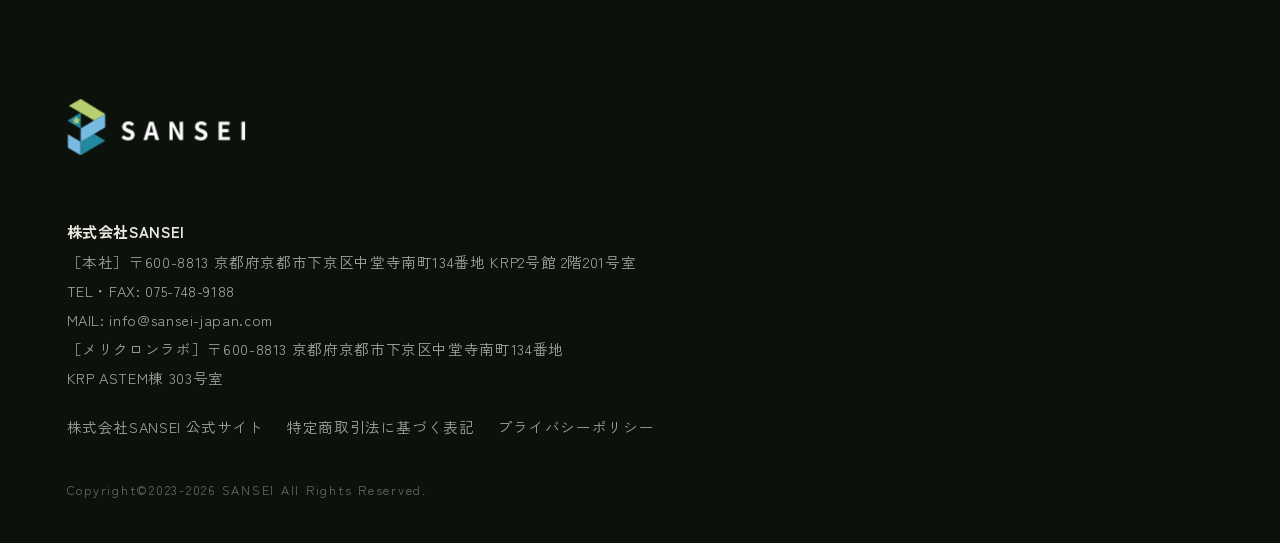
<file: nae/tokushoho.html>
<!doctype html>
<html lang="ja">
<head>
<meta charset="utf-8">
<meta name="viewport" content="width=device-width,initial-scale=1,viewport-fit=cover">
<title>特定商取引法に基づく表記｜京都皇帝早生桐の苗の販売｜株式会社SANSEI</title>
<meta name="robots" content="noindex,nofollow">
<meta name="theme-color" content="#18221a">
<link rel="icon" href="img/icon-32x32.jpg" sizes="32x32">
<link rel="icon" href="img/icon-192x192.jpg" sizes="192x192">
<link rel="apple-touch-icon" href="img/icon-180x180.jpg">
<link rel="preconnect" href="https://fonts.googleapis.com">
<link rel="preconnect" href="https://fonts.gstatic.com" crossorigin>
<link rel="stylesheet" href="https://fonts.googleapis.com/css2?family=Cormorant+Garamond:ital,wght@0,500;1,400;1,500&family=Shippori+Mincho+B1:wght@500;700;800&family=Zen+Kaku+Gothic+New:wght@400;500;700&display=swap">
<link rel="stylesheet" href="assets/lp.css">
</head>
<body class="legal-pg">

<header class="hd">
  <a class="brand" href="https://sansei-japan.com/" aria-label="株式会社SANSEI 公式サイトへ"><img src="img/logo-header.png" srcset="img/logo-header.png 1x, img/logo-header-sp.png 2x" alt="株式会社SANSEI" width="170" height="52"></a>
  <nav class="hd__r" aria-label="ヘッダー">
    <a class="hd__home" href="https://sansei-japan.com/">公式サイト</a>
    <a class="pill" href="index.html">苗の販売ページへ <span class="arw">→</span></a>
  </nav>
</header>

<main class="paper legal-main">
  <div class="wrap">
    <p class="eyebrow">Legal <b>表記</b></p>
    <h1 class="title">特定商取引法に基づく表記</h1>
    <p class="lead legal-lead">京都皇帝早生桐の苗の販売についての表記です。</p>
    <dl class="legal">
      <div><dt>販売業者</dt><dd>株式会社SANSEI</dd></div>
      <div><dt>代表者</dt><dd>山本 恋</dd></div>
      <div><dt>所在地</dt><dd><span>〒600-8813</span> <span>京都府京都市下京区中堂寺南町134番地</span> <span>KRP2号館 2階201号室</span></dd></div>
      <div><dt>電話番号</dt><dd><a href="tel:0757489188">075-748-9188</a>（TEL・FAX）</dd></div>
      <div><dt>メールアドレス</dt><dd><a href="mailto:info@sansei-japan.com">info@sansei-japan.com</a></dd></div>
      <div><dt>ホームページ</dt><dd><a href="https://sansei-japan.com/">https://sansei-japan.com/</a></dd></div>
      <div><dt>販売価格</dt><dd>本数・地域に応じて、お見積もりでご案内します。金額は消費税込みでお知らせします。</dd></div>
      <div><dt>商品代金以外の必要料金</dt><dd>送料など、苗代のほかにかかる費用は、その金額をお見積もりに記載します。植樹・お手入れをご依頼の場合は、苗代とは別料金です。</dd></div>
      <div><dt>お支払い方法・時期</dt><dd>お見積もりの際に、書面（電子メール）でご案内します。</dd></div>
      <div><dt>お引き渡しの時期</dt><dd>お見積もりの際に、書面（電子メール）でご案内します。</dd></div>
      <div><dt>返品・申込みの撤回</dt><dd>苗がお手元に届いた日から数えて8日以内であれば、申込みの撤回・契約の解除ができます。返品の送料はお客様のご負担となります。</dd></div>
      <div><dt>書面のご請求</dt><dd>上の事項を書いた書面（電子メール）は、ご請求いただければ遅滞なくお送りします。<a href="mailto:info@sansei-japan.com">info@sansei-japan.com</a> またはお電話でお申し付けください。</dd></div>
    </dl>
    <p class="legal-back"><a href="index.html">← 苗の販売ページに戻る</a></p>
  </div>
</main>

<footer class="ft">
  <a class="ft__logo" href="https://sansei-japan.com/"><img src="img/logo-header-sp.png" alt="株式会社SANSEI" width="216" height="68"></a>
  <div class="ft__in">
    <div>
      <address>
        <b style="color:var(--on-dark);font-size:15px">株式会社SANSEI</b><br>
        <span>［本社］〒600-8813</span> <span>京都府京都市下京区中堂寺南町134番地</span> <span>KRP2号館 2階201号室</span><br>
        TEL・FAX: 075-748-9188<br>
        MAIL: <a href="mailto:info@sansei-japan.com">info@sansei-japan.com</a><br>
        <span>［メリクロンラボ］〒600-8813</span> <span>京都府京都市下京区中堂寺南町134番地</span> <span>KRP ASTEM棟 303号室</span>
      </address>
      <nav class="ft__links" aria-label="フッター">
        <a href="https://sansei-japan.com/">株式会社SANSEI 公式サイト</a>
        <a href="tokushoho.html" aria-current="page">特定商取引法に基づく表記</a>
        <a href="privacy.html">プライバシーポリシー</a>
      </nav>
    </div>
  </div>
  <p class="ft__copy"><span>Copyright©2023-2026 SANSEI</span> <span>All Rights Reserved.</span></p>
</footer>

</body>
</html>
</file>
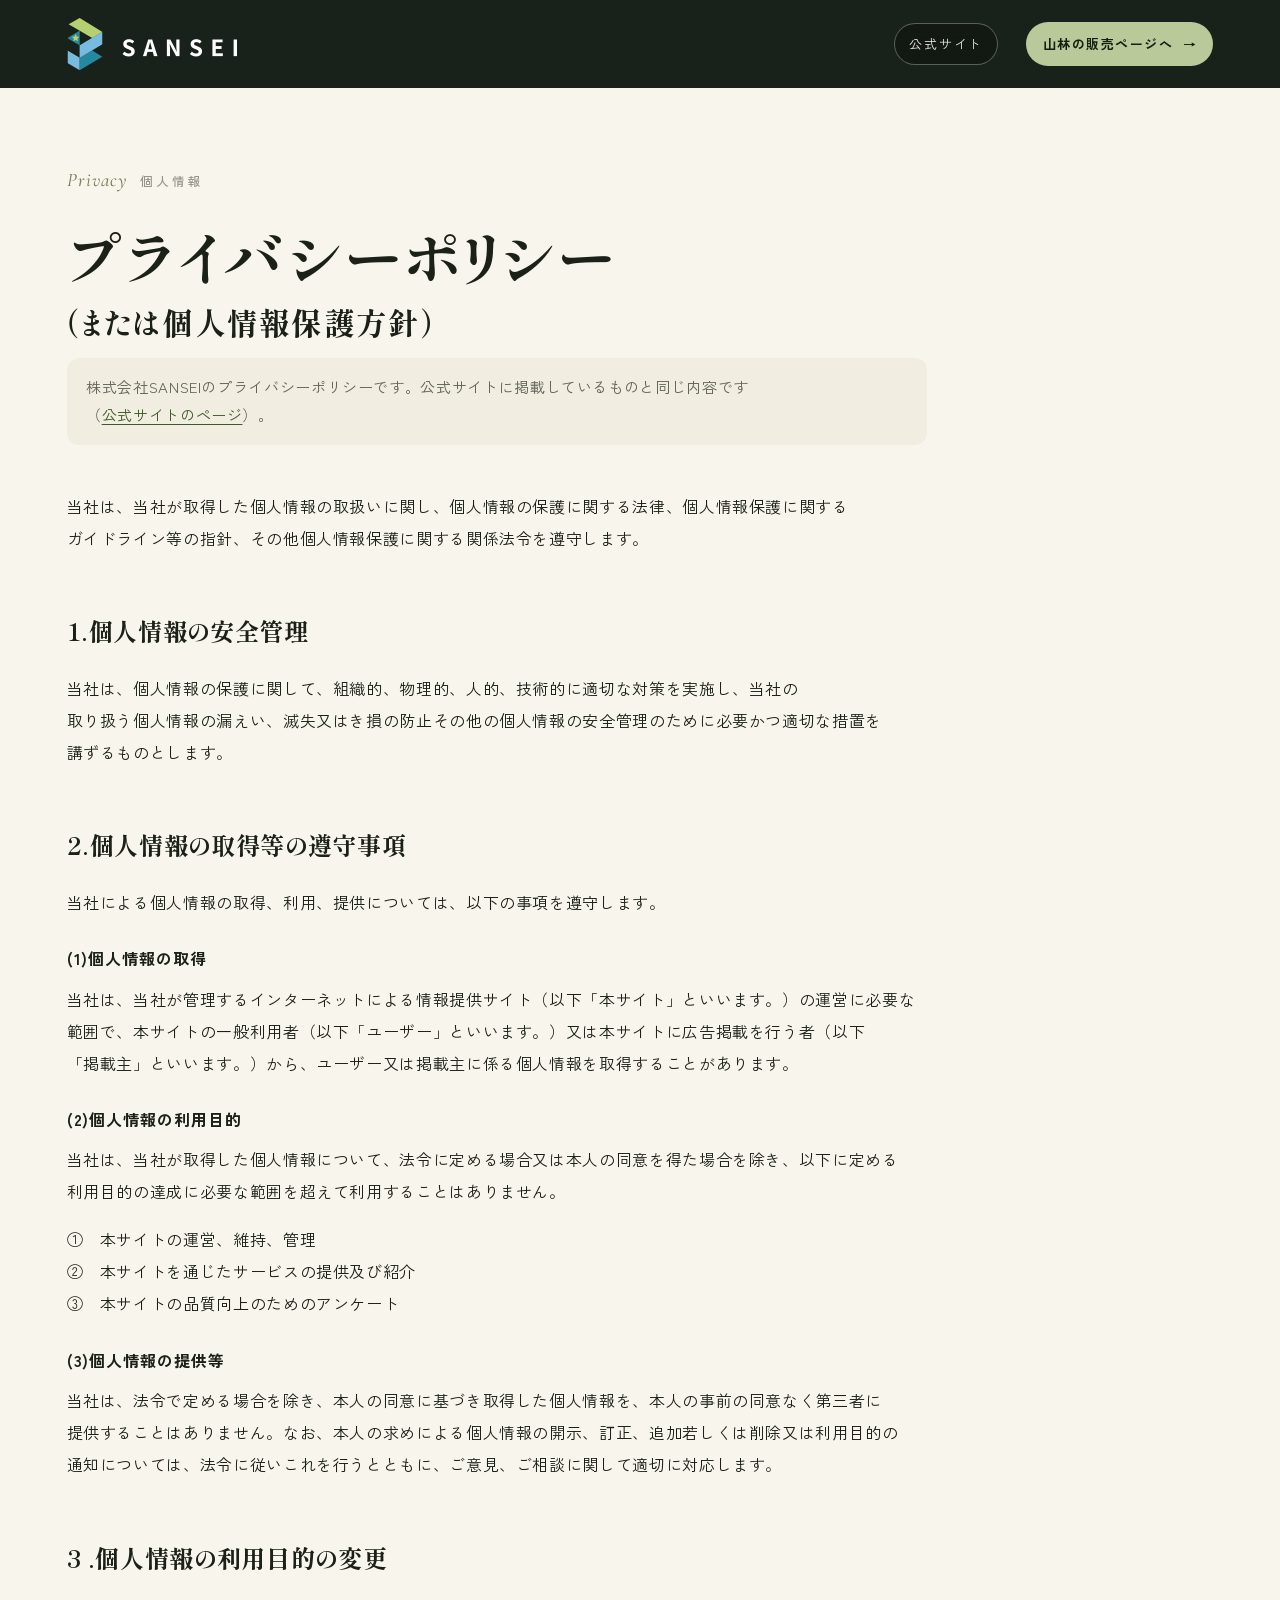
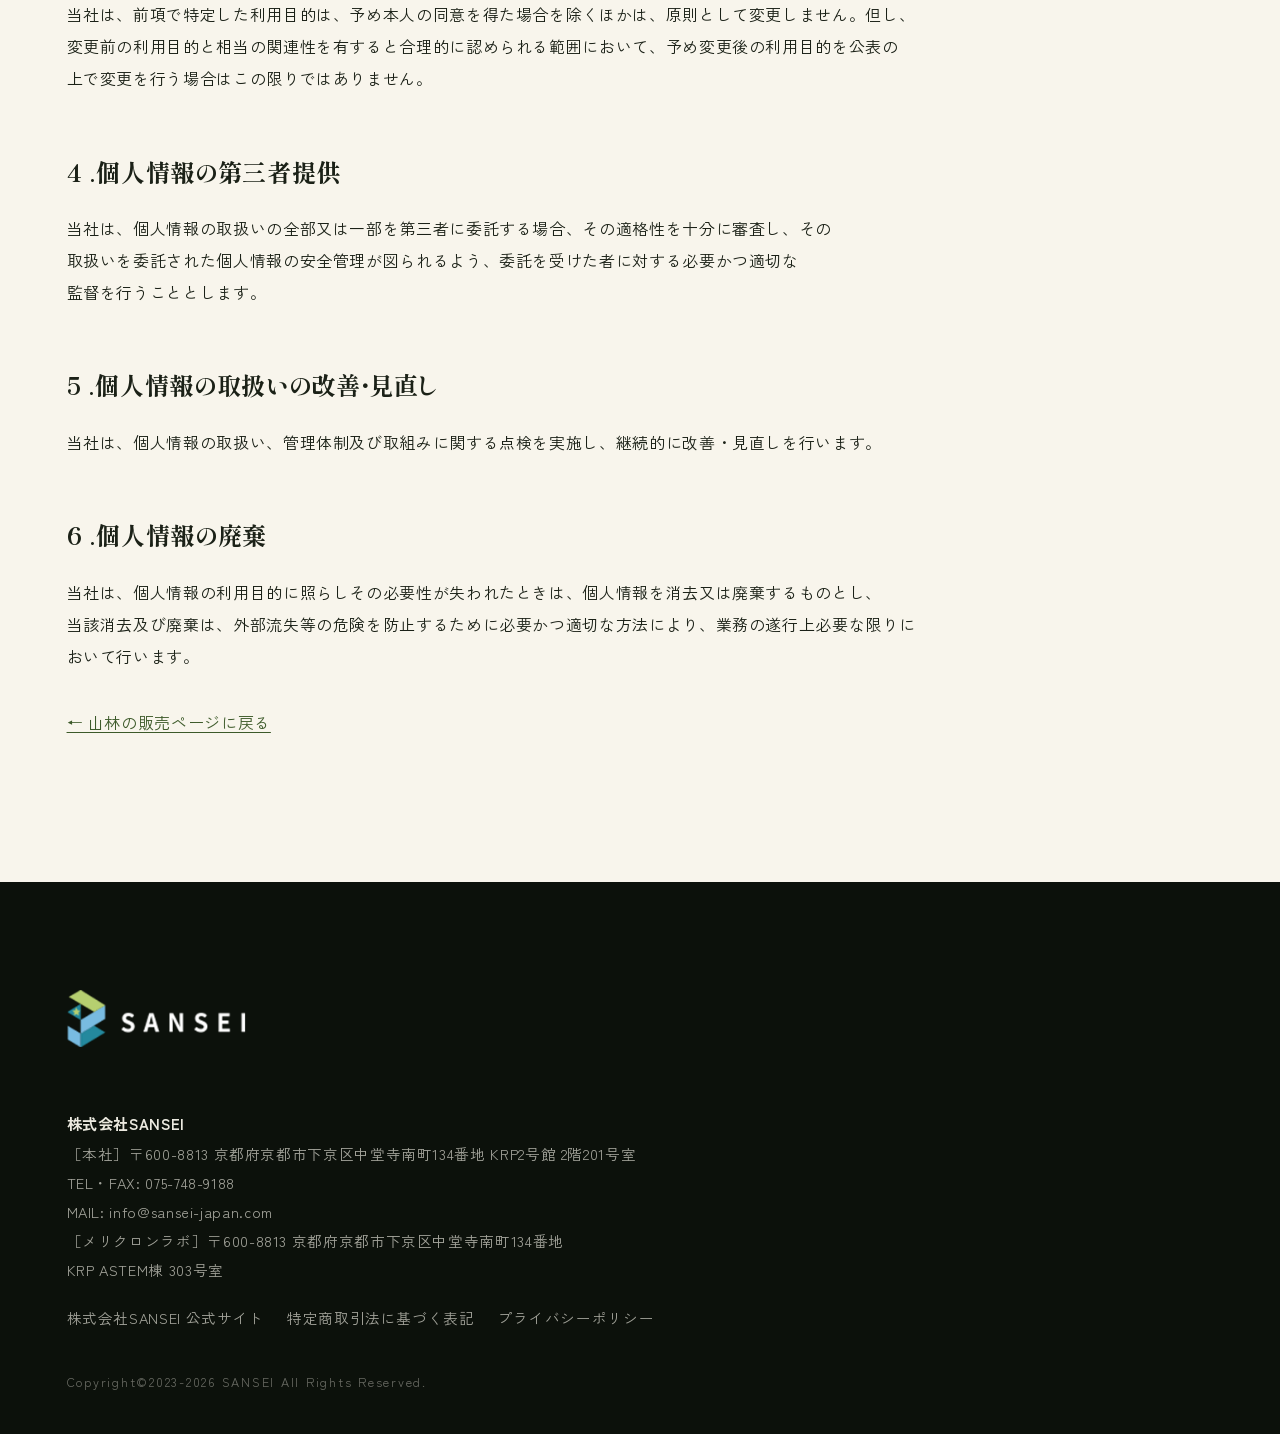
<file: sanrin/privacy.html>
<!doctype html>
<html lang="ja">
<head>
<meta charset="utf-8">
<meta name="viewport" content="width=device-width,initial-scale=1,viewport-fit=cover">
<title>プライバシーポリシー｜京都皇帝早生桐の山林の販売｜株式会社SANSEI</title>
<meta name="robots" content="noindex,nofollow">
<meta name="theme-color" content="#18221a">
<link rel="icon" href="img/icon-32x32.jpg" sizes="32x32">
<link rel="icon" href="img/icon-192x192.jpg" sizes="192x192">
<link rel="apple-touch-icon" href="img/icon-180x180.jpg">
<link rel="preconnect" href="https://fonts.googleapis.com">
<link rel="preconnect" href="https://fonts.gstatic.com" crossorigin>
<link rel="stylesheet" href="https://fonts.googleapis.com/css2?family=Cormorant+Garamond:ital,wght@0,500;1,400;1,500&family=Shippori+Mincho+B1:wght@500;700;800&family=Zen+Kaku+Gothic+New:wght@400;500;700&display=swap">
<link rel="stylesheet" href="assets/lp.css">
</head>
<body class="legal-pg">

<header class="hd">
  <a class="brand" href="https://sansei-japan.com/" aria-label="株式会社SANSEI 公式サイトへ"><img src="img/logo-header.png" srcset="img/logo-header.png 1x, img/logo-header-sp.png 2x" alt="株式会社SANSEI" width="170" height="52"></a>
  <nav class="hd__r" aria-label="ヘッダー">
    <a class="hd__home" href="https://sansei-japan.com/">公式サイト</a>
    <a class="pill" href="index.html">山林の販売ページへ <span class="arw">→</span></a>
  </nav>
</header>

<main class="paper legal-main">
  <div class="wrap">
    <p class="eyebrow">Privacy <b>個人情報</b></p>
    <h1 class="title">プライバシーポリシー<span class="legal-sub">（または個人情報保護方針）</span></h1>
    <p class="policy-src">株式会社SANSEIのプライバシーポリシーです。公式サイトに掲載しているものと同じ内容です（<a href="https://sansei-japan.com/privacy/">公式サイトのページ</a>）。</p>
    <div class="policy">
      <p>当社は、当社が取得した個人情報の取扱いに関し、個人情報の保護に関する法律、個人情報保護に関するガイドライン等の指針、その他個人情報保護に関する関係法令を遵守します。</p>
      <h2>1.個人情報の安全管理</h2>
      <p>当社は、個人情報の保護に関して、組織的、物理的、人的、技術的に適切な対策を実施し、当社の取り扱う個人情報の漏えい、滅失又はき損の防止その他の個人情報の安全管理のために必要かつ適切な措置を講ずるものとします。</p>
      <h2>2.個人情報の取得等の遵守事項</h2>
      <p>当社による個人情報の取得、利用、提供については、以下の事項を遵守します。</p>
      <h3>(1)個人情報の取得</h3>
      <p>当社は、当社が管理するインターネットによる情報提供サイト（以下「本サイト」といいます。）の運営に必要な範囲で、本サイトの一般利用者（以下「ユーザー」といいます。）又は本サイトに広告掲載を行う者（以下「掲載主」といいます。）から、ユーザー又は掲載主に係る個人情報を取得することがあります。</p>
      <h3>(2)個人情報の利用目的</h3>
      <p>当社は、当社が取得した個人情報について、法令に定める場合又は本人の同意を得た場合を除き、以下に定める利用目的の達成に必要な範囲を超えて利用することはありません。</p>
      <p>①　本サイトの運営、維持、管理<br>
         ②　本サイトを通じたサービスの提供及び紹介<br>
         ③　本サイトの品質向上のためのアンケート</p>
      <h3>(3)個人情報の提供等</h3>
      <p>当社は、法令で定める場合を除き、本人の同意に基づき取得した個人情報を、本人の事前の同意なく第三者に提供することはありません。なお、本人の求めによる個人情報の開示、訂正、追加若しくは削除又は利用目的の通知については、法令に従いこれを行うとともに、ご意見、ご相談に関して適切に対応します。</p>
      <h2>3 .個人情報の利用目的の変更</h2>
      <p>当社は、前項で特定した利用目的は、予め本人の同意を得た場合を除くほかは、原則として変更しません。但し、変更前の利用目的と相当の関連性を有すると合理的に認められる範囲において、予め変更後の利用目的を公表の上で変更を行う場合はこの限りではありません。</p>
      <h2>4 .個人情報の第三者提供</h2>
      <p>当社は、個人情報の取扱いの全部又は一部を第三者に委託する場合、その適格性を十分に審査し、その取扱いを委託された個人情報の安全管理が図られるよう、委託を受けた者に対する必要かつ適切な監督を行うこととします。</p>
      <h2>5 .個人情報の取扱いの改善・見直し</h2>
      <p>当社は、個人情報の取扱い、管理体制及び取組みに関する点検を実施し、継続的に改善・見直しを行います。</p>
      <h2>6 .個人情報の廃棄</h2>
      <p>当社は、個人情報の利用目的に照らしその必要性が失われたときは、個人情報を消去又は廃棄するものとし、当該消去及び廃棄は、外部流失等の危険を防止するために必要かつ適切な方法により、業務の遂行上必要な限りにおいて行います。</p>
    </div>
    <p class="legal-back"><a href="index.html">← 山林の販売ページに戻る</a></p>
  </div>
</main>

<footer class="ft">
  <a class="ft__logo" href="https://sansei-japan.com/"><img src="img/logo-header-sp.png" alt="株式会社SANSEI" width="216" height="68"></a>
  <div class="ft__in">
    <div>
      <address>
        <b style="color:var(--on-dark);font-size:15px">株式会社SANSEI</b><br>
        <span>［本社］〒600-8813</span> <span>京都府京都市下京区中堂寺南町134番地</span> <span>KRP2号館 2階201号室</span><br>
        TEL・FAX: 075-748-9188<br>
        MAIL: <a href="mailto:info@sansei-japan.com">info@sansei-japan.com</a><br>
        <span>［メリクロンラボ］〒600-8813</span> <span>京都府京都市下京区中堂寺南町134番地</span> <span>KRP ASTEM棟 303号室</span>
      </address>
      <nav class="ft__links" aria-label="フッター">
        <a href="https://sansei-japan.com/">株式会社SANSEI 公式サイト</a>
        <a href="tokushoho.html">特定商取引法に基づく表記</a>
        <a href="privacy.html" aria-current="page">プライバシーポリシー</a>
      </nav>
    </div>
  </div>
  <p class="ft__copy"><span>Copyright©2023-2026 SANSEI</span> <span>All Rights Reserved.</span></p>
</footer>

</body>
</html>
</file>
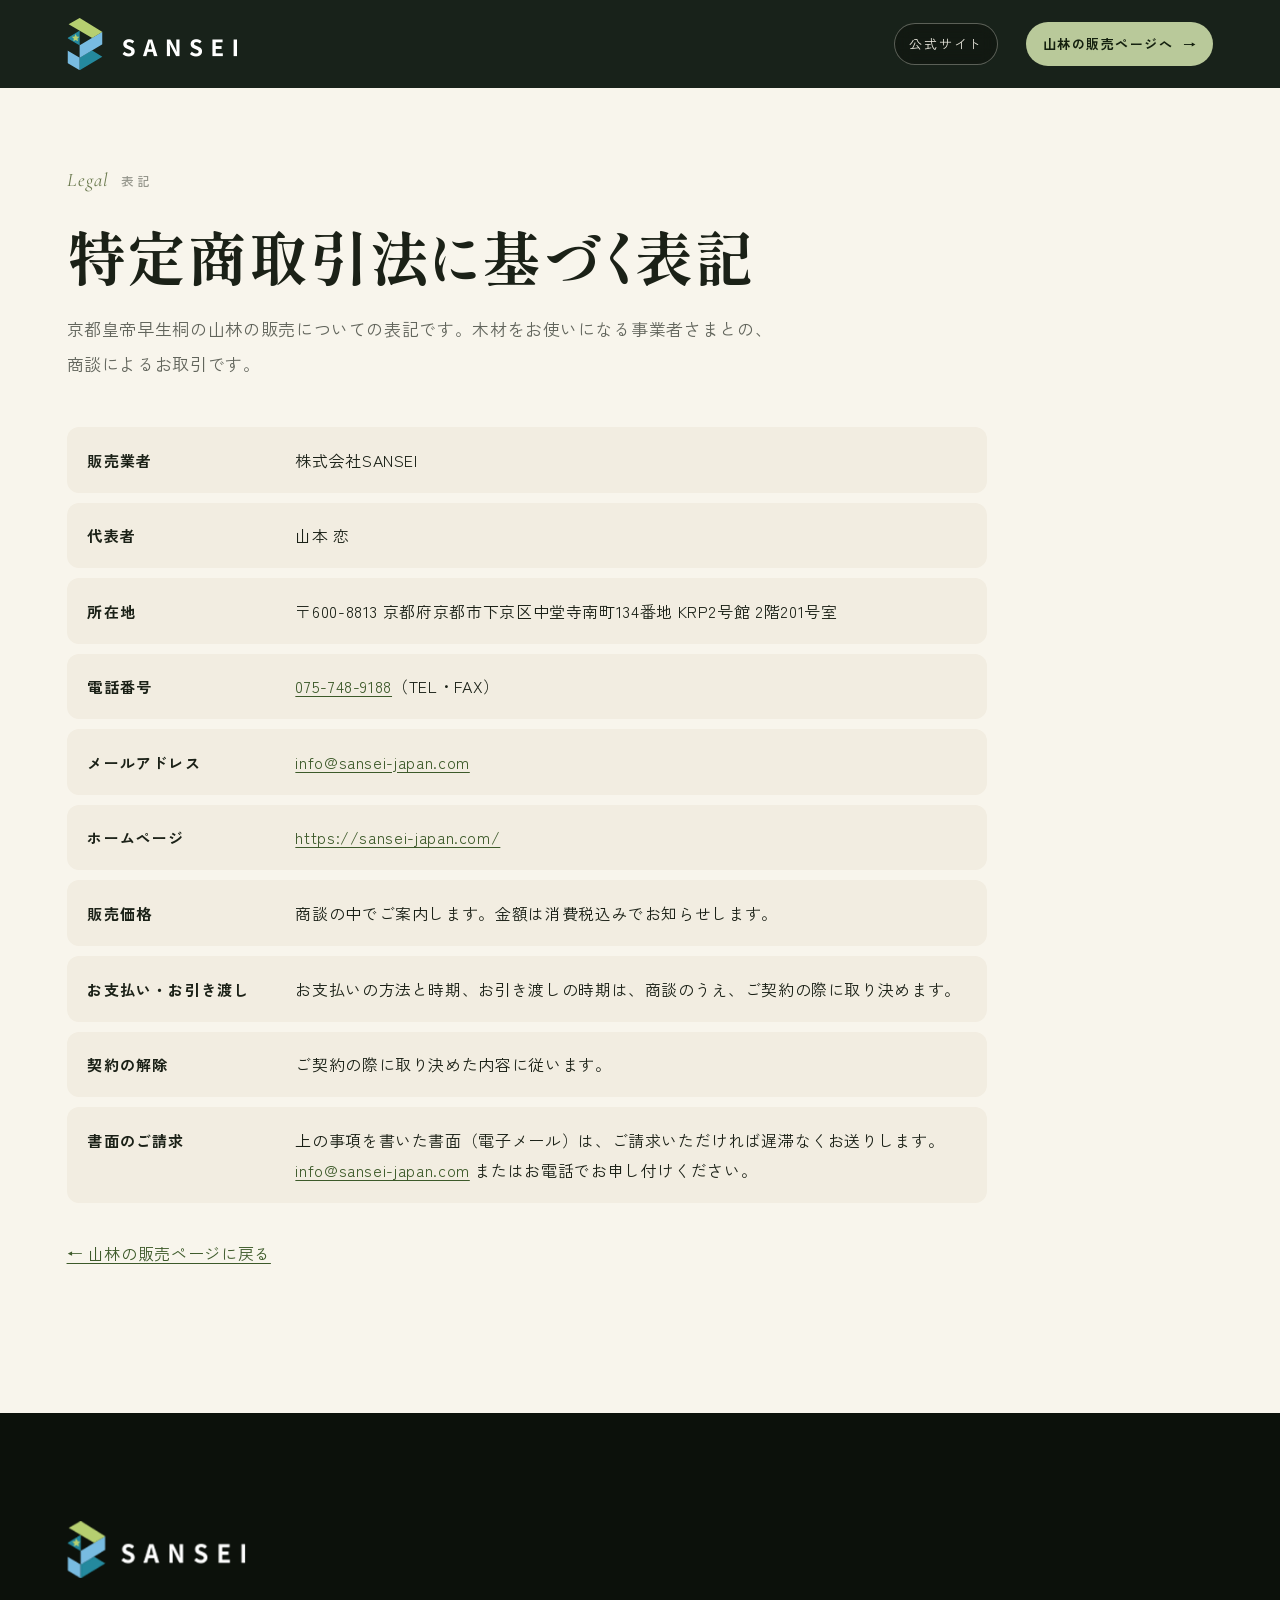
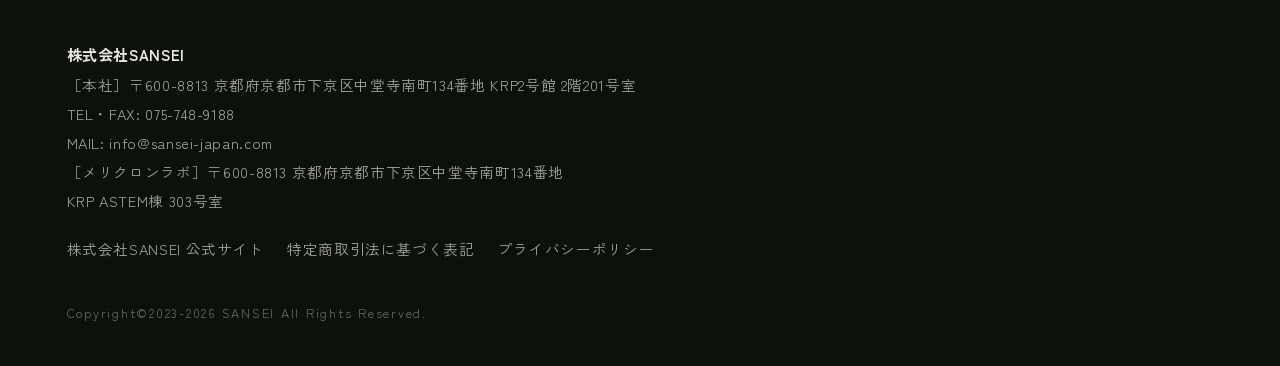
<file: sanrin/tokushoho.html>
<!doctype html>
<html lang="ja">
<head>
<meta charset="utf-8">
<meta name="viewport" content="width=device-width,initial-scale=1,viewport-fit=cover">
<title>特定商取引法に基づく表記｜京都皇帝早生桐の山林の販売｜株式会社SANSEI</title>
<meta name="robots" content="noindex,nofollow">
<meta name="theme-color" content="#18221a">
<link rel="icon" href="img/icon-32x32.jpg" sizes="32x32">
<link rel="icon" href="img/icon-192x192.jpg" sizes="192x192">
<link rel="apple-touch-icon" href="img/icon-180x180.jpg">
<link rel="preconnect" href="https://fonts.googleapis.com">
<link rel="preconnect" href="https://fonts.gstatic.com" crossorigin>
<link rel="stylesheet" href="https://fonts.googleapis.com/css2?family=Cormorant+Garamond:ital,wght@0,500;1,400;1,500&family=Shippori+Mincho+B1:wght@500;700;800&family=Zen+Kaku+Gothic+New:wght@400;500;700&display=swap">
<link rel="stylesheet" href="assets/lp.css">
</head>
<body class="legal-pg">

<header class="hd">
  <a class="brand" href="https://sansei-japan.com/" aria-label="株式会社SANSEI 公式サイトへ"><img src="img/logo-header.png" srcset="img/logo-header.png 1x, img/logo-header-sp.png 2x" alt="株式会社SANSEI" width="170" height="52"></a>
  <nav class="hd__r" aria-label="ヘッダー">
    <a class="hd__home" href="https://sansei-japan.com/">公式サイト</a>
    <a class="pill" href="index.html">山林の販売ページへ <span class="arw">→</span></a>
  </nav>
</header>

<main class="paper legal-main">
  <div class="wrap">
    <p class="eyebrow">Legal <b>表記</b></p>
    <h1 class="title">特定商取引法に基づく表記</h1>
    <p class="lead legal-lead">京都皇帝早生桐の山林の販売についての表記です。木材をお使いになる事業者さまとの、商談によるお取引です。</p>
    <dl class="legal">
      <div><dt>販売業者</dt><dd>株式会社SANSEI</dd></div>
      <div><dt>代表者</dt><dd>山本 恋</dd></div>
      <div><dt>所在地</dt><dd><span>〒600-8813</span> <span>京都府京都市下京区中堂寺南町134番地</span> <span>KRP2号館 2階201号室</span></dd></div>
      <div><dt>電話番号</dt><dd><a href="tel:0757489188">075-748-9188</a>（TEL・FAX）</dd></div>
      <div><dt>メールアドレス</dt><dd><a href="mailto:info@sansei-japan.com">info@sansei-japan.com</a></dd></div>
      <div><dt>ホームページ</dt><dd><a href="https://sansei-japan.com/">https://sansei-japan.com/</a></dd></div>
      <div><dt>販売価格</dt><dd>商談の中でご案内します。金額は消費税込みでお知らせします。</dd></div>
      <div><dt>お支払い・お引き渡し</dt><dd>お支払いの方法と時期、お引き渡しの時期は、商談のうえ、ご契約の際に取り決めます。</dd></div>
      <div><dt>契約の解除</dt><dd>ご契約の際に取り決めた内容に従います。</dd></div>
      <div><dt>書面のご請求</dt><dd>上の事項を書いた書面（電子メール）は、ご請求いただければ遅滞なくお送りします。<a href="mailto:info@sansei-japan.com">info@sansei-japan.com</a> またはお電話でお申し付けください。</dd></div>
    </dl>
    <p class="legal-back"><a href="index.html">← 山林の販売ページに戻る</a></p>
  </div>
</main>

<footer class="ft">
  <a class="ft__logo" href="https://sansei-japan.com/"><img src="img/logo-header-sp.png" alt="株式会社SANSEI" width="216" height="68"></a>
  <div class="ft__in">
    <div>
      <address>
        <b style="color:var(--on-dark);font-size:15px">株式会社SANSEI</b><br>
        <span>［本社］〒600-8813</span> <span>京都府京都市下京区中堂寺南町134番地</span> <span>KRP2号館 2階201号室</span><br>
        TEL・FAX: 075-748-9188<br>
        MAIL: <a href="mailto:info@sansei-japan.com">info@sansei-japan.com</a><br>
        <span>［メリクロンラボ］〒600-8813</span> <span>京都府京都市下京区中堂寺南町134番地</span> <span>KRP ASTEM棟 303号室</span>
      </address>
      <nav class="ft__links" aria-label="フッター">
        <a href="https://sansei-japan.com/">株式会社SANSEI 公式サイト</a>
        <a href="tokushoho.html" aria-current="page">特定商取引法に基づく表記</a>
        <a href="privacy.html">プライバシーポリシー</a>
      </nav>
    </div>
  </div>
  <p class="ft__copy"><span>Copyright©2023-2026 SANSEI</span> <span>All Rights Reserved.</span></p>
</footer>

</body>
</html>
</file>
<file: nae/assets/lp.css>
/* ============================================================
   京都皇帝早生桐 LP 共通（苗／山林）── 2026-10-01 初版
   ★幾何学・斜め・横線・カード格子は使わない
   ★区切り＝地色の切替／写真の食い込み／sticky の入れ替わり
   ============================================================ */
:root{
  --ink:#10150e; --forest:#18221a; --moss:#24301f; --deep:#0c110b;
  --cream:#f2ede1; --paper:#f8f5ec; --sand:#e6dfcd;
  --leaf:#b9c99a; --leaf-2:#d7e3bd; --gold:#c8a668;
  --on-dark:#ebe9df; --on-dark-2:rgba(235,233,223,.68); --on-dark-3:rgba(235,233,223,.42);
  --on-light:#1b2117; --on-light-2:rgba(27,33,23,.68); --on-light-3:rgba(27,33,23,.45);
  --serif:"Shippori Mincho B1","Hiragino Mincho ProN","Yu Mincho",serif;
  --sans:"Zen Kaku Gothic New","Hiragino Sans","Yu Gothic",system-ui,sans-serif;
  --latin:"Cormorant Garamond","Times New Roman",serif;
  --gut:clamp(20px,5.2vw,88px);
  --air:clamp(96px,16vh,200px);
  --ease:cubic-bezier(.2,.7,.1,1);
  --ease-out:cubic-bezier(.16,1,.3,1);
}
*,*::before,*::after{box-sizing:border-box}
html{-webkit-text-size-adjust:100%;scroll-behavior:smooth}
body{margin:0;background:var(--deep);color:var(--on-dark);font-family:var(--sans);font-size:clamp(15px,1.02vw,17px);line-height:1.95;letter-spacing:.04em;font-feature-settings:"palt" 1;overflow-x:hidden}
img{display:block;max-width:100%;height:auto}
a{color:inherit;text-decoration:none}
button,input,select,textarea{font:inherit;color:inherit;letter-spacing:inherit}
p{margin:0}
h1,h2,h3{margin:0;font-weight:inherit}
.sr{position:absolute!important;width:1px;height:1px;overflow:hidden;clip:rect(0 0 0 0);white-space:nowrap}

/* ---------- 粒子（★暗い地に薄い粒） ---------- */
.grain{position:relative;isolation:isolate}
.grain::after{content:"";position:absolute;inset:0;pointer-events:none;z-index:-1;opacity:.09;mix-blend-mode:soft-light;
  background-image:url("data:image/svg+xml;utf8,<svg xmlns='http://www.w3.org/2000/svg' width='180' height='180'><filter id='n'><feTurbulence type='fractalNoise' baseFrequency='.85' numOctaves='3' stitchTiles='stitch'/></filter><rect width='100%' height='100%' filter='url(%23n)'/></svg>")}

/* ---------- 文字の型 ---------- */
.eyebrow{font-family:var(--latin);font-style:italic;font-size:clamp(17px,1.5vw,22px);letter-spacing:.06em;color:var(--leaf);display:inline-flex;align-items:baseline;gap:.6em}
.eyebrow b{font-family:var(--sans);font-style:normal;font-weight:500;font-size:.62em;letter-spacing:.24em;color:var(--on-dark-3)}
.cream .eyebrow,.paper .eyebrow{color:#6b7a4f}
.cream .eyebrow b,.paper .eyebrow b{color:var(--on-light-3)}
.display{font-family:var(--serif);font-weight:700;font-size:clamp(40px,7.4vw,118px);line-height:1.12;letter-spacing:.02em}
.title{font-family:var(--serif);font-weight:700;font-size:clamp(32px,4.6vw,72px);line-height:1.22;letter-spacing:.03em}
.title-s{font-family:var(--serif);font-weight:700;font-size:clamp(26px,2.9vw,44px);line-height:1.35;letter-spacing:.04em}
.lead{font-size:clamp(16px,1.25vw,20px);line-height:2.05;color:var(--on-dark-2)}
.cream .lead,.paper .lead{color:var(--on-light-2)}
.note{font-size:12.5px;line-height:1.85;color:var(--on-dark-3);letter-spacing:.06em}
.cream .note,.paper .note{color:var(--on-light-3)}
.cap{font-size:12px;letter-spacing:.08em;color:var(--on-dark-3);margin-top:.9em;line-height:1.7}
.cream .cap,.paper .cap{color:var(--on-light-3)}

/* ★差し替え待ち（★フレームの［ ］で、まだ本物の値が無い所）── 見つけやすく・消しやすく */
.todo{outline:1.5px dashed #d8a645;outline-offset:3px;border-radius:3px;color:#e7c47a;padding:0 .25em}
.todo::after{content:"差し替え待ち";font-size:10px;letter-spacing:.12em;margin-left:.5em;padding:.15em .5em;border-radius:99px;background:#d8a645;color:#1b1407;vertical-align:.25em;font-weight:700}
.cream .todo,.paper .todo{color:#8a5d12}

/* ---------- 出てくる動き ---------- */
[data-reveal]{opacity:0;transform:translate3d(0,28px,0);transition:opacity 1.1s var(--ease-out),transform 1.2s var(--ease-out)}
[data-reveal].is-in{opacity:1;transform:none}
[data-reveal="fade"]{transform:none}
[data-delay="1"]{transition-delay:.12s}[data-delay="2"]{transition-delay:.24s}[data-delay="3"]{transition-delay:.36s}[data-delay="4"]{transition-delay:.48s}
.lines .ln{display:block;overflow:hidden;padding-bottom:.04em}
.lines .ln>span{display:inline-block;transform:translate3d(0,108%,0);transition:transform 1.25s var(--ease-out)}
.lines.is-in .ln>span{transform:none}
.lines.is-in .ln:nth-child(2)>span{transition-delay:.1s}.lines.is-in .ln:nth-child(3)>span{transition-delay:.2s}.lines.is-in .ln:nth-child(4)>span{transition-delay:.3s}

/* ---------- ヘッダ ---------- */
.hd{position:fixed;inset:0 0 auto;z-index:50;display:flex;align-items:center;justify-content:space-between;padding:18px var(--gut);transition:background .5s var(--ease),padding .5s var(--ease)}
.hd.is-scrolled{background:rgba(12,17,11,.72);backdrop-filter:blur(8px);-webkit-backdrop-filter:blur(8px);padding-top:12px;padding-bottom:12px}
.brand{display:flex;flex-direction:column;line-height:1.15}
.brand__en{font-family:var(--latin);font-size:22px;letter-spacing:.42em;font-weight:500}
.brand__ja{font-size:10px;letter-spacing:.32em;color:var(--on-dark-3);margin-top:3px}
.pill{display:inline-flex;align-items:center;gap:.7em;padding:.85em 1.5em;border-radius:999px;background:var(--leaf);color:#14200f;font-weight:700;font-size:14px;letter-spacing:.12em;transition:transform .4s var(--ease),background .4s var(--ease),box-shadow .4s var(--ease);white-space:nowrap}
.pill:hover{transform:translateY(-2px);background:var(--leaf-2);box-shadow:0 14px 34px -14px rgba(185,201,154,.7)}
.pill .arw{display:inline-block;transition:transform .4s var(--ease)}
.pill:hover .arw{transform:translateX(4px)}
.pill--ghost{background:transparent;color:var(--on-dark);box-shadow:inset 0 0 0 1px rgba(235,233,223,.38)}
.pill--ghost:hover{background:rgba(235,233,223,.08)}
.pill--lg{padding:1.15em 2em;font-size:15px}
.hd .pill{padding:.7em 1.25em;font-size:13px}
@media (max-width:640px){.hd .pill{display:none}}

/* ---------- ヒーロー（★縦の大判写真を右に・スマホは全面） ---------- */
.hero{position:relative;min-height:100svh;display:grid;grid-template-columns:1fr;background:var(--forest);overflow:hidden}
.hero__media{position:absolute;inset:0;z-index:0}
.hero__media img{width:100%;height:100%;object-fit:cover;object-position:50% 40%;transform:scale(1.12);animation:kb 3.2s var(--ease-out) .1s forwards}
.hero__media::after{content:"";position:absolute;inset:0;background:linear-gradient(180deg,rgba(12,17,11,.45) 0%,rgba(12,17,11,.15) 30%,rgba(12,17,11,.72) 68%,rgba(12,17,11,.96) 100%)}
@keyframes kb{to{transform:scale(1)}}
.hero__body{position:relative;z-index:2;align-self:end;padding:120px var(--gut) clamp(40px,7vh,80px)}
.hero h1{font-size:clamp(44px,11.5vw,84px)}
.hero h1 .ln{white-space:nowrap}
@media (min-width:960px){.hero h1{font-size:clamp(56px,6.1vw,104px)}}
.hero h1 .kw{display:block;font-family:var(--sans);font-weight:500;font-size:clamp(13px,1.05vw,15px);letter-spacing:.34em;color:var(--leaf);margin-bottom:1.6em}
.hero__sub{font-family:var(--serif);font-size:clamp(17px,1.6vw,24px);line-height:1.8;margin-top:1.4em;color:var(--on-dark)}
.points{list-style:none;margin:2.2em 0 0;padding:0;display:grid;gap:.55em}
.points li{display:flex;gap:1.1em;align-items:baseline;font-size:clamp(14px,1.02vw,16px);letter-spacing:.08em}
.points li span{font-family:var(--latin);font-style:italic;color:var(--leaf);font-size:1.15em;min-width:1.6em}
.hero__cta{display:flex;flex-wrap:wrap;align-items:center;gap:1em 1.6em;margin-top:2.4em}
.hero__cta small{font-size:12.5px;color:var(--on-dark-2);letter-spacing:.1em}
.hero__cap{position:absolute;z-index:2;right:var(--gut);bottom:18px;font-size:11px;letter-spacing:.1em;color:var(--on-dark-3);text-align:right;max-width:26em}
.scroll-cue{position:absolute;z-index:2;left:50%;bottom:16px;transform:translateX(-50%);font-family:var(--latin);font-style:italic;font-size:13px;letter-spacing:.3em;color:var(--on-dark-3);display:none}
@media (min-width:960px){
  .hero{grid-template-columns:minmax(0,1.08fr) minmax(0,.92fr)}
  .hero__media{position:relative;grid-column:2;inset:auto;height:100svh}
  .hero__media::after{background:linear-gradient(90deg,var(--forest) 0%,rgba(24,34,26,0) 22%),linear-gradient(0deg,rgba(12,17,11,.5),rgba(12,17,11,0) 30%)}
  .hero__body{grid-column:1;grid-row:1;align-self:center;padding:140px var(--gut) 90px}
  .hero__cap{right:24px}
  .scroll-cue{display:block;left:calc(var(--gut) + 0px);transform:none}
}

/* ---------- 帯（★線なしのマーキー） ---------- */
.marq{background:var(--deep);overflow:hidden;padding:clamp(26px,4vh,44px) 0;white-space:nowrap}
.marq__track{display:inline-flex;gap:0;animation:marq 48s linear infinite}
.marq__track span{font-family:var(--serif);font-weight:700;font-size:clamp(30px,4.4vw,64px);color:transparent;-webkit-text-stroke:1px rgba(185,201,154,.55);padding-right:.9em}
.marq__track span:nth-child(even){color:var(--leaf);-webkit-text-stroke:0;font-family:var(--latin);font-style:italic;font-weight:400}
@keyframes marq{to{transform:translateX(-50%)}}

/* ---------- 節の地 ---------- */
.sec{position:relative;padding:var(--air) var(--gut)}
.dark{background:var(--forest);color:var(--on-dark)}
.deep{background:var(--deep);color:var(--on-dark)}
.moss{background:var(--moss);color:var(--on-dark)}
.cream{background:var(--cream);color:var(--on-light)}
.paper{background:var(--paper);color:var(--on-light)}
.wrap{max-width:1320px;margin:0 auto}
.narrow{max-width:760px}

/* ---------- Problem：全面の横写真（★視差） ---------- */
.bleed{position:relative;height:clamp(380px,78vh,820px);overflow:hidden}
.bleed img{position:absolute;inset:-12% 0;width:100%;height:124%;object-fit:cover}
.bleed::after{content:"";position:absolute;inset:0;background:linear-gradient(180deg,var(--forest) 0%,rgba(24,34,26,.35) 26%,rgba(24,34,26,.35) 60%,var(--forest) 100%)}
.bleed__in{position:absolute;inset:auto var(--gut) clamp(40px,9vh,110px);z-index:2}
.bleed .cap{position:absolute;right:var(--gut);bottom:14px;z-index:2;margin:0}
@supports (animation-timeline:view()){
  .bleed img{animation:plx linear both;animation-timeline:view()}
  @keyframes plx{from{transform:translateY(-8%)}to{transform:translateY(8%)}}
}
.offset{display:grid;gap:clamp(48px,7vw,120px);margin-top:clamp(56px,9vh,110px)}
.offset__col h3{font-family:var(--serif);font-weight:700;font-size:clamp(22px,2.2vw,32px);line-height:1.45;margin-bottom:1em;color:var(--on-dark)}
.offset__col h3 em{font-style:normal;color:var(--leaf)}
.offset__col p{color:var(--on-dark-2)}
.offset__col .src{margin-top:1.4em}
@media (min-width:900px){.offset{grid-template-columns:1fr 1fr}.offset__col:nth-child(2){margin-top:clamp(90px,16vh,200px)}}
.big-years{display:flex;flex-wrap:wrap;gap:.2em 1.2em;align-items:baseline;margin:1.6em 0 .2em}
.big-years b{font-family:var(--serif);font-weight:800;font-size:clamp(46px,6vw,92px);line-height:1;color:var(--on-dark)}
.big-years small{font-size:13px;letter-spacing:.14em;color:var(--on-dark-3)}

/* ---------- Solution：一文（クリーム） ---------- */
.statement{padding:calc(var(--air)*1.15) var(--gut)}
.statement .display{color:var(--on-light)}
.statement .lead{max-width:34em;margin-top:2em}

/* ---------- 番号つきの節の頭 ---------- */
.feat-head{display:grid;gap:1.4em;margin-bottom:clamp(40px,7vh,80px)}
.feat-no{font-family:var(--latin);font-style:italic;font-size:clamp(64px,8vw,130px);line-height:.8;color:transparent;-webkit-text-stroke:1px rgba(185,201,154,.5)}
.cream .feat-no,.paper .feat-no{-webkit-text-stroke:1px rgba(107,122,79,.55)}

/* ---------- 01 Growth：右の縦枠だけが sticky で入れ替わる ---------- */
.stage{display:grid;gap:56px}
.stage__steps{display:grid;gap:clamp(70px,16vh,180px)}
.stage__media{position:relative}
.stage__media figure{margin:0}
.stage__frame{position:relative;aspect-ratio:3/4;overflow:hidden;border-radius:2px;background:var(--moss)}
.stage__frame img{position:absolute;inset:0;width:100%;height:100%;object-fit:cover;opacity:0;transform:scale(1.06);transition:opacity 1.1s var(--ease),transform 2.4s var(--ease-out)}
.stage__frame img.is-on{opacity:1;transform:scale(1)}
.stage__frame img.contain{object-fit:contain;background:var(--moss)}
.stage__cap{min-height:3.4em}
@media (min-width:960px){
  .stage{grid-template-columns:minmax(0,1fr) minmax(0,.82fr);gap:clamp(56px,7vw,120px)}
  .stage__media{order:2}
  .stage__sticky{position:sticky;top:12vh}
  .stage__frame{height:72vh;aspect-ratio:auto}
  .stage__steps{padding:8vh 0 12vh}
}
@media (max-width:959px){.stage__media{display:none}.step__img{display:block!important}}
.step__img{display:none;margin:0 0 1.6em}
.step__img img{aspect-ratio:3/4;object-fit:cover;width:100%}
.step__img img.contain{aspect-ratio:auto;object-fit:contain}
.kv{display:flex;flex-wrap:wrap;gap:clamp(28px,4vw,64px);margin:1.4em 0 1em}
.kv div{display:flex;flex-direction:column}
.kv dt{font-size:12px;letter-spacing:.24em;color:var(--on-dark-3)}
.kv dd{margin:0;font-family:var(--serif);font-weight:800;line-height:1;font-size:clamp(68px,9.4vw,150px);letter-spacing:-.01em;white-space:nowrap}
.kv dd small{font-family:var(--latin);font-weight:500;font-size:.32em;margin-left:.12em;letter-spacing:.02em}
.kv--ghost dd{color:transparent;-webkit-text-stroke:1.3px var(--leaf)}
.kv--ghost dd small{-webkit-text-stroke:0;color:var(--leaf)}
.tag{display:inline-block;font-size:11px;letter-spacing:.2em;padding:.35em 1em;border-radius:99px;background:rgba(185,201,154,.14);color:var(--leaf);margin-bottom:1em}
.tag--calc{background:transparent;box-shadow:inset 0 0 0 1px rgba(185,201,154,.45)}
.src{font-size:12.5px;line-height:1.85;color:var(--on-dark-3);letter-spacing:.05em}
.cream .src,.paper .src{color:var(--on-light-3)}
.records{list-style:none;margin:2em 0 0;padding:0;display:grid;gap:1.3em}
.records li{display:grid;grid-template-columns:auto 1fr;gap:.2em 1.2em;align-items:baseline}
.records b{font-family:var(--serif);font-size:clamp(22px,2vw,30px);font-weight:700;color:var(--on-dark);white-space:nowrap}
.records span{color:var(--on-dark-2);font-size:.95em}
.honest{margin-top:2.2em;padding:1em 1.3em;border-radius:12px;background:rgba(185,201,154,.08);color:var(--on-dark-2);font-size:.95em}

/* ---------- 02 Regrowth：描画の面 ---------- */
.field{position:relative;background:radial-gradient(120% 90% at 70% 30%,#2b3a26 0%,var(--forest) 55%,var(--deep) 100%);overflow:hidden}
.field__glyph{position:absolute;right:-.06em;bottom:-.22em;font-family:var(--serif);font-weight:800;font-size:clamp(260px,42vw,640px);line-height:1;color:rgba(185,201,154,.05);pointer-events:none;user-select:none}
.regrow{display:grid;gap:48px;align-items:center}
@media (min-width:900px){.regrow{grid-template-columns:1fr 1fr}}
.sprout{width:100%;max-width:520px;margin:0 auto;aspect-ratio:1/1}
.sprout path,.sprout ellipse{fill:none;stroke:var(--leaf);stroke-width:2;stroke-linecap:round;stroke-linejoin:round}
.sprout .stump{stroke:rgba(235,233,223,.55)}
.sprout .ring{stroke:rgba(235,233,223,.22);stroke-width:1.2}
.sprout .leaf{fill:rgba(185,201,154,.12)}
.sprout [pathLength]{stroke-dasharray:1;stroke-dashoffset:1;transition:stroke-dashoffset 2.6s var(--ease-out)}
.sprout.is-in [pathLength]{stroke-dashoffset:0}
.sprout.is-in .d2{transition-delay:.6s}.sprout.is-in .d3{transition-delay:1.2s}.sprout.is-in .d4{transition-delay:1.6s}
.define{margin-top:2em;font-size:.95em;color:var(--on-dark-2)}
.define dfn{font-style:normal;font-family:var(--serif);color:var(--on-dark);font-weight:700}

/* ---------- 03 Clone：縦写真の横一列 ---------- */
.reel{display:flex;gap:clamp(14px,1.6vw,24px);overflow-x:auto;scroll-snap-type:x mandatory;padding:6px var(--gut) 18px;margin:clamp(48px,8vh,90px) calc(var(--gut)*-1) 0;scrollbar-width:none}
.reel::-webkit-scrollbar{display:none}
.reel figure{flex:0 0 clamp(220px,26vw,360px);margin:0;scroll-snap-align:start}
.reel figure:nth-child(even){margin-top:clamp(28px,6vh,72px)}
.reel img{aspect-ratio:3/4;object-fit:cover;width:100%;border-radius:2px}
.compare{display:grid;gap:44px;margin-top:clamp(56px,9vh,100px)}
@media (min-width:900px){.compare{grid-template-columns:1.1fr .9fr;gap:clamp(48px,6vw,110px)}}
.compare h3{font-family:var(--serif);font-weight:700;font-size:clamp(22px,2.1vw,30px);margin-bottom:.9em}
.growth-bars{list-style:none;padding:0;margin:1.4em 0 0;display:grid;gap:1.05em}
.growth-bars li{display:grid;grid-template-columns:8.5em 1fr auto;align-items:center;gap:1em;font-size:.92em}
.growth-bars .who{color:var(--on-light-2)}
.growth-bars .gbar{height:10px;border-radius:99px;background:rgba(27,33,23,.07);overflow:hidden}
.growth-bars .gbar i{display:block;height:100%;width:0;border-radius:99px;background:#9aab76;transition:width 1.6s var(--ease-out)}
.growth-bars li.ours .gbar i{background:#3d5a2a}
.growth-bars.is-in .gbar i{width:var(--w)}
.growth-bars .v{font-family:var(--serif);font-weight:700;font-size:1.15em;white-space:nowrap}
.growth-bars li.ours .who,.growth-bars li.ours .v{color:var(--on-light);font-weight:700}

/* ---------- 04 Value：額縁の写真 ---------- */
.value{display:grid;gap:48px;align-items:center}
@media (min-width:900px){.value{grid-template-columns:.85fr 1.15fr}}
.frame{margin:0;padding:clamp(14px,2vw,28px);background:var(--sand)}
.frame img{aspect-ratio:3/4;object-fit:cover;width:100%}
.dark .frame,.moss .frame{background:rgba(235,233,223,.06)}

/* ---------- Nothing wasted：触れた部位の写真が隣に ---------- */
.uses{display:grid;gap:clamp(40px,6vw,100px);margin-top:clamp(48px,8vh,90px)}
@media (min-width:960px){.uses{grid-template-columns:1fr .78fr}}
.uses__list{list-style:none;margin:0;padding:0;display:grid;gap:clamp(30px,5vh,56px)}
.use{display:grid;grid-template-columns:auto 1fr;gap:.2em clamp(18px,2.4vw,40px);align-items:start;cursor:default}
.use__k{grid-row:span 3;font-family:var(--serif);font-weight:800;font-size:clamp(70px,9vw,140px);line-height:.92;color:transparent;-webkit-text-stroke:1px rgba(27,33,23,.32);transition:color .6s var(--ease),-webkit-text-stroke-color .6s var(--ease)}
.use.is-on .use__k{color:#3d5a2a;-webkit-text-stroke-color:transparent}
.use__t{font-family:var(--serif);font-weight:700;font-size:clamp(20px,1.9vw,27px);padding-top:.35em}
.use__d{color:var(--on-light-2);font-size:.95em}
.use__s{font-size:11.5px;letter-spacing:.16em;color:#6b7a4f}
.use__img{display:block;margin:1.1em 0 0;grid-column:1/-1}
.use__img img{aspect-ratio:4/3;object-fit:cover;width:100%}
.uses__media{display:none}
@media (min-width:960px){
  .use__img{display:none}
  .uses__media{display:block;position:relative}
  .uses__sticky{position:sticky;top:14vh}
  .uses__frame{position:relative;height:68vh;overflow:hidden;background:var(--sand)}
  .uses__frame>*{position:absolute;inset:0;width:100%;height:100%;object-fit:cover;opacity:0;transition:opacity .8s var(--ease)}
  .uses__frame>.is-on{opacity:1}
}
.ash{display:grid;place-items:center;background:radial-gradient(90% 80% at 50% 45%,#3a3a33 0%,#1d1e19 70%);color:rgba(235,233,223,.18);font-family:var(--serif);font-weight:800;font-size:clamp(150px,18vw,260px);aspect-ratio:4/3}
.uses__frame .ash{aspect-ratio:auto}
.yakki{margin-top:2.6em}

/* ---------- Offer：写真の食い込み ---------- */
.offer{display:grid;gap:56px}
@media (min-width:960px){.offer{grid-template-columns:1.05fr .95fr;gap:clamp(56px,7vw,120px)}}
.offer__list{list-style:none;margin:2.4em 0 0;padding:0;display:grid;gap:2.2em}
.offer__list li{display:grid;grid-template-columns:auto 1fr;gap:.25em 1.3em}
.offer__list i{grid-row:span 2;font-family:var(--latin);font-size:clamp(34px,3vw,48px);line-height:1;color:var(--leaf)}
.offer__list b{font-family:var(--serif);font-size:clamp(20px,1.8vw,26px);font-weight:700}
.offer__list span{color:var(--on-dark-2)}
.straddle{position:relative;z-index:3;margin:0}
.straddle img{aspect-ratio:3/4;object-fit:cover;width:100%}
@media (min-width:960px){.straddle{margin-bottom:calc(var(--air)*-1.25)}}

/* ---------- Flow：横一列の段 ---------- */
.flow{list-style:none;margin:clamp(48px,8vh,90px) 0 0;padding:0;display:grid;gap:clamp(36px,5vh,56px);counter-reset:s}
.flow li{position:relative;display:grid;grid-template-columns:auto 1fr;gap:.2em 1.4em}
.flow__n{grid-row:span 3;font-family:var(--serif);font-weight:800;font-size:clamp(64px,7vw,104px);line-height:.85;color:transparent;-webkit-text-stroke:1px rgba(107,122,79,.55)}
.flow__k{font-family:var(--latin);font-style:italic;font-size:14px;letter-spacing:.14em;color:#6b7a4f}
.flow__t{font-family:var(--serif);font-weight:700;font-size:clamp(19px,1.6vw,23px);line-height:1.5}
.flow__d{color:var(--on-light-2);font-size:.93em}
.flow__img{grid-column:1/-1;margin:1em 0 0}
.flow__img img{aspect-ratio:4/5;object-fit:cover;width:min(100%,320px)}
@media (min-width:1100px){
  .flow{grid-auto-flow:column;grid-auto-columns:minmax(220px,1fr);gap:clamp(24px,2.4vw,40px);overflow-x:auto;scroll-snap-type:x mandatory;padding-bottom:12px}
  .flow li{grid-template-columns:1fr;scroll-snap-align:start;align-content:start}
  .flow li:nth-child(even){margin-top:clamp(40px,7vh,90px)}
  .flow__n{grid-row:auto;margin-bottom:.15em}
  .flow__img img{width:100%}
}
.flow li.loop .flow__n{color:#3d5a2a;-webkit-text-stroke:0}
.loopnote{margin-top:2.4em;font-family:var(--serif);font-size:clamp(18px,1.7vw,24px);color:#3d5a2a}

/* ---------- For you：大きな入口 ---------- */
.gate{position:relative;display:block;min-height:clamp(420px,80vh,860px);overflow:hidden;color:var(--on-dark)}
.gate img{position:absolute;inset:0;width:100%;height:100%;object-fit:cover;transform:scale(1.04);transition:transform 2s var(--ease-out)}
.gate:hover img{transform:scale(1.1)}
.gate::after{content:"";position:absolute;inset:0;background:linear-gradient(0deg,rgba(12,17,11,.94) 0%,rgba(12,17,11,.55) 45%,rgba(12,17,11,.25) 100%)}
.gate__in{position:absolute;z-index:2;inset:auto var(--gut) clamp(40px,8vh,90px)}
.gate__go{display:inline-flex;align-items:center;gap:.8em;margin-top:2em;font-family:var(--serif);font-size:clamp(19px,1.8vw,26px);font-weight:700;color:var(--leaf)}
.gate__go .arw{transition:transform .5s var(--ease)}
.gate:hover .gate__go .arw{transform:translateX(8px)}
.gate .cap{position:absolute;z-index:2;right:var(--gut);top:20px;margin:0}

/* ---------- Q&A ---------- */
.faq{margin-top:clamp(40px,7vh,80px);display:grid;gap:14px}
.faq details{background:rgba(27,33,23,.045);border-radius:14px;padding:0 clamp(20px,2.4vw,34px);transition:background .4s var(--ease)}
.faq details[open]{background:rgba(27,33,23,.075)}
.faq summary{list-style:none;cursor:pointer;display:flex;justify-content:space-between;gap:1.4em;padding:1.35em 0;font-family:var(--serif);font-weight:700;font-size:clamp(17px,1.4vw,21px);line-height:1.55}
.faq summary::-webkit-details-marker{display:none}
.faq summary::before{content:"Q";font-family:var(--latin);font-style:italic;font-weight:500;color:#6b7a4f;font-size:1.25em;line-height:1.2;margin-right:-.4em}
.faq summary span{flex:1}
.faq summary::after{content:"+";font-family:var(--latin);font-size:1.6em;line-height:1;color:#6b7a4f;transition:transform .4s var(--ease)}
.faq details[open] summary::after{transform:rotate(45deg)}
.faq .a{padding:0 0 1.5em 2.1em;color:var(--on-light-2)}

/* ---------- Contact ---------- */
.contact{display:grid;gap:56px}
@media (min-width:1000px){.contact{grid-template-columns:.9fr 1.1fr;gap:clamp(56px,7vw,120px)}}
.contact__side figure{margin:2.6em 0 0}
.contact__side img{aspect-ratio:3/4;object-fit:cover;width:min(100%,380px)}
.tel{display:inline-flex;flex-direction:column;margin-top:2.2em}
.tel small{font-size:12px;letter-spacing:.2em;color:var(--on-light-3)}
.tel b{font-family:var(--latin);font-size:clamp(30px,3vw,42px);font-weight:500;letter-spacing:.06em;color:var(--on-light)}
.form{display:grid;gap:22px}
.field-row{display:grid;gap:8px}
.field-row label{font-size:13px;letter-spacing:.14em;color:var(--on-light-2);font-weight:500}
.field-row label em{font-style:normal;font-size:11px;margin-left:.6em;color:#6b7a4f}
.form input,.form select,.form textarea{width:100%;padding:1em 1.15em;border:0;border-radius:12px;background:#fff;color:var(--on-light);box-shadow:0 1px 0 rgba(27,33,23,.04),inset 0 0 0 1px rgba(27,33,23,.07);transition:box-shadow .3s var(--ease)}
.form input:focus,.form select:focus,.form textarea:focus{outline:0;box-shadow:inset 0 0 0 2px #6b7a4f}
.form textarea{min-height:120px;resize:vertical}
.two{display:grid;gap:22px}
@media (min-width:640px){.two{grid-template-columns:1fr 1fr}}
.form .pill{justify-self:start;margin-top:.6em;background:#2f4423;color:#f2ede1}
.form .pill:hover{background:#3d5a2a;box-shadow:0 14px 34px -14px rgba(47,68,35,.8)}
.form__note{font-size:12px;color:var(--on-light-3);letter-spacing:.06em;line-height:1.8}

/* ---------- フッタ ---------- */
.ft{background:var(--deep);color:var(--on-dark-2);padding:clamp(70px,12vh,130px) var(--gut) calc(40px + env(safe-area-inset-bottom));font-size:13.5px}
.ft__in{display:grid;gap:40px}
@media (min-width:900px){.ft__in{grid-template-columns:1.2fr 1fr;align-items:end}}
.ft__big{font-family:var(--serif);font-weight:800;font-size:clamp(40px,6vw,92px);line-height:1.1;color:var(--on-dark)}
.ft address{font-style:normal;line-height:2}
.ft__links{display:flex;flex-wrap:wrap;gap:.6em 1.6em;margin-top:1.4em}
.ft__links a{color:var(--on-dark-2)}
.ft__links a:hover{color:var(--leaf)}
.ft__copy{margin-top:3em;font-size:11.5px;letter-spacing:.14em;color:var(--on-dark-3)}

/* ---------- 画面下の固定バー（★スマホ） ---------- */
.bar{position:fixed;z-index:60;left:12px;right:12px;bottom:calc(12px + env(safe-area-inset-bottom));display:flex;gap:10px;padding:8px;border-radius:999px;background:rgba(12,17,11,.86);backdrop-filter:blur(10px);-webkit-backdrop-filter:blur(10px);transform:translateY(140%);transition:transform .6s var(--ease-out)}
.bar.is-shown{transform:none}
.bar .pill{flex:1;justify-content:center;padding:.95em 1em}
.bar .pill--ghost{flex:0 0 auto}
@media (min-width:900px){.bar{left:auto;right:24px;bottom:24px}.bar .pill{flex:0 0 auto}}

/* ---------- ★読みやすさの床（★2026-10-01 Hikârư「スマホでも小さすぎず見えるように」） ---------- */
body{font-size:clamp(16px,1.05vw,17.5px)}
.lead{font-size:clamp(17px,1.25vw,20px)}
.note,.src{font-size:14px;line-height:1.85}
.cap{font-size:13px}
.hero__cap{font-size:12.5px}
.tag{font-size:12.5px}
.eyebrow b{font-size:max(12.5px,.62em)}
.brand__ja{font-size:11px}
.kv dt{font-size:13.5px}
.points li{font-size:clamp(15.5px,1.05vw,17px)}
.hero__cta small{font-size:14px}
.use__s{font-size:13px}
.use__d,.define,.records span,.offer__list span,.faq .a{font-size:16px}
.flow__d{font-size:15.5px}
.growth-bars li{font-size:15px}
.field-row label{font-size:14.5px}
.form__note{font-size:13.5px}
.tel small{font-size:13.5px}
.ft{font-size:14.5px}
.ft__copy{font-size:12.5px}
.todo::after{font-size:11px}
@media (max-width:640px){
  .display{font-size:clamp(30px,8.6vw,46px)}
  .title{font-size:clamp(27px,7.4vw,40px)}
  .title-s{font-size:clamp(23px,6.2vw,30px)}
  .growth-bars li{grid-template-columns:7.2em 1fr auto;gap:.7em}
  .kv dd{font-size:clamp(64px,19vw,96px)}
  .use__k{font-size:clamp(64px,18vw,96px)}
  .hd .pill{display:none}
}


/* ★2026-10-01 実測で直した所 */
@media (max-width:959px){
  .hero{grid-template-rows:1fr auto}
  .hero__cap{position:relative;z-index:2;grid-row:2;right:auto;bottom:auto;padding:0 var(--gut) 22px;text-align:left;max-width:none}
  .hero__body{padding-bottom:18px}
  .stage__steps{gap:72px}
  .stage{gap:0}
}


/* ★2026-10-01 実測で直した所（2） */
.title-l{font-family:var(--serif);font-weight:700;font-size:clamp(32px,4.4vw,72px);line-height:1.2;letter-spacing:.03em}
.ft__big span{display:block;white-space:nowrap}
@media (min-width:960px){
  .lines .ln{white-space:nowrap}
  .use .use__img{display:none}
}
@media (max-width:640px){.title-l{font-size:clamp(28px,8vw,42px)}}
.growth-bars li{grid-template-columns:minmax(9.5em,auto) 1fr auto}
.growth-bars .who{white-space:nowrap}
@media (max-width:640px){
  .growth-bars li{grid-template-columns:1fr auto;row-gap:.35em}
  .growth-bars .who{grid-column:1/-1}
}
@media (min-width:1100px){
  .flow{grid-auto-flow:row;grid-template-columns:repeat(6,minmax(0,1fr));overflow:visible}
}


/* ★2026-10-01 取り残し（1〜2字だけの行）を全幅でなくす ── 日本語は文節で折り返す */
h1,h2,h3,.title-s,.flow__t,.use__t,.offer__list b,.faq summary span,.gate__go,.loopnote,.offset__col h3,.compare h3{word-break:auto-phrase;text-wrap:balance}
p,.lead,.use__d,.flow__d,.records span,.offer__list span,.faq .a,.src,.note,.cap,.define,.honest{word-break:auto-phrase;text-wrap:pretty}
@media (min-width:1100px){.flow__t{font-size:clamp(17px,1.25vw,21px)}}

.gate__go{display:block}
.gate__go .arw{display:inline-block;margin-left:.4em}

@media (max-width:959px){.hero__media::after{background:linear-gradient(180deg,rgba(12,17,11,.55) 0%,rgba(12,17,11,.42) 28%,rgba(12,17,11,.78) 55%,rgba(12,17,11,.97) 100%)}}


/* ★2026-10-01 公式ロゴ（★色は変えない＝生成りの板に乗せる・Hikârư「ちゃんとしたのつかわなきゃ」） */
/* ★公式ロゴ＝透過の白抜き（logo_header.png）を地にそのまま置く。板は敷かない（Hikârư 2026-10-01） */
.brand{display:inline-flex;align-items:center}
.brand img{height:52px;width:auto}
@media (max-width:640px){.brand img{height:40px}}
.ft__logo{display:inline-block;margin-bottom:clamp(36px,6vh,64px)}
.ft__logo img{width:clamp(170px,14vw,216px);height:auto}
.ft address span,.ft__copy span{display:inline-block}

/* ---------- 動きを減らす設定 ---------- */
@media (prefers-reduced-motion:reduce){
  *,*::before,*::after{animation:none!important;transition:none!important}
  [data-reveal],.lines .ln>span{opacity:1!important;transform:none!important}
  .sprout [pathLength]{stroke-dashoffset:0}
  .growth-bars .gbar i{width:var(--w)}
  .stage__frame img{transform:none}
  .hero__media img{transform:none}
}

/* ★2026-10-01 夜②：病気の欄を消したので比較は1列 */
@media (min-width:900px){.compare--one{grid-template-columns:minmax(0,760px)}}

/* ★2026-10-01 夜③：特定商取引法に基づく表記のページ（★線を引かない＝面の濃淡で区切る） */
.legal-pg .hd{background:var(--forest)}
.legal-main{padding:clamp(130px,18vh,190px) var(--gut) var(--air)}
.legal-main .title{margin-top:.35em}
.legal-lead{margin-top:1.2em;max-width:42em}
.legal{display:grid;gap:10px;max-width:920px;margin:clamp(28px,5vh,52px) 0 0}
.legal div{display:grid;gap:.35em 2em;padding:1.1em 1.3em;border-radius:12px;background:var(--cream)}
@media (min-width:760px){.legal div{grid-template-columns:11em 1fr;align-items:baseline}}
.legal dt{font-weight:700;font-size:15px;letter-spacing:.08em;color:var(--on-light)}
.legal dd{margin:0;font-size:16px;line-height:1.9;color:var(--on-light);word-break:auto-phrase;text-wrap:pretty}
.legal dd span{display:inline-block}
.legal a,.legal-back a{color:#3d5a2a;text-decoration:underline;text-underline-offset:.2em}
.legal-back{margin-top:2.2em;font-size:16px}

/* ★2026-10-01 夜④：プライバシーポリシーのページ（★公式の文言をそのまま写す・LPへ戻れる） */
.policy{max-width:860px;margin:clamp(28px,5vh,52px) 0 0}
.policy h2{font-family:var(--serif);font-weight:700;font-size:clamp(20px,1.9vw,25px);color:var(--on-light);margin:2.2em 0 .7em;word-break:auto-phrase;text-wrap:balance}
.policy h3{font-weight:700;font-size:16px;letter-spacing:.06em;color:var(--on-light);margin:1.6em 0 .5em}
.policy p{margin:0 0 1em;font-size:16px;line-height:2;color:var(--on-light);word-break:auto-phrase;text-wrap:pretty}
.policy-src{margin-top:1.2em;padding:1em 1.3em;border-radius:12px;background:var(--cream);font-size:15px;line-height:1.9;color:var(--on-light-2);max-width:860px}
.policy-src a{color:#3d5a2a;text-decoration:underline;text-underline-offset:.2em}
.legal-sub{display:block;font-size:.52em;margin-top:.35em;letter-spacing:.04em}

/* ★2026-10-05：For you をメインの写真のすぐ下へ（朝岡さん 16:19）。下の入口は単独で立つ */
.foryou{padding-top:clamp(64px,10vh,120px);padding-bottom:clamp(64px,10vh,120px)}

/* ★2026-10-05：公式サイト（sansei-japan.com）へ戻る道（Hikârư「LPから公式にもどるぺーじがないｗ」）
   ロゴ＝公式サイトのトップへ／ヘッダーの右に「公式サイト」／フッターのリンクの先頭にも */
.hd__r{display:flex;align-items:center;gap:clamp(14px,2.2vw,30px)}
.hd__home{display:inline-flex;align-items:center;padding:.62em 1.15em;border-radius:999px;font-size:13px;letter-spacing:.14em;color:var(--on-dark);white-space:nowrap;background:rgba(12,17,11,.5);box-shadow:inset 0 0 0 1px rgba(235,233,223,.34);-webkit-backdrop-filter:blur(8px);backdrop-filter:blur(8px);transition:background .4s var(--ease),color .4s var(--ease)}
.hd__home:hover{background:rgba(12,17,11,.74);color:var(--leaf)}
@media (max-width:640px){.hd__home{font-size:12px;letter-spacing:.1em;padding:.58em 1em}}
</file>
<file: sanrin/assets/lp.css>
/* ============================================================
   京都皇帝早生桐 LP 共通（苗／山林）── 2026-10-01 初版
   ★幾何学・斜め・横線・カード格子は使わない
   ★区切り＝地色の切替／写真の食い込み／sticky の入れ替わり
   ============================================================ */
:root{
  --ink:#10150e; --forest:#18221a; --moss:#24301f; --deep:#0c110b;
  --cream:#f2ede1; --paper:#f8f5ec; --sand:#e6dfcd;
  --leaf:#b9c99a; --leaf-2:#d7e3bd; --gold:#c8a668;
  --on-dark:#ebe9df; --on-dark-2:rgba(235,233,223,.68); --on-dark-3:rgba(235,233,223,.42);
  --on-light:#1b2117; --on-light-2:rgba(27,33,23,.68); --on-light-3:rgba(27,33,23,.45);
  --serif:"Shippori Mincho B1","Hiragino Mincho ProN","Yu Mincho",serif;
  --sans:"Zen Kaku Gothic New","Hiragino Sans","Yu Gothic",system-ui,sans-serif;
  --latin:"Cormorant Garamond","Times New Roman",serif;
  --gut:clamp(20px,5.2vw,88px);
  --air:clamp(96px,16vh,200px);
  --ease:cubic-bezier(.2,.7,.1,1);
  --ease-out:cubic-bezier(.16,1,.3,1);
}
*,*::before,*::after{box-sizing:border-box}
html{-webkit-text-size-adjust:100%;scroll-behavior:smooth}
body{margin:0;background:var(--deep);color:var(--on-dark);font-family:var(--sans);font-size:clamp(15px,1.02vw,17px);line-height:1.95;letter-spacing:.04em;font-feature-settings:"palt" 1;overflow-x:hidden}
img{display:block;max-width:100%;height:auto}
a{color:inherit;text-decoration:none}
button,input,select,textarea{font:inherit;color:inherit;letter-spacing:inherit}
p{margin:0}
h1,h2,h3{margin:0;font-weight:inherit}
.sr{position:absolute!important;width:1px;height:1px;overflow:hidden;clip:rect(0 0 0 0);white-space:nowrap}

/* ---------- 粒子（★暗い地に薄い粒） ---------- */
.grain{position:relative;isolation:isolate}
.grain::after{content:"";position:absolute;inset:0;pointer-events:none;z-index:-1;opacity:.09;mix-blend-mode:soft-light;
  background-image:url("data:image/svg+xml;utf8,<svg xmlns='http://www.w3.org/2000/svg' width='180' height='180'><filter id='n'><feTurbulence type='fractalNoise' baseFrequency='.85' numOctaves='3' stitchTiles='stitch'/></filter><rect width='100%' height='100%' filter='url(%23n)'/></svg>")}

/* ---------- 文字の型 ---------- */
.eyebrow{font-family:var(--latin);font-style:italic;font-size:clamp(17px,1.5vw,22px);letter-spacing:.06em;color:var(--leaf);display:inline-flex;align-items:baseline;gap:.6em}
.eyebrow b{font-family:var(--sans);font-style:normal;font-weight:500;font-size:.62em;letter-spacing:.24em;color:var(--on-dark-3)}
.cream .eyebrow,.paper .eyebrow{color:#6b7a4f}
.cream .eyebrow b,.paper .eyebrow b{color:var(--on-light-3)}
.display{font-family:var(--serif);font-weight:700;font-size:clamp(40px,7.4vw,118px);line-height:1.12;letter-spacing:.02em}
.title{font-family:var(--serif);font-weight:700;font-size:clamp(32px,4.6vw,72px);line-height:1.22;letter-spacing:.03em}
.title-s{font-family:var(--serif);font-weight:700;font-size:clamp(26px,2.9vw,44px);line-height:1.35;letter-spacing:.04em}
.lead{font-size:clamp(16px,1.25vw,20px);line-height:2.05;color:var(--on-dark-2)}
.cream .lead,.paper .lead{color:var(--on-light-2)}
.note{font-size:12.5px;line-height:1.85;color:var(--on-dark-3);letter-spacing:.06em}
.cream .note,.paper .note{color:var(--on-light-3)}
.cap{font-size:12px;letter-spacing:.08em;color:var(--on-dark-3);margin-top:.9em;line-height:1.7}
.cream .cap,.paper .cap{color:var(--on-light-3)}

/* ★差し替え待ち（★フレームの［ ］で、まだ本物の値が無い所）── 見つけやすく・消しやすく */
.todo{outline:1.5px dashed #d8a645;outline-offset:3px;border-radius:3px;color:#e7c47a;padding:0 .25em}
.todo::after{content:"差し替え待ち";font-size:10px;letter-spacing:.12em;margin-left:.5em;padding:.15em .5em;border-radius:99px;background:#d8a645;color:#1b1407;vertical-align:.25em;font-weight:700}
.cream .todo,.paper .todo{color:#8a5d12}

/* ---------- 出てくる動き ---------- */
[data-reveal]{opacity:0;transform:translate3d(0,28px,0);transition:opacity 1.1s var(--ease-out),transform 1.2s var(--ease-out)}
[data-reveal].is-in{opacity:1;transform:none}
[data-reveal="fade"]{transform:none}
[data-delay="1"]{transition-delay:.12s}[data-delay="2"]{transition-delay:.24s}[data-delay="3"]{transition-delay:.36s}[data-delay="4"]{transition-delay:.48s}
.lines .ln{display:block;overflow:hidden;padding-bottom:.04em}
.lines .ln>span{display:inline-block;transform:translate3d(0,108%,0);transition:transform 1.25s var(--ease-out)}
.lines.is-in .ln>span{transform:none}
.lines.is-in .ln:nth-child(2)>span{transition-delay:.1s}.lines.is-in .ln:nth-child(3)>span{transition-delay:.2s}.lines.is-in .ln:nth-child(4)>span{transition-delay:.3s}

/* ---------- ヘッダ ---------- */
.hd{position:fixed;inset:0 0 auto;z-index:50;display:flex;align-items:center;justify-content:space-between;padding:18px var(--gut);transition:background .5s var(--ease),padding .5s var(--ease)}
.hd.is-scrolled{background:rgba(12,17,11,.72);backdrop-filter:blur(8px);-webkit-backdrop-filter:blur(8px);padding-top:12px;padding-bottom:12px}
.brand{display:flex;flex-direction:column;line-height:1.15}
.brand__en{font-family:var(--latin);font-size:22px;letter-spacing:.42em;font-weight:500}
.brand__ja{font-size:10px;letter-spacing:.32em;color:var(--on-dark-3);margin-top:3px}
.pill{display:inline-flex;align-items:center;gap:.7em;padding:.85em 1.5em;border-radius:999px;background:var(--leaf);color:#14200f;font-weight:700;font-size:14px;letter-spacing:.12em;transition:transform .4s var(--ease),background .4s var(--ease),box-shadow .4s var(--ease);white-space:nowrap}
.pill:hover{transform:translateY(-2px);background:var(--leaf-2);box-shadow:0 14px 34px -14px rgba(185,201,154,.7)}
.pill .arw{display:inline-block;transition:transform .4s var(--ease)}
.pill:hover .arw{transform:translateX(4px)}
.pill--ghost{background:transparent;color:var(--on-dark);box-shadow:inset 0 0 0 1px rgba(235,233,223,.38)}
.pill--ghost:hover{background:rgba(235,233,223,.08)}
.pill--lg{padding:1.15em 2em;font-size:15px}
.hd .pill{padding:.7em 1.25em;font-size:13px}
@media (max-width:640px){.hd .pill{display:none}}

/* ---------- ヒーロー（★縦の大判写真を右に・スマホは全面） ---------- */
.hero{position:relative;min-height:100svh;display:grid;grid-template-columns:1fr;background:var(--forest);overflow:hidden}
.hero__media{position:absolute;inset:0;z-index:0}
.hero__media img{width:100%;height:100%;object-fit:cover;object-position:50% 40%;transform:scale(1.12);animation:kb 3.2s var(--ease-out) .1s forwards}
.hero__media::after{content:"";position:absolute;inset:0;background:linear-gradient(180deg,rgba(12,17,11,.45) 0%,rgba(12,17,11,.15) 30%,rgba(12,17,11,.72) 68%,rgba(12,17,11,.96) 100%)}
@keyframes kb{to{transform:scale(1)}}
.hero__body{position:relative;z-index:2;align-self:end;padding:120px var(--gut) clamp(40px,7vh,80px)}
.hero h1{font-size:clamp(44px,11.5vw,84px)}
.hero h1 .ln{white-space:nowrap}
@media (min-width:960px){.hero h1{font-size:clamp(56px,6.1vw,104px)}}
.hero h1 .kw{display:block;font-family:var(--sans);font-weight:500;font-size:clamp(13px,1.05vw,15px);letter-spacing:.34em;color:var(--leaf);margin-bottom:1.6em}
.hero__sub{font-family:var(--serif);font-size:clamp(17px,1.6vw,24px);line-height:1.8;margin-top:1.4em;color:var(--on-dark)}
.points{list-style:none;margin:2.2em 0 0;padding:0;display:grid;gap:.55em}
.points li{display:flex;gap:1.1em;align-items:baseline;font-size:clamp(14px,1.02vw,16px);letter-spacing:.08em}
.points li span{font-family:var(--latin);font-style:italic;color:var(--leaf);font-size:1.15em;min-width:1.6em}
.hero__cta{display:flex;flex-wrap:wrap;align-items:center;gap:1em 1.6em;margin-top:2.4em}
.hero__cta small{font-size:12.5px;color:var(--on-dark-2);letter-spacing:.1em}
.hero__cap{position:absolute;z-index:2;right:var(--gut);bottom:18px;font-size:11px;letter-spacing:.1em;color:var(--on-dark-3);text-align:right;max-width:26em}
.scroll-cue{position:absolute;z-index:2;left:50%;bottom:16px;transform:translateX(-50%);font-family:var(--latin);font-style:italic;font-size:13px;letter-spacing:.3em;color:var(--on-dark-3);display:none}
@media (min-width:960px){
  .hero{grid-template-columns:minmax(0,1.08fr) minmax(0,.92fr)}
  .hero__media{position:relative;grid-column:2;inset:auto;height:100svh}
  .hero__media::after{background:linear-gradient(90deg,var(--forest) 0%,rgba(24,34,26,0) 22%),linear-gradient(0deg,rgba(12,17,11,.5),rgba(12,17,11,0) 30%)}
  .hero__body{grid-column:1;grid-row:1;align-self:center;padding:140px var(--gut) 90px}
  .hero__cap{right:24px}
  .scroll-cue{display:block;left:calc(var(--gut) + 0px);transform:none}
}

/* ---------- 帯（★線なしのマーキー） ---------- */
.marq{background:var(--deep);overflow:hidden;padding:clamp(26px,4vh,44px) 0;white-space:nowrap}
.marq__track{display:inline-flex;gap:0;animation:marq 48s linear infinite}
.marq__track span{font-family:var(--serif);font-weight:700;font-size:clamp(30px,4.4vw,64px);color:transparent;-webkit-text-stroke:1px rgba(185,201,154,.55);padding-right:.9em}
.marq__track span:nth-child(even){color:var(--leaf);-webkit-text-stroke:0;font-family:var(--latin);font-style:italic;font-weight:400}
@keyframes marq{to{transform:translateX(-50%)}}

/* ---------- 節の地 ---------- */
.sec{position:relative;padding:var(--air) var(--gut)}
.dark{background:var(--forest);color:var(--on-dark)}
.deep{background:var(--deep);color:var(--on-dark)}
.moss{background:var(--moss);color:var(--on-dark)}
.cream{background:var(--cream);color:var(--on-light)}
.paper{background:var(--paper);color:var(--on-light)}
.wrap{max-width:1320px;margin:0 auto}
.narrow{max-width:760px}

/* ---------- Problem：全面の横写真（★視差） ---------- */
.bleed{position:relative;height:clamp(380px,78vh,820px);overflow:hidden}
.bleed img{position:absolute;inset:-12% 0;width:100%;height:124%;object-fit:cover}
.bleed::after{content:"";position:absolute;inset:0;background:linear-gradient(180deg,var(--forest) 0%,rgba(24,34,26,.35) 26%,rgba(24,34,26,.35) 60%,var(--forest) 100%)}
.bleed__in{position:absolute;inset:auto var(--gut) clamp(40px,9vh,110px);z-index:2}
.bleed .cap{position:absolute;right:var(--gut);bottom:14px;z-index:2;margin:0}
@supports (animation-timeline:view()){
  .bleed img{animation:plx linear both;animation-timeline:view()}
  @keyframes plx{from{transform:translateY(-8%)}to{transform:translateY(8%)}}
}
.offset{display:grid;gap:clamp(48px,7vw,120px);margin-top:clamp(56px,9vh,110px)}
.offset__col h3{font-family:var(--serif);font-weight:700;font-size:clamp(22px,2.2vw,32px);line-height:1.45;margin-bottom:1em;color:var(--on-dark)}
.offset__col h3 em{font-style:normal;color:var(--leaf)}
.offset__col p{color:var(--on-dark-2)}
.offset__col .src{margin-top:1.4em}
@media (min-width:900px){.offset{grid-template-columns:1fr 1fr}.offset__col:nth-child(2){margin-top:clamp(90px,16vh,200px)}}
.big-years{display:flex;flex-wrap:wrap;gap:.2em 1.2em;align-items:baseline;margin:1.6em 0 .2em}
.big-years b{font-family:var(--serif);font-weight:800;font-size:clamp(46px,6vw,92px);line-height:1;color:var(--on-dark)}
.big-years small{font-size:13px;letter-spacing:.14em;color:var(--on-dark-3)}

/* ---------- Solution：一文（クリーム） ---------- */
.statement{padding:calc(var(--air)*1.15) var(--gut)}
.statement .display{color:var(--on-light)}
.statement .lead{max-width:34em;margin-top:2em}

/* ---------- 番号つきの節の頭 ---------- */
.feat-head{display:grid;gap:1.4em;margin-bottom:clamp(40px,7vh,80px)}
.feat-no{font-family:var(--latin);font-style:italic;font-size:clamp(64px,8vw,130px);line-height:.8;color:transparent;-webkit-text-stroke:1px rgba(185,201,154,.5)}
.cream .feat-no,.paper .feat-no{-webkit-text-stroke:1px rgba(107,122,79,.55)}

/* ---------- 01 Growth：右の縦枠だけが sticky で入れ替わる ---------- */
.stage{display:grid;gap:56px}
.stage__steps{display:grid;gap:clamp(70px,16vh,180px)}
.stage__media{position:relative}
.stage__media figure{margin:0}
.stage__frame{position:relative;aspect-ratio:3/4;overflow:hidden;border-radius:2px;background:var(--moss)}
.stage__frame img{position:absolute;inset:0;width:100%;height:100%;object-fit:cover;opacity:0;transform:scale(1.06);transition:opacity 1.1s var(--ease),transform 2.4s var(--ease-out)}
.stage__frame img.is-on{opacity:1;transform:scale(1)}
.stage__frame img.contain{object-fit:contain;background:var(--moss)}
.stage__cap{min-height:3.4em}
@media (min-width:960px){
  .stage{grid-template-columns:minmax(0,1fr) minmax(0,.82fr);gap:clamp(56px,7vw,120px)}
  .stage__media{order:2}
  .stage__sticky{position:sticky;top:12vh}
  .stage__frame{height:72vh;aspect-ratio:auto}
  .stage__steps{padding:8vh 0 12vh}
}
@media (max-width:959px){.stage__media{display:none}.step__img{display:block!important}}
.step__img{display:none;margin:0 0 1.6em}
.step__img img{aspect-ratio:3/4;object-fit:cover;width:100%}
.step__img img.contain{aspect-ratio:auto;object-fit:contain}
.kv{display:flex;flex-wrap:wrap;gap:clamp(28px,4vw,64px);margin:1.4em 0 1em}
.kv div{display:flex;flex-direction:column}
.kv dt{font-size:12px;letter-spacing:.24em;color:var(--on-dark-3)}
.kv dd{margin:0;font-family:var(--serif);font-weight:800;line-height:1;font-size:clamp(68px,9.4vw,150px);letter-spacing:-.01em;white-space:nowrap}
.kv dd small{font-family:var(--latin);font-weight:500;font-size:.32em;margin-left:.12em;letter-spacing:.02em}
.kv--ghost dd{color:transparent;-webkit-text-stroke:1.3px var(--leaf)}
.kv--ghost dd small{-webkit-text-stroke:0;color:var(--leaf)}
.tag{display:inline-block;font-size:11px;letter-spacing:.2em;padding:.35em 1em;border-radius:99px;background:rgba(185,201,154,.14);color:var(--leaf);margin-bottom:1em}
.tag--calc{background:transparent;box-shadow:inset 0 0 0 1px rgba(185,201,154,.45)}
.src{font-size:12.5px;line-height:1.85;color:var(--on-dark-3);letter-spacing:.05em}
.cream .src,.paper .src{color:var(--on-light-3)}
.records{list-style:none;margin:2em 0 0;padding:0;display:grid;gap:1.3em}
.records li{display:grid;grid-template-columns:auto 1fr;gap:.2em 1.2em;align-items:baseline}
.records b{font-family:var(--serif);font-size:clamp(22px,2vw,30px);font-weight:700;color:var(--on-dark);white-space:nowrap}
.records span{color:var(--on-dark-2);font-size:.95em}
.honest{margin-top:2.2em;padding:1em 1.3em;border-radius:12px;background:rgba(185,201,154,.08);color:var(--on-dark-2);font-size:.95em}

/* ---------- 02 Regrowth：描画の面 ---------- */
.field{position:relative;background:radial-gradient(120% 90% at 70% 30%,#2b3a26 0%,var(--forest) 55%,var(--deep) 100%);overflow:hidden}
.field__glyph{position:absolute;right:-.06em;bottom:-.22em;font-family:var(--serif);font-weight:800;font-size:clamp(260px,42vw,640px);line-height:1;color:rgba(185,201,154,.05);pointer-events:none;user-select:none}
.regrow{display:grid;gap:48px;align-items:center}
@media (min-width:900px){.regrow{grid-template-columns:1fr 1fr}}
.sprout{width:100%;max-width:520px;margin:0 auto;aspect-ratio:1/1}
.sprout path,.sprout ellipse{fill:none;stroke:var(--leaf);stroke-width:2;stroke-linecap:round;stroke-linejoin:round}
.sprout .stump{stroke:rgba(235,233,223,.55)}
.sprout .ring{stroke:rgba(235,233,223,.22);stroke-width:1.2}
.sprout .leaf{fill:rgba(185,201,154,.12)}
.sprout [pathLength]{stroke-dasharray:1;stroke-dashoffset:1;transition:stroke-dashoffset 2.6s var(--ease-out)}
.sprout.is-in [pathLength]{stroke-dashoffset:0}
.sprout.is-in .d2{transition-delay:.6s}.sprout.is-in .d3{transition-delay:1.2s}.sprout.is-in .d4{transition-delay:1.6s}
.define{margin-top:2em;font-size:.95em;color:var(--on-dark-2)}
.define dfn{font-style:normal;font-family:var(--serif);color:var(--on-dark);font-weight:700}

/* ---------- 03 Clone：縦写真の横一列 ---------- */
.reel{display:flex;gap:clamp(14px,1.6vw,24px);overflow-x:auto;scroll-snap-type:x mandatory;padding:6px var(--gut) 18px;margin:clamp(48px,8vh,90px) calc(var(--gut)*-1) 0;scrollbar-width:none}
.reel::-webkit-scrollbar{display:none}
.reel figure{flex:0 0 clamp(220px,26vw,360px);margin:0;scroll-snap-align:start}
.reel figure:nth-child(even){margin-top:clamp(28px,6vh,72px)}
.reel img{aspect-ratio:3/4;object-fit:cover;width:100%;border-radius:2px}
.compare{display:grid;gap:44px;margin-top:clamp(56px,9vh,100px)}
@media (min-width:900px){.compare{grid-template-columns:1.1fr .9fr;gap:clamp(48px,6vw,110px)}}
.compare h3{font-family:var(--serif);font-weight:700;font-size:clamp(22px,2.1vw,30px);margin-bottom:.9em}
.growth-bars{list-style:none;padding:0;margin:1.4em 0 0;display:grid;gap:1.05em}
.growth-bars li{display:grid;grid-template-columns:8.5em 1fr auto;align-items:center;gap:1em;font-size:.92em}
.growth-bars .who{color:var(--on-light-2)}
.growth-bars .gbar{height:10px;border-radius:99px;background:rgba(27,33,23,.07);overflow:hidden}
.growth-bars .gbar i{display:block;height:100%;width:0;border-radius:99px;background:#9aab76;transition:width 1.6s var(--ease-out)}
.growth-bars li.ours .gbar i{background:#3d5a2a}
.growth-bars.is-in .gbar i{width:var(--w)}
.growth-bars .v{font-family:var(--serif);font-weight:700;font-size:1.15em;white-space:nowrap}
.growth-bars li.ours .who,.growth-bars li.ours .v{color:var(--on-light);font-weight:700}

/* ---------- 04 Value：額縁の写真 ---------- */
.value{display:grid;gap:48px;align-items:center}
@media (min-width:900px){.value{grid-template-columns:.85fr 1.15fr}}
.frame{margin:0;padding:clamp(14px,2vw,28px);background:var(--sand)}
.frame img{aspect-ratio:3/4;object-fit:cover;width:100%}
.dark .frame,.moss .frame{background:rgba(235,233,223,.06)}

/* ---------- Nothing wasted：触れた部位の写真が隣に ---------- */
.uses{display:grid;gap:clamp(40px,6vw,100px);margin-top:clamp(48px,8vh,90px)}
@media (min-width:960px){.uses{grid-template-columns:1fr .78fr}}
.uses__list{list-style:none;margin:0;padding:0;display:grid;gap:clamp(30px,5vh,56px)}
.use{display:grid;grid-template-columns:auto 1fr;gap:.2em clamp(18px,2.4vw,40px);align-items:start;cursor:default}
.use__k{grid-row:span 3;font-family:var(--serif);font-weight:800;font-size:clamp(70px,9vw,140px);line-height:.92;color:transparent;-webkit-text-stroke:1px rgba(27,33,23,.32);transition:color .6s var(--ease),-webkit-text-stroke-color .6s var(--ease)}
.use.is-on .use__k{color:#3d5a2a;-webkit-text-stroke-color:transparent}
.use__t{font-family:var(--serif);font-weight:700;font-size:clamp(20px,1.9vw,27px);padding-top:.35em}
.use__d{color:var(--on-light-2);font-size:.95em}
.use__s{font-size:11.5px;letter-spacing:.16em;color:#6b7a4f}
.use__img{display:block;margin:1.1em 0 0;grid-column:1/-1}
.use__img img{aspect-ratio:4/3;object-fit:cover;width:100%}
.uses__media{display:none}
@media (min-width:960px){
  .use__img{display:none}
  .uses__media{display:block;position:relative}
  .uses__sticky{position:sticky;top:14vh}
  .uses__frame{position:relative;height:68vh;overflow:hidden;background:var(--sand)}
  .uses__frame>*{position:absolute;inset:0;width:100%;height:100%;object-fit:cover;opacity:0;transition:opacity .8s var(--ease)}
  .uses__frame>.is-on{opacity:1}
}
.ash{display:grid;place-items:center;background:radial-gradient(90% 80% at 50% 45%,#3a3a33 0%,#1d1e19 70%);color:rgba(235,233,223,.18);font-family:var(--serif);font-weight:800;font-size:clamp(150px,18vw,260px);aspect-ratio:4/3}
.uses__frame .ash{aspect-ratio:auto}
.yakki{margin-top:2.6em}

/* ---------- Offer：写真の食い込み ---------- */
.offer{display:grid;gap:56px}
@media (min-width:960px){.offer{grid-template-columns:1.05fr .95fr;gap:clamp(56px,7vw,120px)}}
.offer__list{list-style:none;margin:2.4em 0 0;padding:0;display:grid;gap:2.2em}
.offer__list li{display:grid;grid-template-columns:auto 1fr;gap:.25em 1.3em}
.offer__list i{grid-row:span 2;font-family:var(--latin);font-size:clamp(34px,3vw,48px);line-height:1;color:var(--leaf)}
.offer__list b{font-family:var(--serif);font-size:clamp(20px,1.8vw,26px);font-weight:700}
.offer__list span{color:var(--on-dark-2)}
.straddle{position:relative;z-index:3;margin:0}
.straddle img{aspect-ratio:3/4;object-fit:cover;width:100%}
@media (min-width:960px){.straddle{margin-bottom:calc(var(--air)*-1.25)}}

/* ---------- Flow：横一列の段 ---------- */
.flow{list-style:none;margin:clamp(48px,8vh,90px) 0 0;padding:0;display:grid;gap:clamp(36px,5vh,56px);counter-reset:s}
.flow li{position:relative;display:grid;grid-template-columns:auto 1fr;gap:.2em 1.4em}
.flow__n{grid-row:span 3;font-family:var(--serif);font-weight:800;font-size:clamp(64px,7vw,104px);line-height:.85;color:transparent;-webkit-text-stroke:1px rgba(107,122,79,.55)}
.flow__k{font-family:var(--latin);font-style:italic;font-size:14px;letter-spacing:.14em;color:#6b7a4f}
.flow__t{font-family:var(--serif);font-weight:700;font-size:clamp(19px,1.6vw,23px);line-height:1.5}
.flow__d{color:var(--on-light-2);font-size:.93em}
.flow__img{grid-column:1/-1;margin:1em 0 0}
.flow__img img{aspect-ratio:4/5;object-fit:cover;width:min(100%,320px)}
@media (min-width:1100px){
  .flow{grid-auto-flow:column;grid-auto-columns:minmax(220px,1fr);gap:clamp(24px,2.4vw,40px);overflow-x:auto;scroll-snap-type:x mandatory;padding-bottom:12px}
  .flow li{grid-template-columns:1fr;scroll-snap-align:start;align-content:start}
  .flow li:nth-child(even){margin-top:clamp(40px,7vh,90px)}
  .flow__n{grid-row:auto;margin-bottom:.15em}
  .flow__img img{width:100%}
}
.flow li.loop .flow__n{color:#3d5a2a;-webkit-text-stroke:0}
.loopnote{margin-top:2.4em;font-family:var(--serif);font-size:clamp(18px,1.7vw,24px);color:#3d5a2a}

/* ---------- For you：大きな入口 ---------- */
.gate{position:relative;display:block;min-height:clamp(420px,80vh,860px);overflow:hidden;color:var(--on-dark)}
.gate img{position:absolute;inset:0;width:100%;height:100%;object-fit:cover;transform:scale(1.04);transition:transform 2s var(--ease-out)}
.gate:hover img{transform:scale(1.1)}
.gate::after{content:"";position:absolute;inset:0;background:linear-gradient(0deg,rgba(12,17,11,.94) 0%,rgba(12,17,11,.55) 45%,rgba(12,17,11,.25) 100%)}
.gate__in{position:absolute;z-index:2;inset:auto var(--gut) clamp(40px,8vh,90px)}
.gate__go{display:inline-flex;align-items:center;gap:.8em;margin-top:2em;font-family:var(--serif);font-size:clamp(19px,1.8vw,26px);font-weight:700;color:var(--leaf)}
.gate__go .arw{transition:transform .5s var(--ease)}
.gate:hover .gate__go .arw{transform:translateX(8px)}
.gate .cap{position:absolute;z-index:2;right:var(--gut);top:20px;margin:0}

/* ---------- Q&A ---------- */
.faq{margin-top:clamp(40px,7vh,80px);display:grid;gap:14px}
.faq details{background:rgba(27,33,23,.045);border-radius:14px;padding:0 clamp(20px,2.4vw,34px);transition:background .4s var(--ease)}
.faq details[open]{background:rgba(27,33,23,.075)}
.faq summary{list-style:none;cursor:pointer;display:flex;justify-content:space-between;gap:1.4em;padding:1.35em 0;font-family:var(--serif);font-weight:700;font-size:clamp(17px,1.4vw,21px);line-height:1.55}
.faq summary::-webkit-details-marker{display:none}
.faq summary::before{content:"Q";font-family:var(--latin);font-style:italic;font-weight:500;color:#6b7a4f;font-size:1.25em;line-height:1.2;margin-right:-.4em}
.faq summary span{flex:1}
.faq summary::after{content:"+";font-family:var(--latin);font-size:1.6em;line-height:1;color:#6b7a4f;transition:transform .4s var(--ease)}
.faq details[open] summary::after{transform:rotate(45deg)}
.faq .a{padding:0 0 1.5em 2.1em;color:var(--on-light-2)}

/* ---------- Contact ---------- */
.contact{display:grid;gap:56px}
@media (min-width:1000px){.contact{grid-template-columns:.9fr 1.1fr;gap:clamp(56px,7vw,120px)}}
.contact__side figure{margin:2.6em 0 0}
.contact__side img{aspect-ratio:3/4;object-fit:cover;width:min(100%,380px)}
.tel{display:inline-flex;flex-direction:column;margin-top:2.2em}
.tel small{font-size:12px;letter-spacing:.2em;color:var(--on-light-3)}
.tel b{font-family:var(--latin);font-size:clamp(30px,3vw,42px);font-weight:500;letter-spacing:.06em;color:var(--on-light)}
.form{display:grid;gap:22px}
.field-row{display:grid;gap:8px}
.field-row label{font-size:13px;letter-spacing:.14em;color:var(--on-light-2);font-weight:500}
.field-row label em{font-style:normal;font-size:11px;margin-left:.6em;color:#6b7a4f}
.form input,.form select,.form textarea{width:100%;padding:1em 1.15em;border:0;border-radius:12px;background:#fff;color:var(--on-light);box-shadow:0 1px 0 rgba(27,33,23,.04),inset 0 0 0 1px rgba(27,33,23,.07);transition:box-shadow .3s var(--ease)}
.form input:focus,.form select:focus,.form textarea:focus{outline:0;box-shadow:inset 0 0 0 2px #6b7a4f}
.form textarea{min-height:120px;resize:vertical}
.two{display:grid;gap:22px}
@media (min-width:640px){.two{grid-template-columns:1fr 1fr}}
.form .pill{justify-self:start;margin-top:.6em;background:#2f4423;color:#f2ede1}
.form .pill:hover{background:#3d5a2a;box-shadow:0 14px 34px -14px rgba(47,68,35,.8)}
.form__note{font-size:12px;color:var(--on-light-3);letter-spacing:.06em;line-height:1.8}

/* ---------- フッタ ---------- */
.ft{background:var(--deep);color:var(--on-dark-2);padding:clamp(70px,12vh,130px) var(--gut) calc(40px + env(safe-area-inset-bottom));font-size:13.5px}
.ft__in{display:grid;gap:40px}
@media (min-width:900px){.ft__in{grid-template-columns:1.2fr 1fr;align-items:end}}
.ft__big{font-family:var(--serif);font-weight:800;font-size:clamp(40px,6vw,92px);line-height:1.1;color:var(--on-dark)}
.ft address{font-style:normal;line-height:2}
.ft__links{display:flex;flex-wrap:wrap;gap:.6em 1.6em;margin-top:1.4em}
.ft__links a{color:var(--on-dark-2)}
.ft__links a:hover{color:var(--leaf)}
.ft__copy{margin-top:3em;font-size:11.5px;letter-spacing:.14em;color:var(--on-dark-3)}

/* ---------- 画面下の固定バー（★スマホ） ---------- */
.bar{position:fixed;z-index:60;left:12px;right:12px;bottom:calc(12px + env(safe-area-inset-bottom));display:flex;gap:10px;padding:8px;border-radius:999px;background:rgba(12,17,11,.86);backdrop-filter:blur(10px);-webkit-backdrop-filter:blur(10px);transform:translateY(140%);transition:transform .6s var(--ease-out)}
.bar.is-shown{transform:none}
.bar .pill{flex:1;justify-content:center;padding:.95em 1em}
.bar .pill--ghost{flex:0 0 auto}
@media (min-width:900px){.bar{left:auto;right:24px;bottom:24px}.bar .pill{flex:0 0 auto}}

/* ---------- ★読みやすさの床（★2026-10-01 Hikârư「スマホでも小さすぎず見えるように」） ---------- */
body{font-size:clamp(16px,1.05vw,17.5px)}
.lead{font-size:clamp(17px,1.25vw,20px)}
.note,.src{font-size:14px;line-height:1.85}
.cap{font-size:13px}
.hero__cap{font-size:12.5px}
.tag{font-size:12.5px}
.eyebrow b{font-size:max(12.5px,.62em)}
.brand__ja{font-size:11px}
.kv dt{font-size:13.5px}
.points li{font-size:clamp(15.5px,1.05vw,17px)}
.hero__cta small{font-size:14px}
.use__s{font-size:13px}
.use__d,.define,.records span,.offer__list span,.faq .a{font-size:16px}
.flow__d{font-size:15.5px}
.growth-bars li{font-size:15px}
.field-row label{font-size:14.5px}
.form__note{font-size:13.5px}
.tel small{font-size:13.5px}
.ft{font-size:14.5px}
.ft__copy{font-size:12.5px}
.todo::after{font-size:11px}
@media (max-width:640px){
  .display{font-size:clamp(30px,8.6vw,46px)}
  .title{font-size:clamp(27px,7.4vw,40px)}
  .title-s{font-size:clamp(23px,6.2vw,30px)}
  .growth-bars li{grid-template-columns:7.2em 1fr auto;gap:.7em}
  .kv dd{font-size:clamp(64px,19vw,96px)}
  .use__k{font-size:clamp(64px,18vw,96px)}
  .hd .pill{display:none}
}


/* ★2026-10-01 実測で直した所 */
@media (max-width:959px){
  .hero{grid-template-rows:1fr auto}
  .hero__cap{position:relative;z-index:2;grid-row:2;right:auto;bottom:auto;padding:0 var(--gut) 22px;text-align:left;max-width:none}
  .hero__body{padding-bottom:18px}
  .stage__steps{gap:72px}
  .stage{gap:0}
}


/* ★2026-10-01 実測で直した所（2） */
.title-l{font-family:var(--serif);font-weight:700;font-size:clamp(32px,4.4vw,72px);line-height:1.2;letter-spacing:.03em}
.ft__big span{display:block;white-space:nowrap}
@media (min-width:960px){
  .lines .ln{white-space:nowrap}
  .use .use__img{display:none}
}
@media (max-width:640px){.title-l{font-size:clamp(28px,8vw,42px)}}
.growth-bars li{grid-template-columns:minmax(9.5em,auto) 1fr auto}
.growth-bars .who{white-space:nowrap}
@media (max-width:640px){
  .growth-bars li{grid-template-columns:1fr auto;row-gap:.35em}
  .growth-bars .who{grid-column:1/-1}
}
@media (min-width:1100px){
  .flow{grid-auto-flow:row;grid-template-columns:repeat(6,minmax(0,1fr));overflow:visible}
}


/* ★2026-10-01 取り残し（1〜2字だけの行）を全幅でなくす ── 日本語は文節で折り返す */
h1,h2,h3,.title-s,.flow__t,.use__t,.offer__list b,.faq summary span,.gate__go,.loopnote,.offset__col h3,.compare h3{word-break:auto-phrase;text-wrap:balance}
p,.lead,.use__d,.flow__d,.records span,.offer__list span,.faq .a,.src,.note,.cap,.define,.honest{word-break:auto-phrase;text-wrap:pretty}
@media (min-width:1100px){.flow__t{font-size:clamp(17px,1.25vw,21px)}}

.gate__go{display:block}
.gate__go .arw{display:inline-block;margin-left:.4em}


/* ---------- 山林だけ：5年ごとの巡り（★線なし・芽の高さで見せる） ---------- */
.cycle{list-style:none;margin:clamp(48px,8vh,90px) 0 0;padding:0;display:grid;gap:clamp(30px,5vh,48px)}
.cycle li{display:grid;grid-template-columns:auto 1fr;gap:.2em 1.3em;align-items:end}
.cycle__y{grid-row:span 2;font-family:var(--serif);font-weight:800;font-size:clamp(56px,6.4vw,100px);line-height:.85;color:var(--on-dark);white-space:nowrap}
.cycle__y small{font-family:var(--sans);font-weight:500;font-size:.2em;letter-spacing:.2em;margin-left:.3em;color:var(--on-dark-3)}
.cycle__t{font-family:var(--serif);font-weight:700;font-size:clamp(18px,1.5vw,22px);line-height:1.5}
.cycle__d{color:var(--on-dark-2);font-size:15px}
.cycle__icon{display:none}
.cycle li.cut .cycle__y{color:var(--leaf)}
@media (min-width:1100px){
  .cycle{grid-template-columns:repeat(5,minmax(0,1fr));gap:clamp(20px,2vw,36px);align-items:end}
  .cycle li{grid-template-columns:1fr;align-content:end}
  .cycle__y{grid-row:auto;margin-bottom:.2em}
  .cycle__icon{display:block;height:var(--h);max-height:220px;margin-bottom:18px}
  .cycle__icon svg{height:100%;width:auto;overflow:visible}
  .cycle__icon path{fill:none;stroke:var(--leaf);stroke-width:2;stroke-linecap:round;stroke-linejoin:round}
  .cycle__icon .lf{fill:rgba(185,201,154,.14)}
  .cycle__icon .st{stroke:rgba(235,233,223,.5)}
}
.plan{display:inline-block;margin-top:2.4em;font-size:12.5px;letter-spacing:.2em;padding:.4em 1.1em;border-radius:99px;box-shadow:inset 0 0 0 1px rgba(185,201,154,.45);color:var(--leaf)}
.mat{display:grid;gap:clamp(18px,2vw,30px);margin-top:clamp(40px,7vh,80px)}
.mat figure{margin:0}
.mat .ash{aspect-ratio:4/3;font-size:clamp(120px,14vw,220px)}
/* ★縦長の写真は縦の枠に（3:4）。2枚で横幅を取りすぎないよう幅を絞る */
.mat{grid-template-columns:1fr 1fr}
.mat img{display:block;width:100%;aspect-ratio:3/4;object-fit:cover;border-radius:14px}
.mat figcaption small{display:block;font-family:var(--sans);font-weight:400;font-size:14px;letter-spacing:.06em;color:var(--on-light-2);margin-top:.35em}
.mat figcaption{font-family:var(--serif);font-weight:700;font-size:clamp(18px,1.6vw,23px);margin-top:.7em;color:var(--on-light)}
.also{display:grid;gap:28px;align-items:center;margin-top:clamp(48px,8vh,90px)}
@media (min-width:760px){.also{grid-template-columns:auto 1fr}}
.also img{width:min(100%,260px);aspect-ratio:3/4;object-fit:cover}

@media (min-width:1100px){.flow--5{grid-template-columns:repeat(5,minmax(0,1fr))}}

@media (max-width:959px){.hero__media::after{background:linear-gradient(180deg,rgba(12,17,11,.55) 0%,rgba(12,17,11,.42) 28%,rgba(12,17,11,.78) 55%,rgba(12,17,11,.97) 100%)}}


/* ★2026-10-01 公式ロゴ（★色は変えない＝生成りの板に乗せる・Hikârư「ちゃんとしたのつかわなきゃ」） */
/* ★公式ロゴ＝透過の白抜き（logo_header.png）を地にそのまま置く。板は敷かない（Hikârư 2026-10-01） */
.brand{display:inline-flex;align-items:center}
.brand img{height:52px;width:auto}
@media (max-width:640px){.brand img{height:40px}}
.ft__logo{display:inline-block;margin-bottom:clamp(36px,6vh,64px)}
.ft__logo img{width:clamp(170px,14vw,216px);height:auto}
.ft address span,.ft__copy span{display:inline-block}

/* ---------- 動きを減らす設定 ---------- */
@media (prefers-reduced-motion:reduce){
  *,*::before,*::after{animation:none!important;transition:none!important}
  [data-reveal],.lines .ln>span{opacity:1!important;transform:none!important}
  .sprout [pathLength]{stroke-dashoffset:0}
  .growth-bars .gbar i{width:var(--w)}
  .stage__frame img{transform:none}
  .hero__media img{transform:none}
}

/* ★2026-10-01 夜②：病気の欄を消したので比較は1列 */
@media (min-width:900px){.compare--one{grid-template-columns:minmax(0,760px)}}
.tanzaku{display:grid;gap:clamp(20px,3vw,48px);align-items:center;margin:clamp(36px,6vh,64px) 0 0}
@media (min-width:760px){.tanzaku{grid-template-columns:minmax(220px,300px) 1fr}}
.tanzaku img{display:block;width:100%;aspect-ratio:3/4;object-fit:cover;border-radius:14px}
.tanzaku .title-s{font-family:var(--serif);font-weight:700;font-size:clamp(22px,2.4vw,34px);color:var(--on-light);margin-bottom:.5em}
@media (max-width:640px){.mat figcaption{font-size:17px}.mat figcaption small{font-size:13px}}
@media (min-width:960px){.mat{grid-template-columns:repeat(4,1fr)}}

/* ★2026-10-01 夜③：特定商取引法に基づく表記のページ（★線を引かない＝面の濃淡で区切る） */
.legal-pg .hd{background:var(--forest)}
.legal-main{padding:clamp(130px,18vh,190px) var(--gut) var(--air)}
.legal-main .title{margin-top:.35em}
.legal-lead{margin-top:1.2em;max-width:42em}
.legal{display:grid;gap:10px;max-width:920px;margin:clamp(28px,5vh,52px) 0 0}
.legal div{display:grid;gap:.35em 2em;padding:1.1em 1.3em;border-radius:12px;background:var(--cream)}
@media (min-width:760px){.legal div{grid-template-columns:11em 1fr;align-items:baseline}}
.legal dt{font-weight:700;font-size:15px;letter-spacing:.08em;color:var(--on-light)}
.legal dd{margin:0;font-size:16px;line-height:1.9;color:var(--on-light);word-break:auto-phrase;text-wrap:pretty}
.legal dd span{display:inline-block}
.legal a,.legal-back a{color:#3d5a2a;text-decoration:underline;text-underline-offset:.2em}
.legal-back{margin-top:2.2em;font-size:16px}

/* ★2026-10-01 夜④：プライバシーポリシーのページ（★公式の文言をそのまま写す・LPへ戻れる） */
.policy{max-width:860px;margin:clamp(28px,5vh,52px) 0 0}
.policy h2{font-family:var(--serif);font-weight:700;font-size:clamp(20px,1.9vw,25px);color:var(--on-light);margin:2.2em 0 .7em;word-break:auto-phrase;text-wrap:balance}
.policy h3{font-weight:700;font-size:16px;letter-spacing:.06em;color:var(--on-light);margin:1.6em 0 .5em}
.policy p{margin:0 0 1em;font-size:16px;line-height:2;color:var(--on-light);word-break:auto-phrase;text-wrap:pretty}
.policy-src{margin-top:1.2em;padding:1em 1.3em;border-radius:12px;background:var(--cream);font-size:15px;line-height:1.9;color:var(--on-light-2);max-width:860px}
.policy-src a{color:#3d5a2a;text-decoration:underline;text-underline-offset:.2em}
.legal-sub{display:block;font-size:.52em;margin-top:.35em;letter-spacing:.04em}

/* ★2026-10-05：For you をメインの写真のすぐ下へ（朝岡さん 16:19）。下の入口は単独で立つ */
.foryou{padding-top:clamp(64px,10vh,120px);padding-bottom:clamp(64px,10vh,120px)}

/* ★2026-10-05：公式サイト（sansei-japan.com）へ戻る道（Hikârư「LPから公式にもどるぺーじがないｗ」）
   ロゴ＝公式サイトのトップへ／ヘッダーの右に「公式サイト」／フッターのリンクの先頭にも */
.hd__r{display:flex;align-items:center;gap:clamp(14px,2.2vw,30px)}
.hd__home{display:inline-flex;align-items:center;padding:.62em 1.15em;border-radius:999px;font-size:13px;letter-spacing:.14em;color:var(--on-dark);white-space:nowrap;background:rgba(12,17,11,.5);box-shadow:inset 0 0 0 1px rgba(235,233,223,.34);-webkit-backdrop-filter:blur(8px);backdrop-filter:blur(8px);transition:background .4s var(--ease),color .4s var(--ease)}
.hd__home:hover{background:rgba(12,17,11,.74);color:var(--leaf)}
@media (max-width:640px){.hd__home{font-size:12px;letter-spacing:.1em;padding:.58em 1em}}
</file>
